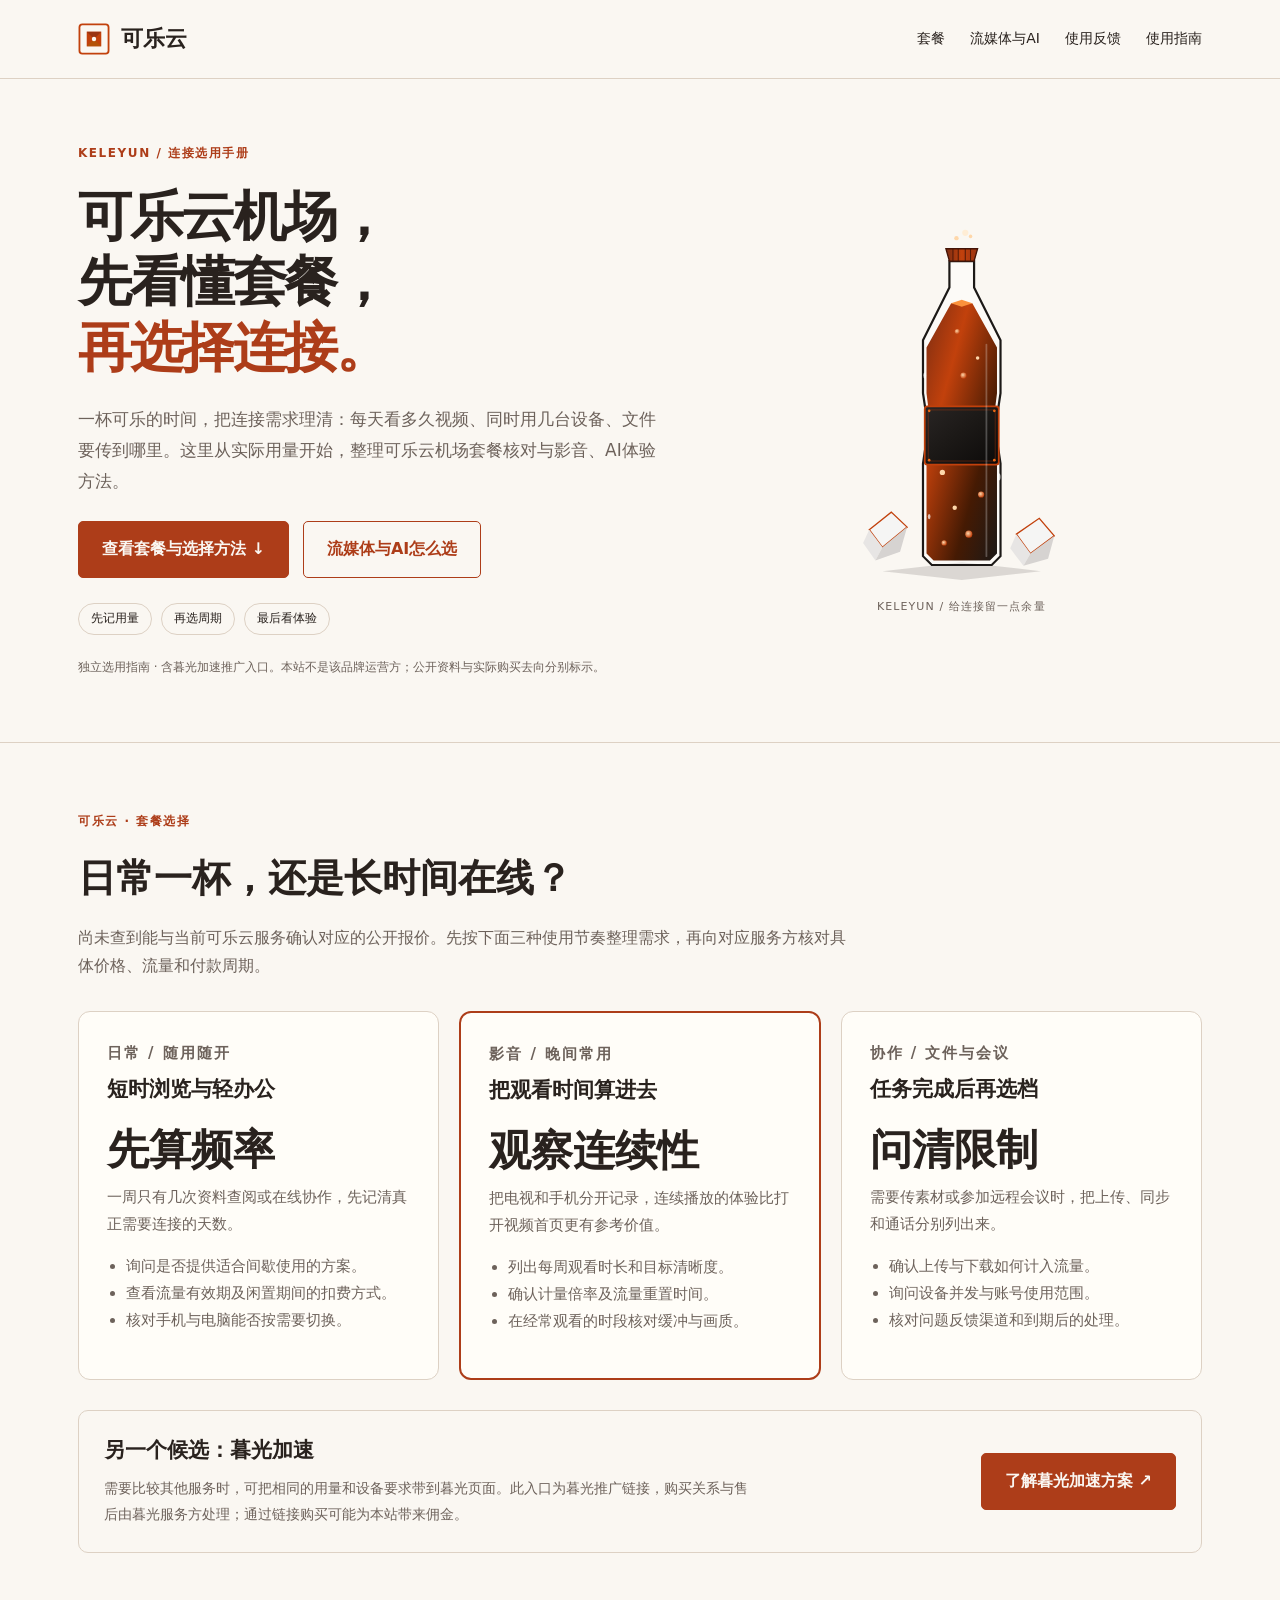
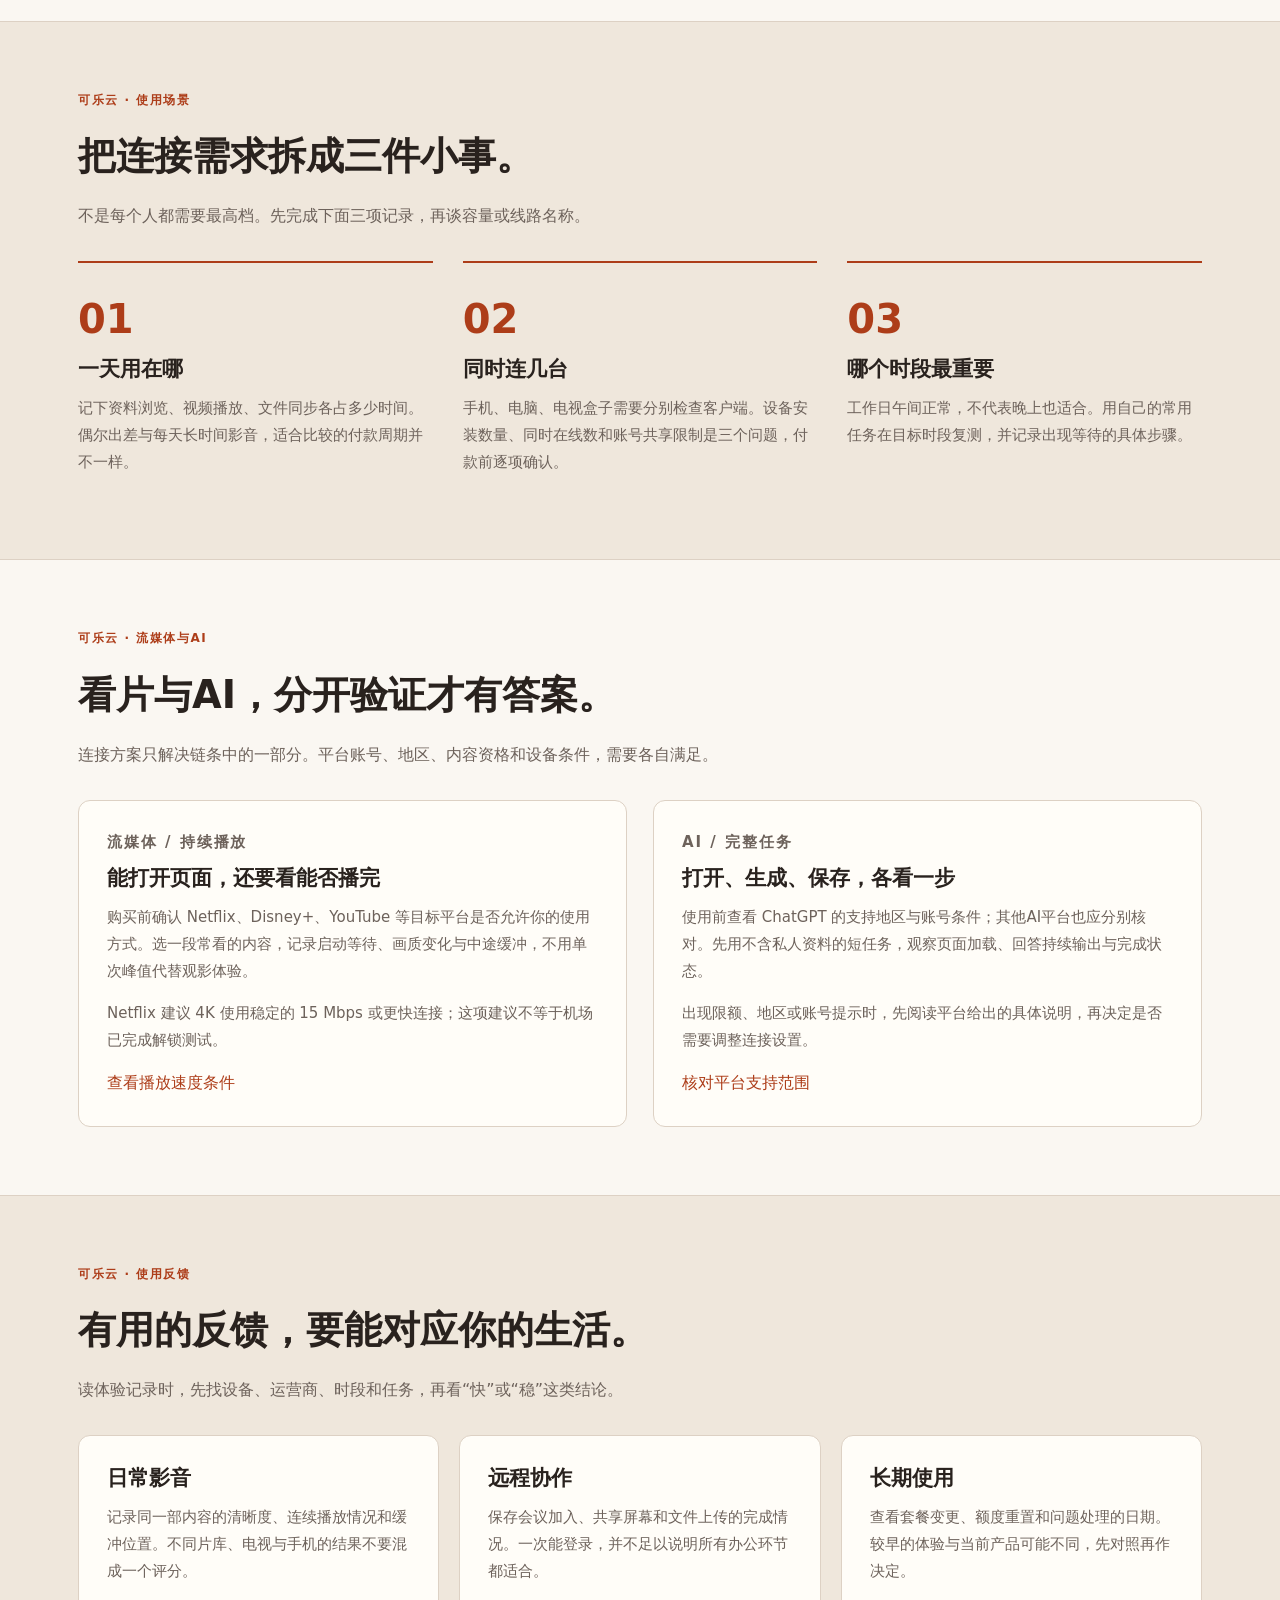
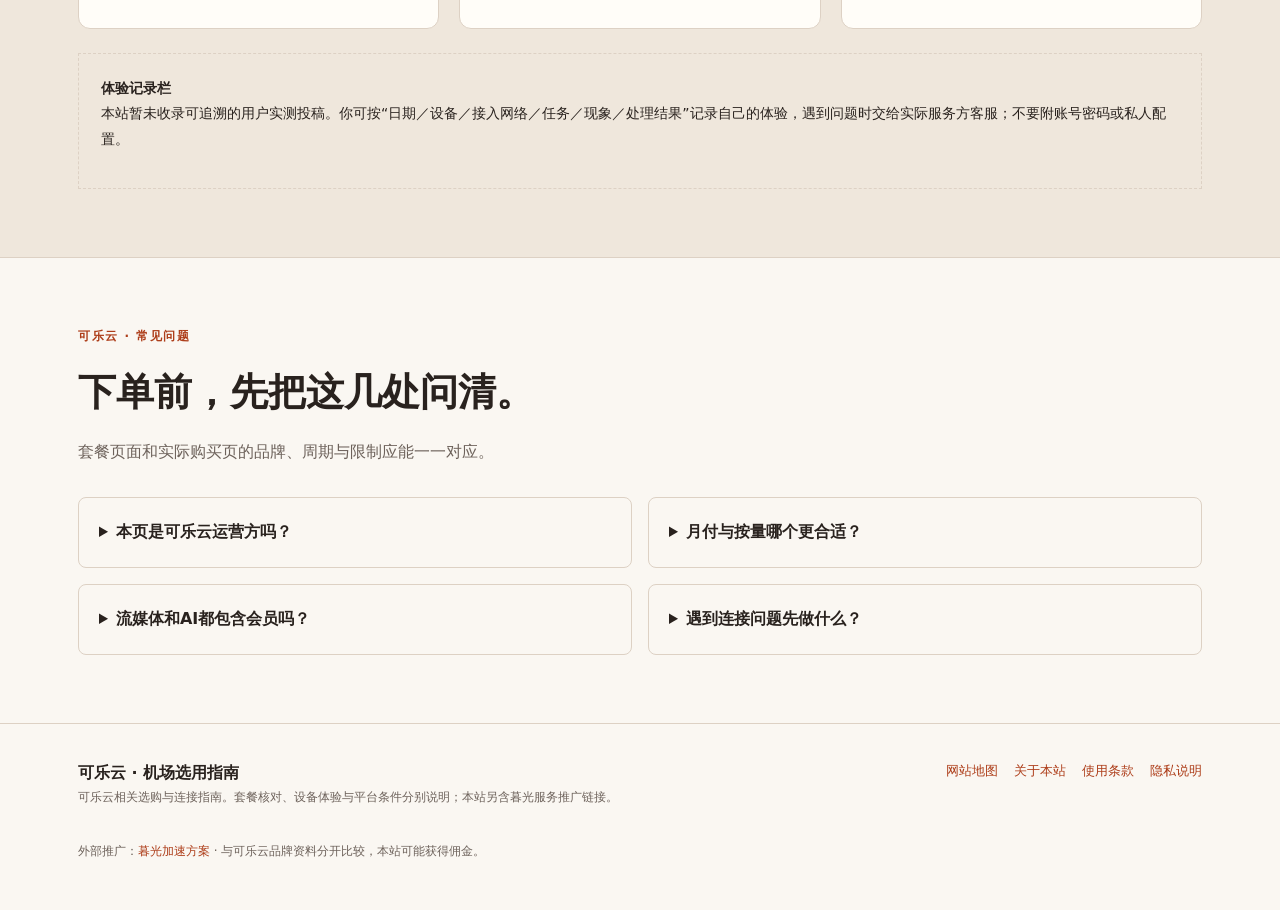
<file: index.html>
<!DOCTYPE html>

<html lang="zh-CN"><head>
<meta charset="utf-8"/>
<meta content="width=device-width, initial-scale=1.0" name="viewport"/>
<title>可乐云机场套餐怎么选｜价格对比、流媒体与AI使用指南</title>
<meta content="从日常影音到远程协作，把预算、设备与使用时段放在一起比较。这里整理可乐云同名品牌的识别方法、公开套餐资料和购买前的体验检查，帮你选得更明白。" name="description"/>
<!-- Open Graph 社交分享元数据 -->
<!-- Twitter Card 元数据 -->
<!-- JSON-LD 结构化数据 (Schema.org Product) -->
<link href="style.css" rel="stylesheet"/>
<link href="https://keleyun.ink/" rel="canonical"/><meta content="可乐云机场套餐怎么选｜价格对比、流媒体与AI使用指南" property="og:title"/><meta content="从日常影音到远程协作，把预算、设备与使用时段放在一起比较。这里整理可乐云同名品牌的识别方法、公开套餐资料和购买前的体验检查，帮你选得更明白。" property="og:description"/><meta content="https://keleyun.ink/" property="og:url"/><meta content="website" property="og:type"/><meta content="可乐云选用指南" property="og:site_name"/><meta content="summary" name="twitter:card"/><link href="editorial.css" rel="stylesheet"/><script type="application/ld+json">{"@context": "https://schema.org", "@type": "WebPage", "name": "可乐云机场套餐怎么选｜价格对比、流媒体与AI使用指南", "url": "https://keleyun.ink/", "inLanguage": "zh-CN", "description": "从日常影音到远程协作，把预算、设备与使用时段放在一起比较。这里整理可乐云同名品牌的识别方法、公开套餐资料和购买前的体验检查，帮你选得更明白。"}</script></head><body class="cola"><header class="site-nav"><div class="shell nav-inner"><a class="wordmark" href="index.html"><svg aria-hidden="true" fill="none" height="36" viewbox="0 0 44 44" width="36" xmlns="http://www.w3.org/2000/svg">
<rect fill="#faf7f2" height="40" rx="4" stroke="#c2410c" stroke-width="2.5" width="40" x="2" y="2"></rect>
<!-- 矿石金石切面与焦糖徽记 -->
<path d="M12 12H32V32H12Z" fill="#c2410c"></path>
<path d="M12 12L22 22L32 12" fill="#9a3412"></path>
<path d="M12 32L22 22L32 32" fill="#b45309"></path>
<circle cx="22" cy="22" fill="#faf7f2" r="3"></circle>
</svg><span>可乐云</span></a><nav aria-label="主导航" class="site-links"><a href="index.html#pricing">套餐</a><a href="index.html#enterprise-ai">流媒体与AI</a><a href="index.html#testimonials">使用反馈</a><a href="dispatch.html">使用指南</a></nav><details class="mobile-nav"><summary>导航</summary><nav aria-label="手机导航"><a href="index.html#pricing">套餐</a><a href="index.html#enterprise-ai">流媒体与AI</a><a href="index.html#testimonials">使用反馈</a><a href="dispatch.html">使用指南</a></nav></details></div></header><main><section class="hero-new" data-section="hero"><div class="shell hero-layout"><div><p class="eyebrow">KELEYUN / 连接选用手册</p><h1>可乐云机场，<br/>先看懂套餐，<br/><em>再选择连接。</em></h1><p class="hero-intro">一杯可乐的时间，把连接需求理清：每天看多久视频、同时用几台设备、文件要传到哪里。这里从实际用量开始，整理可乐云机场套餐核对与影音、AI体验方法。</p><div class="actions"><a class="button" data-package-cta="" href="#pricing">查看套餐与选择方法 ↓</a><a class="button secondary" href="#enterprise-ai">流媒体与AI怎么选</a></div><div class="hero-tags"><span>先记用量</span><span>再选周期</span><span>最后看体验</span></div><p class="disclosure">独立选用指南 · 含暮光加速推广入口。本站不是该品牌运营方；公开资料与实际购买去向分别标示。</p></div><figure class="hero-visual"><svg aria-label="可乐云品牌视觉示意" class="chisel-bottle-svg" fill="none" height="390" role="img" viewbox="0 0 280 420" width="260" xmlns="http://www.w3.org/2000/svg">
<defs>
<!-- 典藏可乐黑金焦糖色液体渐变 -->
<lineargradient id="chiselCokeFluid" x1="0" x2="1" y1="0" y2="1">
<stop offset="0%" stop-color="#7c2d12"></stop>
<stop offset="30%" stop-color="#c2410c"></stop>
<stop offset="70%" stop-color="#451a03"></stop>
<stop offset="100%" stop-color="#1c1917"></stop>
</lineargradient>
<!-- 矿石玻璃棱面反光渐变 -->
<lineargradient id="mineralGlassFacet" x1="0" x2="1" y1="0" y2="0">
<stop offset="0%" stop-color="rgba(255,255,255,0.7)"></stop>
<stop offset="20%" stop-color="rgba(255,255,255,0.08)"></stop>
<stop offset="80%" stop-color="rgba(194,65,12,0.18)"></stop>
<stop offset="100%" stop-color="rgba(255,255,255,0.45)"></stop>
</lineargradient>
<!-- 铜铸瓶盖渐变 -->
<lineargradient id="copperCapGrad" x1="0" x2="1" y1="0" y2="0">
<stop offset="0%" stop-color="#7c2d12"></stop>
<stop offset="50%" stop-color="#c2410c"></stop>
<stop offset="100%" stop-color="#9a3412"></stop>
</lineargradient>
<!-- 雕琢金属铜质铭牌渐变 -->
<lineargradient id="bronzePlateGrad" x1="0" x2="1" y1="0" y2="1">
<stop offset="0%" stop-color="#292524"></stop>
<stop offset="45%" stop-color="#1c1917"></stop>
<stop offset="100%" stop-color="#0c0a09"></stop>
</lineargradient>
<!-- 金色微气泡渐变 -->
<radialgradient cx="40%" cy="40%" id="goldBubbleGlow" r="60%">
<stop offset="0%" stop-color="#fed7aa"></stop>
<stop offset="100%" stop-color="#c2410c"></stop>
</radialgradient>
</defs>
<!-- 玄武岩石质基底展台阴影 -->
<polygon class="stone-pedestal-shadow" fill="rgba(28, 25, 23, 0.14)" points="50,402 140,412 230,402 140,392"></polygon>
<!-- 伴随切削岩石晶体 1 (左下) -->
<g class="chisel-rock-crystal rock-left">
<polygon fill="#f5f5f4" points="35,355 60,335 78,352 50,375" stroke="#c2410c" stroke-width="1.5"></polygon>
<polygon fill="#e7e5e4" points="35,355 50,375 42,390 28,370"></polygon>
<polygon fill="#d6d3d1" points="50,375 78,352 70,380 42,390"></polygon>
</g>
<!-- 伴随切削岩石晶体 2 (右下) -->
<g class="chisel-rock-crystal rock-right">
<polygon fill="#f5f5f4" points="202,360 228,342 245,362 218,382" stroke="#c2410c" stroke-width="1.5"></polygon>
<polygon fill="#e7e5e4" points="202,360 218,382 210,396 195,376"></polygon>
<polygon fill="#d6d3d1" points="218,382 245,362 238,388 210,396"></polygon>
</g>
<!-- 切削棱面矿石玻璃瓶外轮廓 -->
<path d="M126 50 L126 80 L96 140 L96 200 L102 240 L96 280 L96 385 L106 395 L174 395 L184 385 L184 280 L178 240 L184 200 L184 140 L154 80 L154 50 Z" fill="rgba(255, 255, 255, 0.35)" stroke="#1c1917" stroke-width="2.5"></path>
<!-- 瓶内典藏可乐液体 -->
<path class="chisel-coke-liquid" d="M128 98 L100 148 L100 200 L105 240 L100 280 L100 382 L108 390 L172 390 L180 382 L180 280 L175 240 L180 200 L180 148 L152 98 Z" fill="url(#chiselCokeFluid)"></path>
<!-- 瓶内波浪液面 -->
<polygon class="chisel-liquid-meniscus" fill="#fb923c" points="128,98 140,94 152,98 140,102"></polygon>
<!-- 瓶身中央金属铜质雕刻铭牌 -->
<g class="chisel-bottle-plaque">
<rect fill="url(#bronzePlateGrad)" height="66" rx="3" stroke="#c2410c" stroke-width="2" width="84" x="98" y="215"></rect>
<!-- 铭牌四角金石铆钉 -->
<circle cx="103" cy="220" fill="#f97316" r="1.5"></circle>
<circle cx="177" cy="220" fill="#f97316" r="1.5"></circle>
<circle cx="103" cy="276" fill="#f97316" r="1.5"></circle>
<circle cx="177" cy="276" fill="#f97316" r="1.5"></circle>
<!-- 铭牌压印文字 -->
<!-- 铭牌边框内凹金线 -->
<rect fill="none" height="58" rx="2" stroke="rgba(194,65,12,0.4)" stroke-width="1" width="76" x="102" y="219"></rect>
</g>
<!-- 玻璃切削棱柱高光线 -->
<line stroke="url(#mineralGlassFacet)" stroke-linecap="round" stroke-width="4" x1="112" x2="112" y1="145" y2="385"></line>
<line stroke="rgba(255,255,255,0.25)" stroke-linecap="round" stroke-width="2" x1="168" x2="168" y1="145" y2="385"></line>
<!-- 瓶内金石碳酸上升金气泡 -->
<g class="chisel-bubbles">
<circle class="cb-ink cb-ink-1" cx="120" cy="370" fill="url(#goldBubbleGlow)" r="3"></circle>
<circle class="cb-ink cb-ink-2" cx="148" cy="360" fill="url(#goldBubbleGlow)" r="4"></circle>
<circle class="cb-ink cb-ink-3" cx="132" cy="330" fill="#fed7aa" r="2.5"></circle>
<circle class="cb-ink cb-ink-4" cx="162" cy="315" fill="url(#goldBubbleGlow)" r="3.5"></circle>
<circle class="cb-ink cb-ink-5" cx="118" cy="290" fill="#fed7aa" r="3"></circle>
<circle class="cb-ink cb-ink-6" cx="142" cy="180" fill="url(#goldBubbleGlow)" r="3.5"></circle>
<circle class="cb-ink cb-ink-7" cx="158" cy="160" fill="#fed7aa" r="2"></circle>
<circle class="cb-ink cb-ink-8" cx="135" cy="130" fill="url(#goldBubbleGlow)" r="3"></circle>
</g>
<!-- 铜铸皇冠瓶盖 -->
<g class="chisel-crown-cap">
<polygon fill="url(#copperCapGrad)" points="122,36 158,36 154,50 126,50" stroke="#431407" stroke-width="1.5"></polygon>
<line stroke="#431407" stroke-width="1" x1="130" x2="130" y1="36" y2="50"></line>
<line stroke="#431407" stroke-width="1" x1="136" x2="136" y1="36" y2="50"></line>
<line stroke="#431407" stroke-width="1" x1="144" x2="144" y1="36" y2="50"></line>
<line stroke="#431407" stroke-width="1" x1="150" x2="150" y1="36" y2="50"></line>
</g>
<!-- 瓶口微量冷凝白气微粒 -->
<g class="chisel-mist-group">
<circle class="cm cm1" cx="134" cy="24" fill="#fed7aa" r="2.5"></circle>
<circle class="cm cm2" cx="144" cy="18" fill="#ffedd5" r="3.5"></circle>
<circle class="cm cm3" cx="150" cy="22" fill="#fed7aa" r="2"></circle>
</g>
<!-- 瓶身外部冷凝水滴 (切削石质风) -->
<ellipse class="stone-drop s1" cx="98" cy="180" fill="rgba(255,255,255,0.75)" rx="1.5" ry="3.5"></ellipse>
<ellipse class="stone-drop s2" cx="182" cy="295" fill="rgba(255,255,255,0.75)" rx="2" ry="4"></ellipse>
<ellipse class="stone-drop s3" cx="103" cy="340" fill="rgba(255,255,255,0.7)" rx="1.5" ry="3"></ellipse>
</svg><figcaption>KELEYUN / 给连接留一点余量</figcaption></figure></div></section><section class="editor-section" data-section="pricing" id="pricing"><div class="shell"><p class="eyebrow">可乐云 · 套餐选择</p><h2>日常一杯，还是长时间在线？</h2><p class="section-intro">尚未查到能与当前可乐云服务确认对应的公开报价。先按下面三种使用节奏整理需求，再向对应服务方核对具体价格、流量和付款周期。</p><div class="cards"><article class="card"><p class="eyebrow">日常 / 随用随开</p><h3>短时浏览与轻办公</h3><p class="price">先算频率</p><p class="plan-copy">一周只有几次资料查阅或在线协作，先记清真正需要连接的天数。</p><ul><li>询问是否提供适合间歇使用的方案。</li><li>查看流量有效期及闲置期间的扣费方式。</li><li>核对手机与电脑能否按需要切换。</li></ul></article><article class="card highlight"><p class="eyebrow">影音 / 晚间常用</p><h3>把观看时间算进去</h3><p class="price">观察连续性</p><p class="plan-copy">把电视和手机分开记录，连续播放的体验比打开视频首页更有参考价值。</p><ul><li>列出每周观看时长和目标清晰度。</li><li>确认计量倍率及流量重置时间。</li><li>在经常观看的时段核对缓冲与画质。</li></ul></article><article class="card"><p class="eyebrow">协作 / 文件与会议</p><h3>任务完成后再选档</h3><p class="price">问清限制</p><p class="plan-copy">需要传素材或参加远程会议时，把上传、同步和通话分别列出来。</p><ul><li>确认上传与下载如何计入流量。</li><li>询问设备并发与账号使用范围。</li><li>核对问题反馈渠道和到期后的处理。</li></ul></article></div><div class="partner"><div><h3>另一个候选：暮光加速</h3><p>需要比较其他服务时，可把相同的用量和设备要求带到暮光页面。此入口为暮光推广链接，购买关系与售后由暮光服务方处理；通过链接购买可能为本站带来佣金。</p></div><a class="button" href="https://ww012.twilightaff.com/#/?code=A56DH1Af" rel="noopener nofollow sponsored" target="_blank">了解暮光加速方案 ↗</a></div></div></section><section class="editor-section alt" data-section="features" id="stability"><div class="shell"><p class="eyebrow">可乐云 · 使用场景</p><h2>把连接需求拆成三件小事。</h2><p class="section-intro">不是每个人都需要最高档。先完成下面三项记录，再谈容量或线路名称。</p><div class="steps"><article><span class="number">01</span><h3>一天用在哪</h3><p>记下资料浏览、视频播放、文件同步各占多少时间。偶尔出差与每天长时间影音，适合比较的付款周期并不一样。</p></article><article><span class="number">02</span><h3>同时连几台</h3><p>手机、电脑、电视盒子需要分别检查客户端。设备安装数量、同时在线数和账号共享限制是三个问题，付款前逐项确认。</p></article><article><span class="number">03</span><h3>哪个时段最重要</h3><p>工作日午间正常，不代表晚上也适合。用自己的常用任务在目标时段复测，并记录出现等待的具体步骤。</p></article></div></div></section><section class="editor-section" data-section="streaming" id="enterprise-ai"><div class="shell"><p class="eyebrow">可乐云 · 流媒体与AI</p><h2>看片与AI，分开验证才有答案。</h2><p class="section-intro">连接方案只解决链条中的一部分。平台账号、地区、内容资格和设备条件，需要各自满足。</p><div class="two-col"><article class="card"><p class="eyebrow">流媒体 / 持续播放</p><h3>能打开页面，还要看能否播完</h3><p>购买前确认 Netflix、Disney+、YouTube 等目标平台是否允许你的使用方式。选一段常看的内容，记录启动等待、画质变化与中途缓冲，不用单次峰值代替观影体验。</p><p>Netflix 建议 4K 使用稳定的 15 Mbps 或更快连接；这项建议不等于机场已完成解锁测试。</p><a href="https://help.netflix.com/zh-cn/node/306">查看播放速度条件</a></article><article class="card"><p class="eyebrow">AI / 完整任务</p><h3>打开、生成、保存，各看一步</h3><p>使用前查看 ChatGPT 的支持地区与账号条件；其他AI平台也应分别核对。先用不含私人资料的短任务，观察页面加载、回答持续输出与完成状态。</p><p>出现限额、地区或账号提示时，先阅读平台给出的具体说明，再决定是否需要调整连接设置。</p><a href="https://help.openai.com/en/articles/7947663-chatgpt-supported-countries">核对平台支持范围</a></article></div></div></section><section class="editor-section alt" data-section="reviews" id="testimonials"><div class="shell"><p class="eyebrow">可乐云 · 使用反馈</p><h2>有用的反馈，要能对应你的生活。</h2><p class="section-intro">读体验记录时，先找设备、运营商、时段和任务，再看“快”或“稳”这类结论。</p><div class="cards"><article class="card"><h3>日常影音</h3><p>记录同一部内容的清晰度、连续播放情况和缓冲位置。不同片库、电视与手机的结果不要混成一个评分。</p></article><article class="card"><h3>远程协作</h3><p>保存会议加入、共享屏幕和文件上传的完成情况。一次能登录，并不足以说明所有办公环节都适合。</p></article><article class="card"><h3>长期使用</h3><p>查看套餐变更、额度重置和问题处理的日期。较早的体验与当前产品可能不同，先对照再作决定。</p></article></div><div class="feedback-note"><strong>体验记录栏</strong><p>本站暂未收录可追溯的用户实测投稿。你可按“日期／设备／接入网络／任务／现象／处理结果”记录自己的体验，遇到问题时交给实际服务方客服；不要附账号密码或私人配置。</p></div></div></section><section class="editor-section" data-section="faq" id="faq"><div class="shell"><p class="eyebrow">可乐云 · 常见问题</p><h2>下单前，先把这几处问清。</h2><p class="section-intro">套餐页面和实际购买页的品牌、周期与限制应能一一对应。</p><div class="faq-grid"><details><summary>本页是可乐云运营方吗？</summary><p>本站提供独立的选用信息，不运营可乐云节点。页面中的暮光入口是另一项服务的推广链接，请分别核对品牌、套餐和收款方。</p></details><details><summary>月付与按量哪个更合适？</summary><p>固定月用量可比较周期方案；间歇使用则检查按量产品的有效期、用尽行为与适用节点。不要只用宣传总流量计算使用期限。</p></details><details><summary>流媒体和AI都包含会员吗？</summary><p>机场连接费用通常不能代表平台会员权益。请分别确认平台账号、地区与付费内容条件，再核对服务方支持说明。</p></details><details><summary>遇到连接问题先做什么？</summary><p>先确认本地网络、账号有效期与当前客户端配置，再记录错误和发生时段。不要一次改动所有设置，以免丢掉有效线索。</p></details></div></div></section></main><footer class="site-footer"><div class="shell footer-inner"><div><strong>可乐云 · 机场选用指南</strong><p>可乐云相关选购与连接指南。套餐核对、设备体验与平台条件分别说明；本站另含暮光服务推广链接。</p></div><nav aria-label="页脚" class="footer-links"><a href="sitemap.html">网站地图</a><a href="about.html">关于本站</a><a href="terms.html">使用条款</a><a href="privacy.html">隐私说明</a></nav></div><div class="shell"><p class="source-line">外部推广：<a href="https://ww012.twilightaff.com/#/?code=A56DH1Af" rel="noopener nofollow sponsored" target="_blank">暮光加速方案</a> · 与可乐云品牌资料分开比较，本站可能获得佣金。</p></div></footer><script defer="" src="guide.js"></script></body></html>
</file>
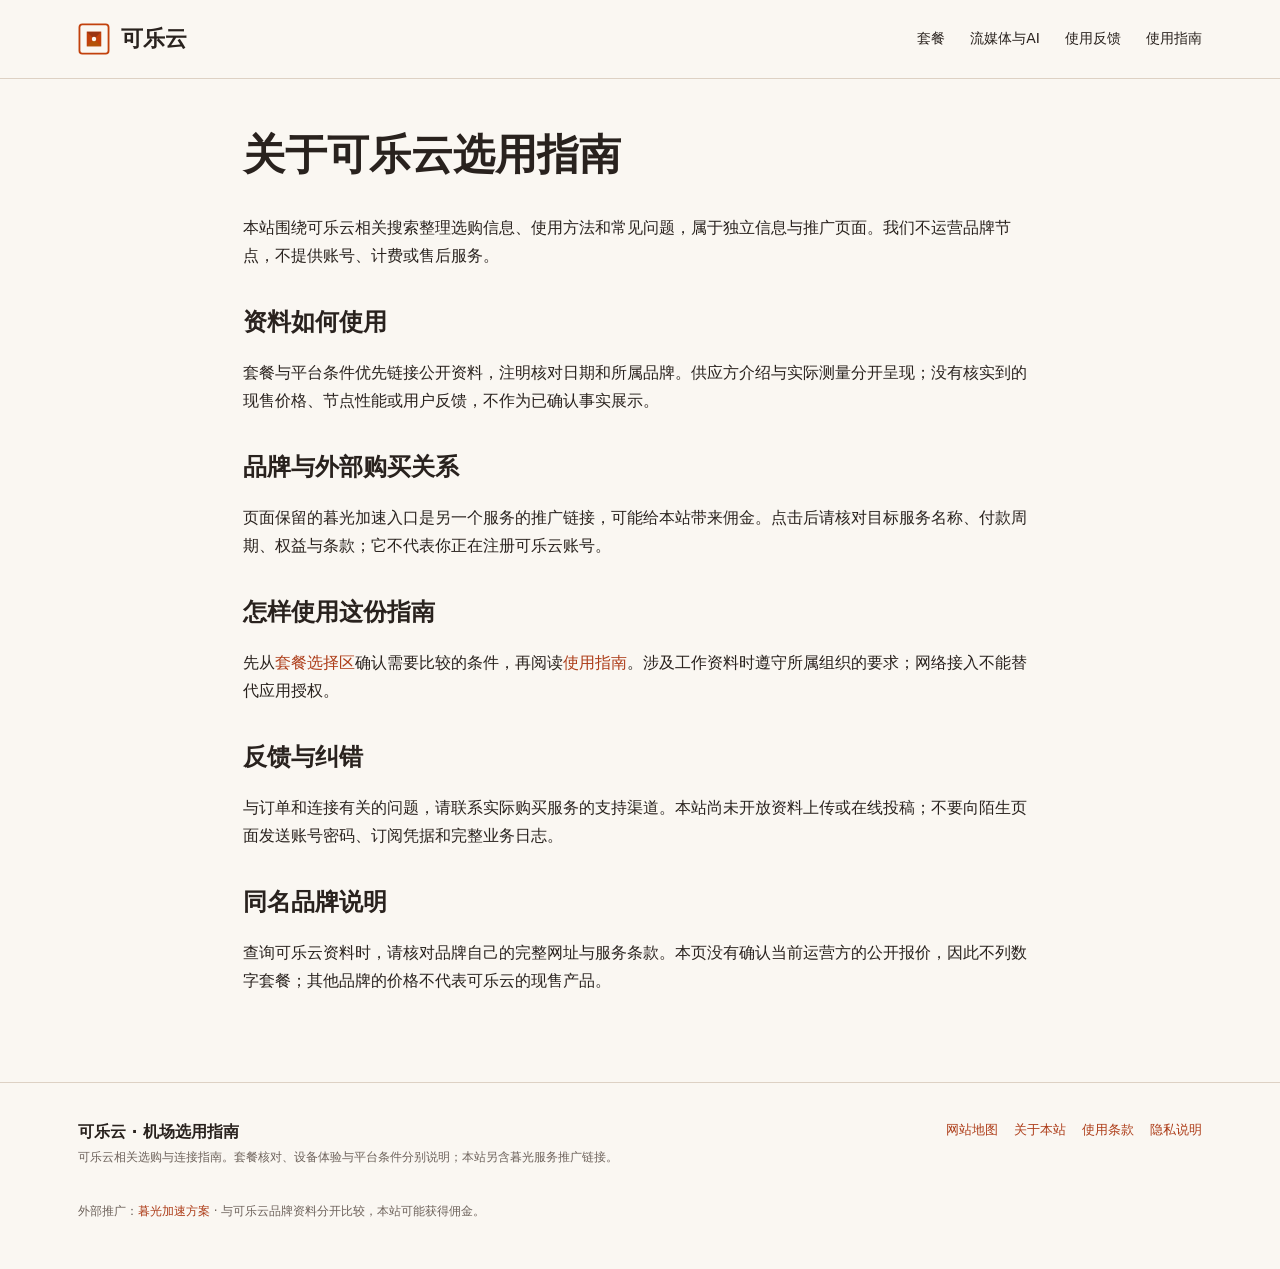
<file: about.html>
<!DOCTYPE html>

<html lang="zh-CN"><head><meta charset="utf-8"/><meta content="width=device-width,initial-scale=1" name="viewport"/><title>关于可乐云选用指南</title><link href="style.css" rel="stylesheet"/><meta content="了解本站资料来源、独立推广性质与外部购买关系。" name="description"/><link href="https://keleyun.ink/about.html" rel="canonical"/><meta content="关于可乐云选用指南" property="og:title"/><meta content="了解本站资料来源、独立推广性质与外部购买关系。" property="og:description"/><meta content="https://keleyun.ink/about.html" property="og:url"/><meta content="website" property="og:type"/><meta content="可乐云选用指南" property="og:site_name"/><meta content="summary" name="twitter:card"/><link href="editorial.css" rel="stylesheet"/><script type="application/ld+json">{"@context": "https://schema.org", "@type": "WebPage", "name": "关于可乐云选用指南", "url": "https://keleyun.ink/about.html", "inLanguage": "zh-CN", "description": "了解本站资料来源、独立推广性质与外部购买关系。"}</script></head><body class="cola"><header class="site-nav"><div class="shell nav-inner"><a class="wordmark" href="index.html"><svg aria-hidden="true" fill="none" height="36" viewbox="0 0 44 44" width="36" xmlns="http://www.w3.org/2000/svg">
<rect fill="#faf7f2" height="40" rx="4" stroke="#c2410c" stroke-width="2.5" width="40" x="2" y="2"></rect>
<!-- 矿石金石切面与焦糖徽记 -->
<path d="M12 12H32V32H12Z" fill="#c2410c"></path>
<path d="M12 12L22 22L32 12" fill="#9a3412"></path>
<path d="M12 32L22 22L32 32" fill="#b45309"></path>
<circle cx="22" cy="22" fill="#faf7f2" r="3"></circle>
</svg><span>可乐云</span></a><nav aria-label="主导航" class="site-links"><a href="index.html#pricing">套餐</a><a href="index.html#enterprise-ai">流媒体与AI</a><a href="index.html#testimonials">使用反馈</a><a href="dispatch.html">使用指南</a></nav><details class="mobile-nav"><summary>导航</summary><nav aria-label="手机导航"><a href="index.html#pricing">套餐</a><a href="index.html#enterprise-ai">流媒体与AI</a><a href="index.html#testimonials">使用反馈</a><a href="dispatch.html">使用指南</a></nav></details></div></header><main class="content-page"><h1>关于可乐云选用指南</h1><p>本站围绕可乐云相关搜索整理选购信息、使用方法和常见问题，属于独立信息与推广页面。我们不运营品牌节点，不提供账号、计费或售后服务。</p><h2>资料如何使用</h2><p>套餐与平台条件优先链接公开资料，注明核对日期和所属品牌。供应方介绍与实际测量分开呈现；没有核实到的现售价格、节点性能或用户反馈，不作为已确认事实展示。</p><h2>品牌与外部购买关系</h2><p>页面保留的暮光加速入口是另一个服务的推广链接，可能给本站带来佣金。点击后请核对目标服务名称、付款周期、权益与条款；它不代表你正在注册可乐云账号。</p><h2>怎样使用这份指南</h2><p>先从<a href="index.html#pricing">套餐选择区</a>确认需要比较的条件，再阅读<a href="dispatch.html">使用指南</a>。涉及工作资料时遵守所属组织的要求；网络接入不能替代应用授权。</p><h2>反馈与纠错</h2><p>与订单和连接有关的问题，请联系实际购买服务的支持渠道。本站尚未开放资料上传或在线投稿；不要向陌生页面发送账号密码、订阅凭据和完整业务日志。</p><h2>同名品牌说明</h2><p>查询可乐云资料时，请核对品牌自己的完整网址与服务条款。本页没有确认当前运营方的公开报价，因此不列数字套餐；其他品牌的价格不代表可乐云的现售产品。</p></main><footer class="site-footer"><div class="shell footer-inner"><div><strong>可乐云 · 机场选用指南</strong><p>可乐云相关选购与连接指南。套餐核对、设备体验与平台条件分别说明；本站另含暮光服务推广链接。</p></div><nav aria-label="页脚" class="footer-links"><a href="sitemap.html">网站地图</a><a href="about.html">关于本站</a><a href="terms.html">使用条款</a><a href="privacy.html">隐私说明</a></nav></div><div class="shell"><p class="source-line">外部推广：<a href="https://ww012.twilightaff.com/#/?code=A56DH1Af" rel="noopener nofollow sponsored" target="_blank">暮光加速方案</a> · 与可乐云品牌资料分开比较，本站可能获得佣金。</p></div></footer><script defer="" src="guide.js"></script></body></html>
</file>
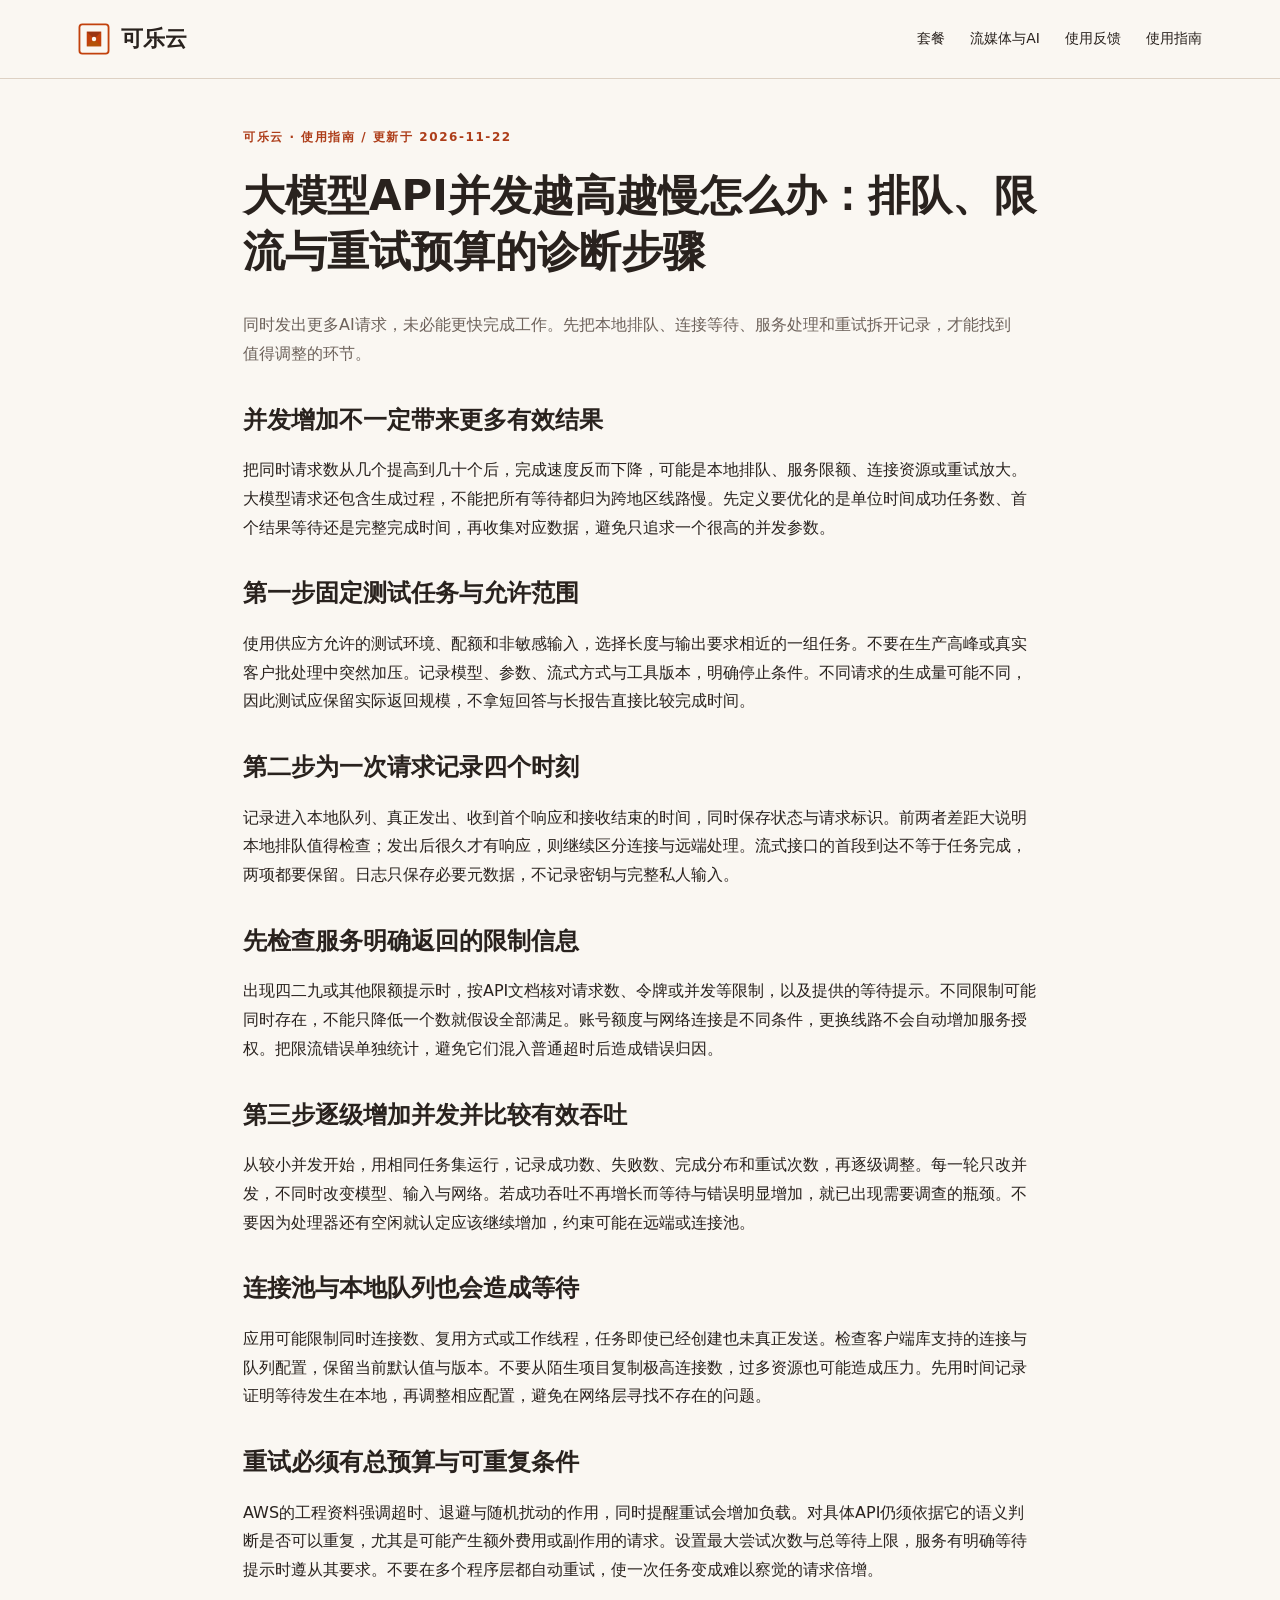
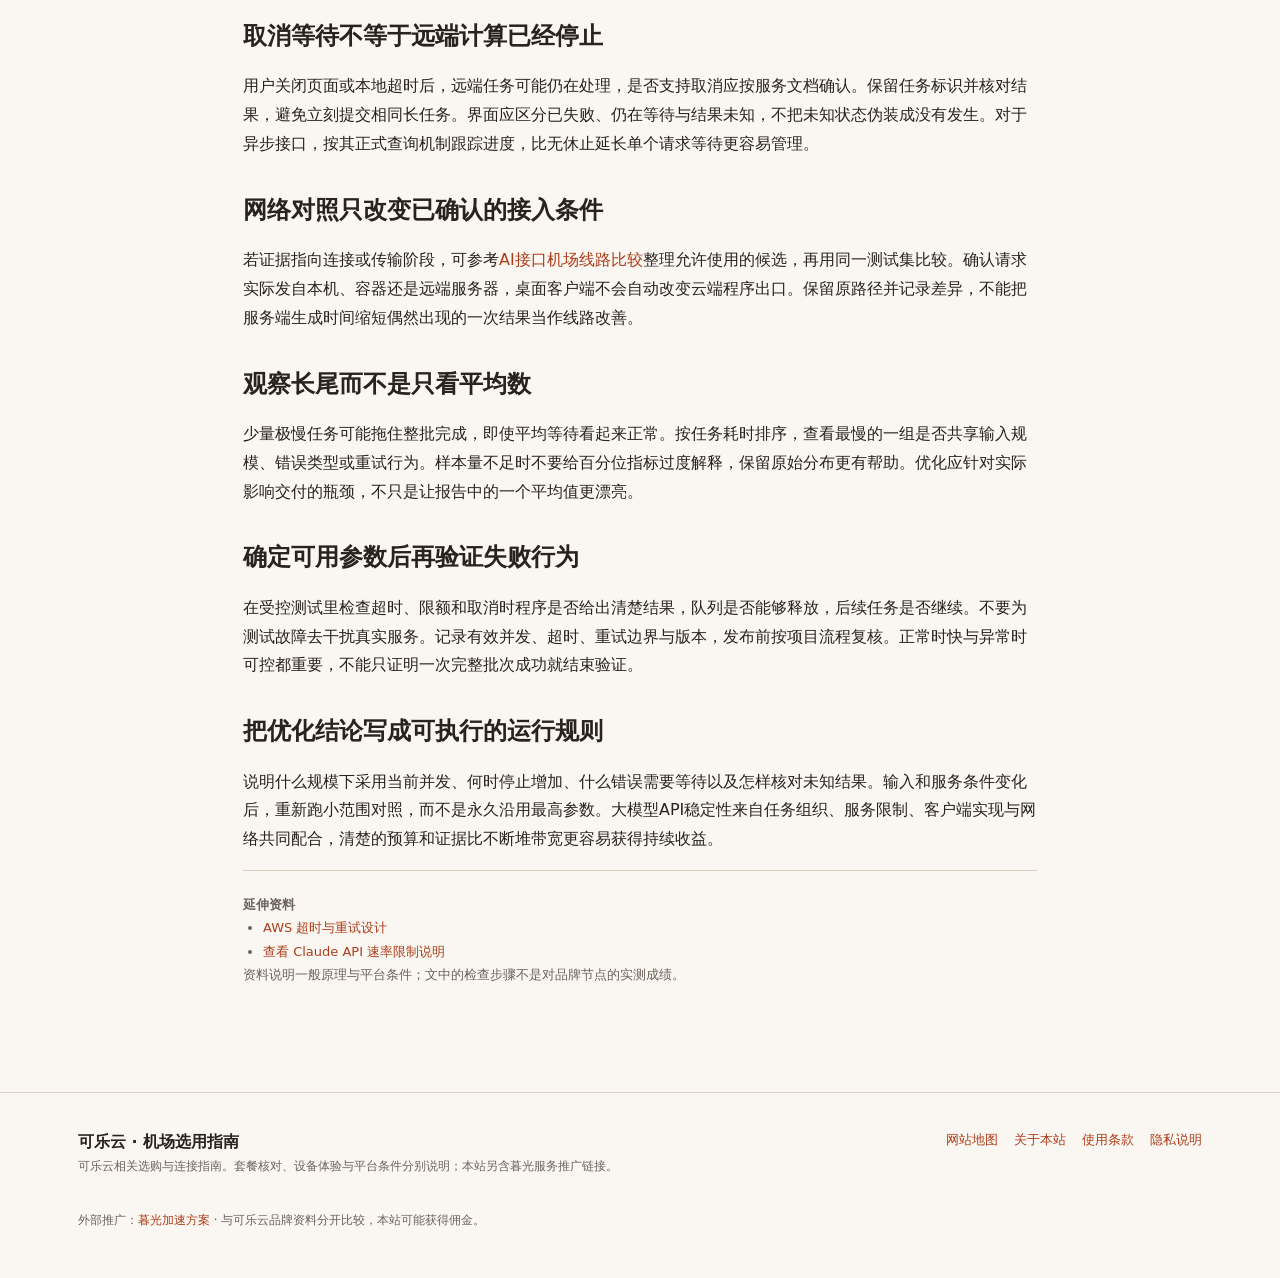
<file: ai-cluster-api-concurrency-stability.html>
<!DOCTYPE html>

<html lang="zh-CN"><head><meta charset="utf-8"/><meta content="width=device-width,initial-scale=1" name="viewport"/><title>大模型API并发越高越慢怎么办：排队、限流与重试预算的诊断步骤</title><link href="style.css" rel="stylesheet"/><meta content="同时发出更多AI请求，未必能更快完成工作。先把本地排队、连接等待、服务处理和重试拆开记录，才能找到值得调整的环节。" name="description"/><link href="https://keleyun.ink/ai-cluster-api-concurrency-stability.html" rel="canonical"/><meta content="大模型API并发越高越慢怎么办：排队、限流与重试预算的诊断步骤" property="og:title"/><meta content="同时发出更多AI请求，未必能更快完成工作。先把本地排队、连接等待、服务处理和重试拆开记录，才能找到值得调整的环节。" property="og:description"/><meta content="https://keleyun.ink/ai-cluster-api-concurrency-stability.html" property="og:url"/><meta content="website" property="og:type"/><meta content="可乐云选用指南" property="og:site_name"/><meta content="summary" name="twitter:card"/><link href="editorial.css" rel="stylesheet"/><script type="application/ld+json">{"@context": "https://schema.org", "@type": "WebPage", "name": "大模型API并发越高越慢怎么办：排队、限流与重试预算的诊断步骤", "url": "https://keleyun.ink/ai-cluster-api-concurrency-stability.html", "inLanguage": "zh-CN", "description": "同时发出更多AI请求，未必能更快完成工作。先把本地排队、连接等待、服务处理和重试拆开记录，才能找到值得调整的环节。"}</script></head><body class="cola"><header class="site-nav"><div class="shell nav-inner"><a class="wordmark" href="index.html"><svg aria-hidden="true" fill="none" height="36" viewbox="0 0 44 44" width="36" xmlns="http://www.w3.org/2000/svg">
<rect fill="#faf7f2" height="40" rx="4" stroke="#c2410c" stroke-width="2.5" width="40" x="2" y="2"></rect>
<!-- 矿石金石切面与焦糖徽记 -->
<path d="M12 12H32V32H12Z" fill="#c2410c"></path>
<path d="M12 12L22 22L32 12" fill="#9a3412"></path>
<path d="M12 32L22 22L32 32" fill="#b45309"></path>
<circle cx="22" cy="22" fill="#faf7f2" r="3"></circle>
</svg><span>可乐云</span></a><nav aria-label="主导航" class="site-links"><a href="index.html#pricing">套餐</a><a href="index.html#enterprise-ai">流媒体与AI</a><a href="index.html#testimonials">使用反馈</a><a href="dispatch.html">使用指南</a></nav><details class="mobile-nav"><summary>导航</summary><nav aria-label="手机导航"><a href="index.html#pricing">套餐</a><a href="index.html#enterprise-ai">流媒体与AI</a><a href="index.html#testimonials">使用反馈</a><a href="dispatch.html">使用指南</a></nav></details></div></header><main class="content-page"><p class="eyebrow">可乐云 · 使用指南 / 更新于 2026-11-22</p><h1>大模型API并发越高越慢怎么办：排队、限流与重试预算的诊断步骤</h1><p class="section-intro">同时发出更多AI请求，未必能更快完成工作。先把本地排队、连接等待、服务处理和重试拆开记录，才能找到值得调整的环节。</p><div data-content="article" data-swc-article-body="2026-11-16"><h2>并发增加不一定带来更多有效结果</h2><p>把同时请求数从几个提高到几十个后，完成速度反而下降，可能是本地排队、服务限额、连接资源或重试放大。大模型请求还包含生成过程，不能把所有等待都归为跨地区线路慢。先定义要优化的是单位时间成功任务数、首个结果等待还是完整完成时间，再收集对应数据，避免只追求一个很高的并发参数。</p><h2>第一步固定测试任务与允许范围</h2><p>使用供应方允许的测试环境、配额和非敏感输入，选择长度与输出要求相近的一组任务。不要在生产高峰或真实客户批处理中突然加压。记录模型、参数、流式方式与工具版本，明确停止条件。不同请求的生成量可能不同，因此测试应保留实际返回规模，不拿短回答与长报告直接比较完成时间。</p><h2>第二步为一次请求记录四个时刻</h2><p>记录进入本地队列、真正发出、收到首个响应和接收结束的时间，同时保存状态与请求标识。前两者差距大说明本地排队值得检查；发出后很久才有响应，则继续区分连接与远端处理。流式接口的首段到达不等于任务完成，两项都要保留。日志只保存必要元数据，不记录密钥与完整私人输入。</p><h2>先检查服务明确返回的限制信息</h2><p>出现四二九或其他限额提示时，按API文档核对请求数、令牌或并发等限制，以及提供的等待提示。不同限制可能同时存在，不能只降低一个数就假设全部满足。账号额度与网络连接是不同条件，更换线路不会自动增加服务授权。把限流错误单独统计，避免它们混入普通超时后造成错误归因。</p><h2>第三步逐级增加并发并比较有效吞吐</h2><p>从较小并发开始，用相同任务集运行，记录成功数、失败数、完成分布和重试次数，再逐级调整。每一轮只改并发，不同时改变模型、输入与网络。若成功吞吐不再增长而等待与错误明显增加，就已出现需要调查的瓶颈。不要因为处理器还有空闲就认定应该继续增加，约束可能在远端或连接池。</p><h2>连接池与本地队列也会造成等待</h2><p>应用可能限制同时连接数、复用方式或工作线程，任务即使已经创建也未真正发送。检查客户端库支持的连接与队列配置，保留当前默认值与版本。不要从陌生项目复制极高连接数，过多资源也可能造成压力。先用时间记录证明等待发生在本地，再调整相应配置，避免在网络层寻找不存在的问题。</p><h2>重试必须有总预算与可重复条件</h2><p>AWS的工程资料强调超时、退避与随机扰动的作用，同时提醒重试会增加负载。对具体API仍须依据它的语义判断是否可以重复，尤其是可能产生额外费用或副作用的请求。设置最大尝试次数与总等待上限，服务有明确等待提示时遵从其要求。不要在多个程序层都自动重试，使一次任务变成难以察觉的请求倍增。</p><h2>取消等待不等于远端计算已经停止</h2><p>用户关闭页面或本地超时后，远端任务可能仍在处理，是否支持取消应按服务文档确认。保留任务标识并核对结果，避免立刻提交相同长任务。界面应区分已失败、仍在等待与结果未知，不把未知状态伪装成没有发生。对于异步接口，按其正式查询机制跟踪进度，比无休止延长单个请求等待更容易管理。</p><h2>网络对照只改变已确认的接入条件</h2><p>若证据指向连接或传输阶段，可参考<a href="https://dajichang.mom/" rel="nofollow sponsored noopener">AI接口机场线路比较</a>整理允许使用的候选，再用同一测试集比较。确认请求实际发自本机、容器还是远端服务器，桌面客户端不会自动改变云端程序出口。保留原路径并记录差异，不能把服务端生成时间缩短偶然出现的一次结果当作线路改善。</p><h2>观察长尾而不是只看平均数</h2><p>少量极慢任务可能拖住整批完成，即使平均等待看起来正常。按任务耗时排序，查看最慢的一组是否共享输入规模、错误类型或重试行为。样本量不足时不要给百分位指标过度解释，保留原始分布更有帮助。优化应针对实际影响交付的瓶颈，不只是让报告中的一个平均值更漂亮。</p><h2>确定可用参数后再验证失败行为</h2><p>在受控测试里检查超时、限额和取消时程序是否给出清楚结果，队列是否能够释放，后续任务是否继续。不要为测试故障去干扰真实服务。记录有效并发、超时、重试边界与版本，发布前按项目流程复核。正常时快与异常时可控都重要，不能只证明一次完整批次成功就结束验证。</p><h2>把优化结论写成可执行的运行规则</h2><p>说明什么规模下采用当前并发、何时停止增加、什么错误需要等待以及怎样核对未知结果。输入和服务条件变化后，重新跑小范围对照，而不是永久沿用最高参数。大模型API稳定性来自任务组织、服务限制、客户端实现与网络共同配合，清楚的预算和证据比不断堆带宽更容易获得持续收益。</p></div><aside class="article-sources"><strong>延伸资料</strong><ul><li><a href="https://aws.amazon.com/builders-library/timeouts-retries-and-backoff-with-jitter/">AWS 超时与重试设计</a></li><li><a href="https://platform.claude.com/docs/en/api/rate-limits">查看 Claude API 速率限制说明</a></li></ul><p>资料说明一般原理与平台条件；文中的检查步骤不是对品牌节点的实测成绩。</p></aside></main><footer class="site-footer"><div class="shell footer-inner"><div><strong>可乐云 · 机场选用指南</strong><p>可乐云相关选购与连接指南。套餐核对、设备体验与平台条件分别说明；本站另含暮光服务推广链接。</p></div><nav aria-label="页脚" class="footer-links"><a href="sitemap.html">网站地图</a><a href="about.html">关于本站</a><a href="terms.html">使用条款</a><a href="privacy.html">隐私说明</a></nav></div><div class="shell"><p class="source-line">外部推广：<a href="https://ww012.twilightaff.com/#/?code=A56DH1Af" rel="noopener nofollow sponsored" target="_blank">暮光加速方案</a> · 与可乐云品牌资料分开比较，本站可能获得佣金。</p></div></footer><script defer="" src="guide.js"></script></body></html>
</file>
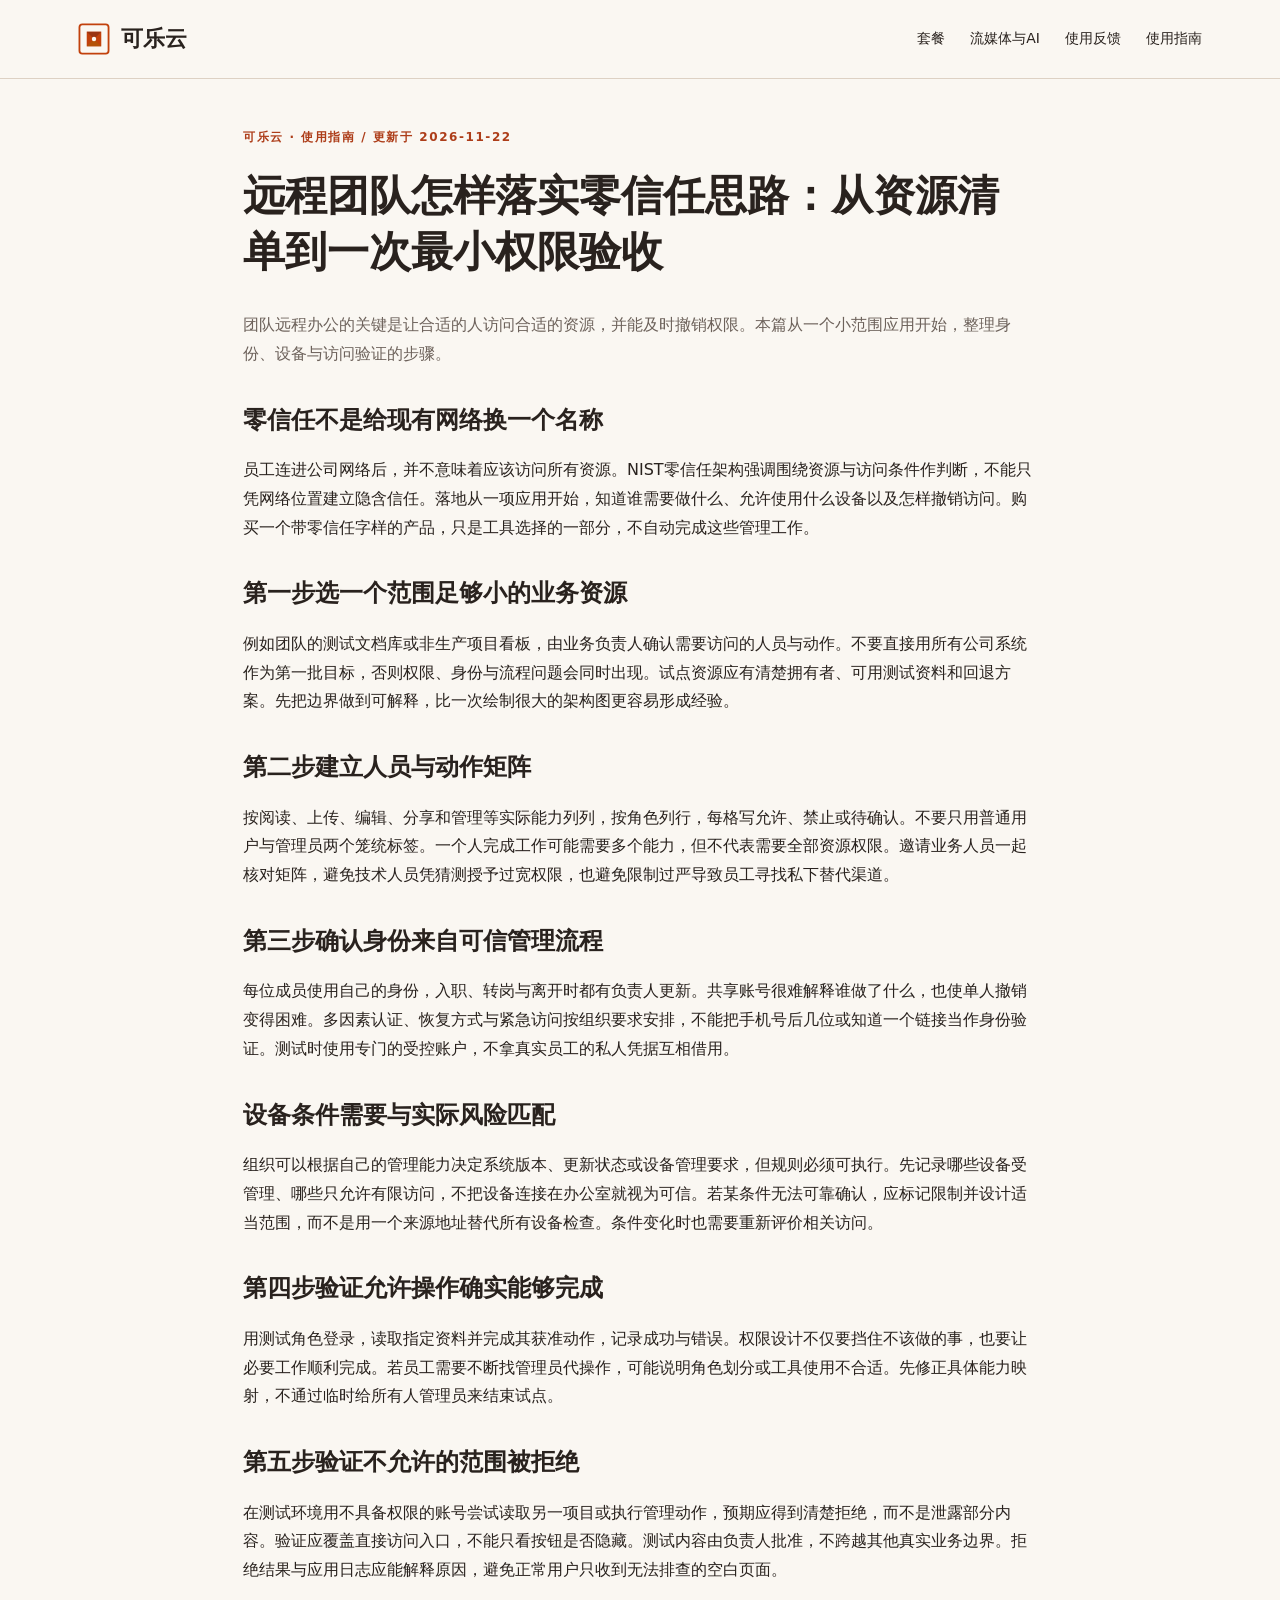
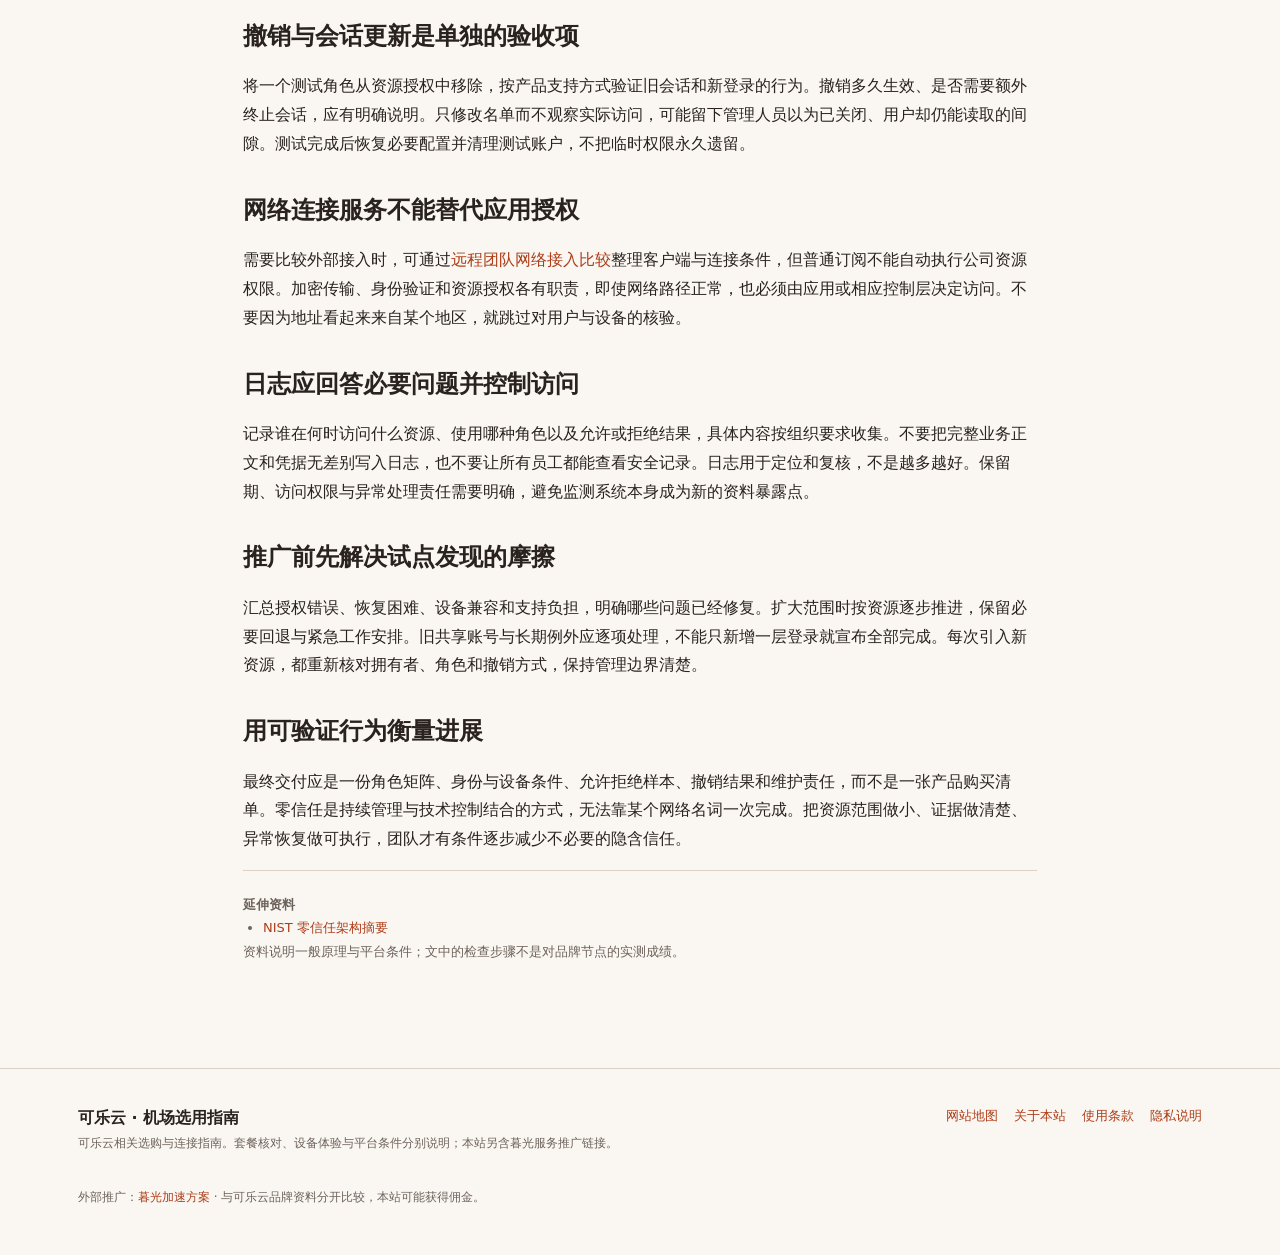
<file: corporate-zero-trust-network-defense.html>
<!DOCTYPE html>

<html lang="zh-CN"><head><meta charset="utf-8"/><meta content="width=device-width,initial-scale=1" name="viewport"/><title>远程团队怎样落实零信任思路：从资源清单到一次最小权限验收</title><link href="style.css" rel="stylesheet"/><meta content="团队远程办公的关键是让合适的人访问合适的资源，并能及时撤销权限。本篇从一个小范围应用开始，整理身份、设备与访问验证的步骤。" name="description"/><link href="https://keleyun.ink/corporate-zero-trust-network-defense.html" rel="canonical"/><meta content="远程团队怎样落实零信任思路：从资源清单到一次最小权限验收" property="og:title"/><meta content="团队远程办公的关键是让合适的人访问合适的资源，并能及时撤销权限。本篇从一个小范围应用开始，整理身份、设备与访问验证的步骤。" property="og:description"/><meta content="https://keleyun.ink/corporate-zero-trust-network-defense.html" property="og:url"/><meta content="website" property="og:type"/><meta content="可乐云选用指南" property="og:site_name"/><meta content="summary" name="twitter:card"/><link href="editorial.css" rel="stylesheet"/><script type="application/ld+json">{"@context": "https://schema.org", "@type": "WebPage", "name": "远程团队怎样落实零信任思路：从资源清单到一次最小权限验收", "url": "https://keleyun.ink/corporate-zero-trust-network-defense.html", "inLanguage": "zh-CN", "description": "团队远程办公的关键是让合适的人访问合适的资源，并能及时撤销权限。本篇从一个小范围应用开始，整理身份、设备与访问验证的步骤。"}</script></head><body class="cola"><header class="site-nav"><div class="shell nav-inner"><a class="wordmark" href="index.html"><svg aria-hidden="true" fill="none" height="36" viewbox="0 0 44 44" width="36" xmlns="http://www.w3.org/2000/svg">
<rect fill="#faf7f2" height="40" rx="4" stroke="#c2410c" stroke-width="2.5" width="40" x="2" y="2"></rect>
<!-- 矿石金石切面与焦糖徽记 -->
<path d="M12 12H32V32H12Z" fill="#c2410c"></path>
<path d="M12 12L22 22L32 12" fill="#9a3412"></path>
<path d="M12 32L22 22L32 32" fill="#b45309"></path>
<circle cx="22" cy="22" fill="#faf7f2" r="3"></circle>
</svg><span>可乐云</span></a><nav aria-label="主导航" class="site-links"><a href="index.html#pricing">套餐</a><a href="index.html#enterprise-ai">流媒体与AI</a><a href="index.html#testimonials">使用反馈</a><a href="dispatch.html">使用指南</a></nav><details class="mobile-nav"><summary>导航</summary><nav aria-label="手机导航"><a href="index.html#pricing">套餐</a><a href="index.html#enterprise-ai">流媒体与AI</a><a href="index.html#testimonials">使用反馈</a><a href="dispatch.html">使用指南</a></nav></details></div></header><main class="content-page"><p class="eyebrow">可乐云 · 使用指南 / 更新于 2026-11-22</p><h1>远程团队怎样落实零信任思路：从资源清单到一次最小权限验收</h1><p class="section-intro">团队远程办公的关键是让合适的人访问合适的资源，并能及时撤销权限。本篇从一个小范围应用开始，整理身份、设备与访问验证的步骤。</p><div data-content="article" data-swc-article-body="2026-11-16"><h2>零信任不是给现有网络换一个名称</h2><p>员工连进公司网络后，并不意味着应该访问所有资源。NIST零信任架构强调围绕资源与访问条件作判断，不能只凭网络位置建立隐含信任。落地从一项应用开始，知道谁需要做什么、允许使用什么设备以及怎样撤销访问。购买一个带零信任字样的产品，只是工具选择的一部分，不自动完成这些管理工作。</p><h2>第一步选一个范围足够小的业务资源</h2><p>例如团队的测试文档库或非生产项目看板，由业务负责人确认需要访问的人员与动作。不要直接用所有公司系统作为第一批目标，否则权限、身份与流程问题会同时出现。试点资源应有清楚拥有者、可用测试资料和回退方案。先把边界做到可解释，比一次绘制很大的架构图更容易形成经验。</p><h2>第二步建立人员与动作矩阵</h2><p>按阅读、上传、编辑、分享和管理等实际能力列列，按角色列行，每格写允许、禁止或待确认。不要只用普通用户与管理员两个笼统标签。一个人完成工作可能需要多个能力，但不代表需要全部资源权限。邀请业务人员一起核对矩阵，避免技术人员凭猜测授予过宽权限，也避免限制过严导致员工寻找私下替代渠道。</p><h2>第三步确认身份来自可信管理流程</h2><p>每位成员使用自己的身份，入职、转岗与离开时都有负责人更新。共享账号很难解释谁做了什么，也使单人撤销变得困难。多因素认证、恢复方式与紧急访问按组织要求安排，不能把手机号后几位或知道一个链接当作身份验证。测试时使用专门的受控账户，不拿真实员工的私人凭据互相借用。</p><h2>设备条件需要与实际风险匹配</h2><p>组织可以根据自己的管理能力决定系统版本、更新状态或设备管理要求，但规则必须可执行。先记录哪些设备受管理、哪些只允许有限访问，不把设备连接在办公室就视为可信。若某条件无法可靠确认，应标记限制并设计适当范围，而不是用一个来源地址替代所有设备检查。条件变化时也需要重新评价相关访问。</p><h2>第四步验证允许操作确实能够完成</h2><p>用测试角色登录，读取指定资料并完成其获准动作，记录成功与错误。权限设计不仅要挡住不该做的事，也要让必要工作顺利完成。若员工需要不断找管理员代操作，可能说明角色划分或工具使用不合适。先修正具体能力映射，不通过临时给所有人管理员来结束试点。</p><h2>第五步验证不允许的范围被拒绝</h2><p>在测试环境用不具备权限的账号尝试读取另一项目或执行管理动作，预期应得到清楚拒绝，而不是泄露部分内容。验证应覆盖直接访问入口，不能只看按钮是否隐藏。测试内容由负责人批准，不跨越其他真实业务边界。拒绝结果与应用日志应能解释原因，避免正常用户只收到无法排查的空白页面。</p><h2>撤销与会话更新是单独的验收项</h2><p>将一个测试角色从资源授权中移除，按产品支持方式验证旧会话和新登录的行为。撤销多久生效、是否需要额外终止会话，应有明确说明。只修改名单而不观察实际访问，可能留下管理人员以为已关闭、用户却仍能读取的间隙。测试完成后恢复必要配置并清理测试账户，不把临时权限永久遗留。</p><h2>网络连接服务不能替代应用授权</h2><p>需要比较外部接入时，可通过<a href="https://dajichang.mom/" rel="nofollow sponsored noopener">远程团队网络接入比较</a>整理客户端与连接条件，但普通订阅不能自动执行公司资源权限。加密传输、身份验证和资源授权各有职责，即使网络路径正常，也必须由应用或相应控制层决定访问。不要因为地址看起来来自某个地区，就跳过对用户与设备的核验。</p><h2>日志应回答必要问题并控制访问</h2><p>记录谁在何时访问什么资源、使用哪种角色以及允许或拒绝结果，具体内容按组织要求收集。不要把完整业务正文和凭据无差别写入日志，也不要让所有员工都能查看安全记录。日志用于定位和复核，不是越多越好。保留期、访问权限与异常处理责任需要明确，避免监测系统本身成为新的资料暴露点。</p><h2>推广前先解决试点发现的摩擦</h2><p>汇总授权错误、恢复困难、设备兼容和支持负担，明确哪些问题已经修复。扩大范围时按资源逐步推进，保留必要回退与紧急工作安排。旧共享账号与长期例外应逐项处理，不能只新增一层登录就宣布全部完成。每次引入新资源，都重新核对拥有者、角色和撤销方式，保持管理边界清楚。</p><h2>用可验证行为衡量进展</h2><p>最终交付应是一份角色矩阵、身份与设备条件、允许拒绝样本、撤销结果和维护责任，而不是一张产品购买清单。零信任是持续管理与技术控制结合的方式，无法靠某个网络名词一次完成。把资源范围做小、证据做清楚、异常恢复做可执行，团队才有条件逐步减少不必要的隐含信任。</p></div><aside class="article-sources"><strong>延伸资料</strong><ul><li><a href="https://csrc.nist.gov/pubs/sp/800/207/final">NIST 零信任架构摘要</a></li></ul><p>资料说明一般原理与平台条件；文中的检查步骤不是对品牌节点的实测成绩。</p></aside></main><footer class="site-footer"><div class="shell footer-inner"><div><strong>可乐云 · 机场选用指南</strong><p>可乐云相关选购与连接指南。套餐核对、设备体验与平台条件分别说明；本站另含暮光服务推广链接。</p></div><nav aria-label="页脚" class="footer-links"><a href="sitemap.html">网站地图</a><a href="about.html">关于本站</a><a href="terms.html">使用条款</a><a href="privacy.html">隐私说明</a></nav></div><div class="shell"><p class="source-line">外部推广：<a href="https://ww012.twilightaff.com/#/?code=A56DH1Af" rel="noopener nofollow sponsored" target="_blank">暮光加速方案</a> · 与可乐云品牌资料分开比较，本站可能获得佣金。</p></div></footer><script defer="" src="guide.js"></script></body></html>
</file>
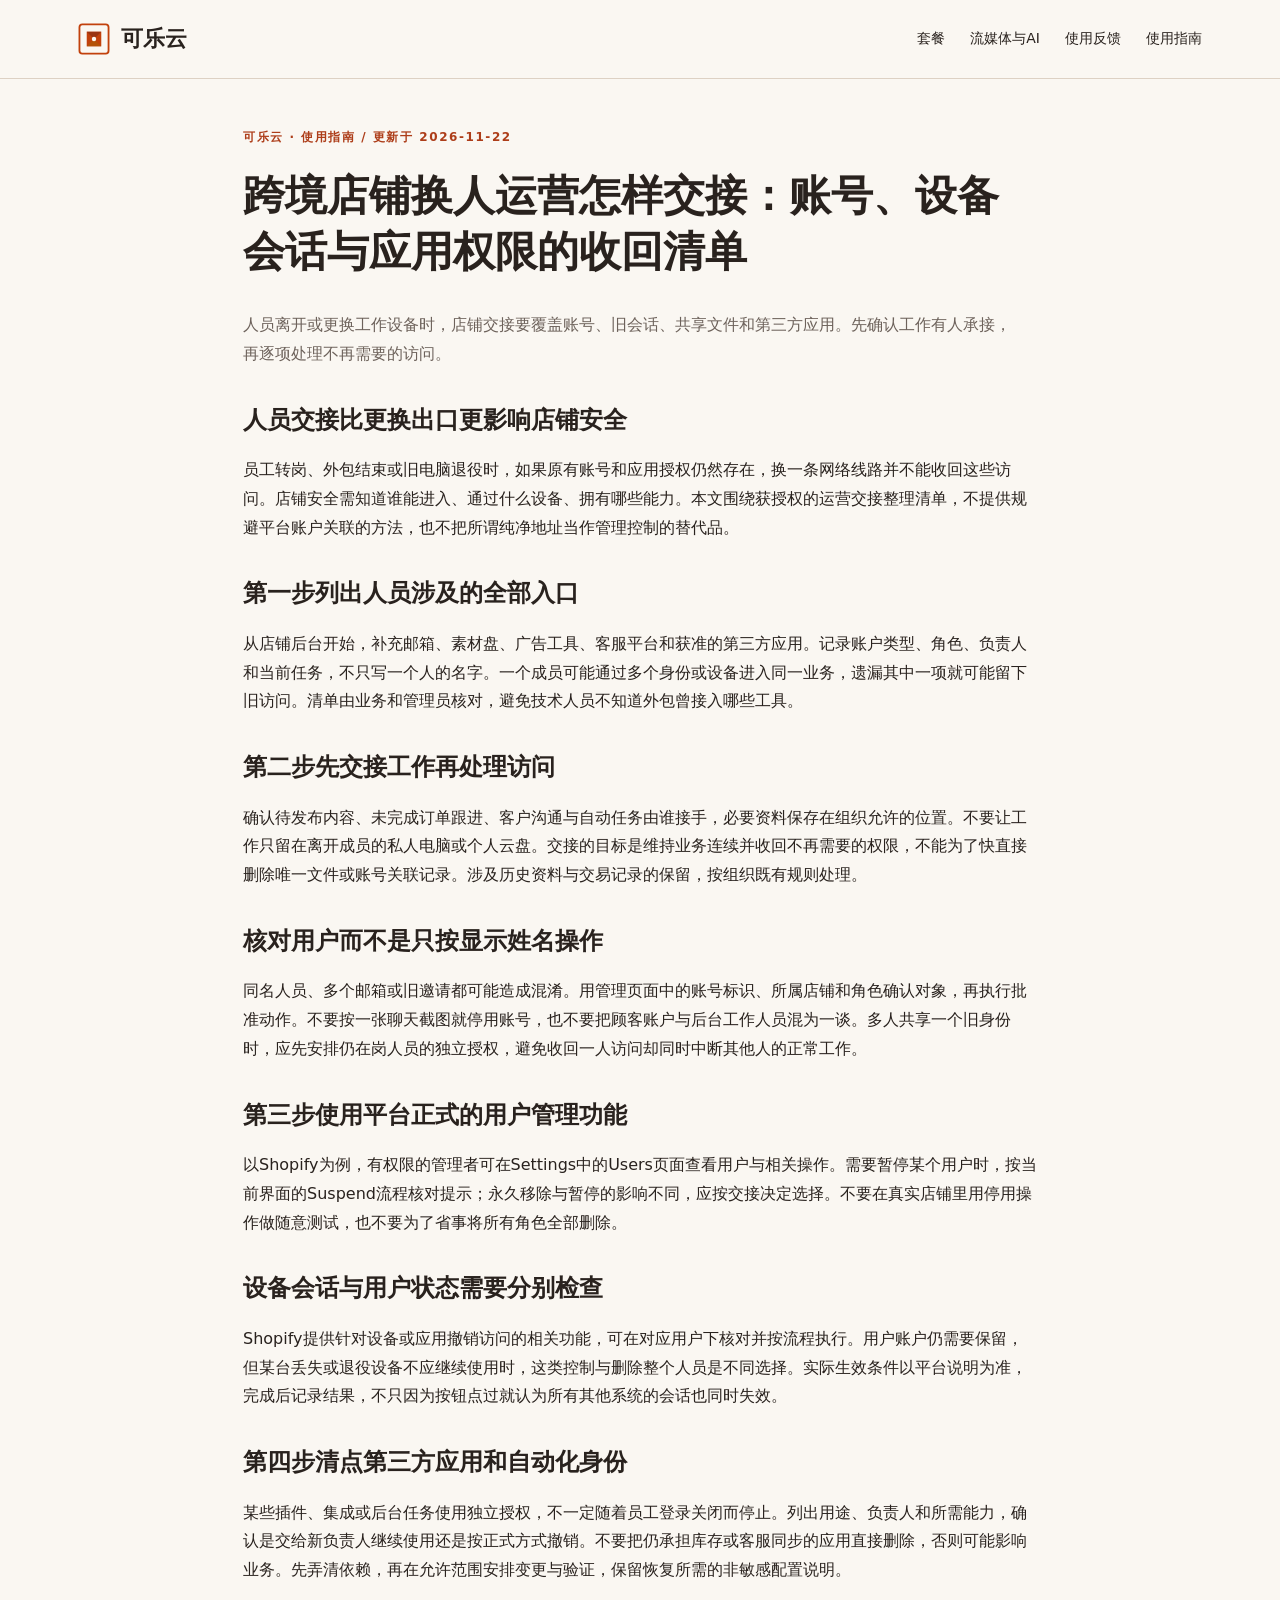
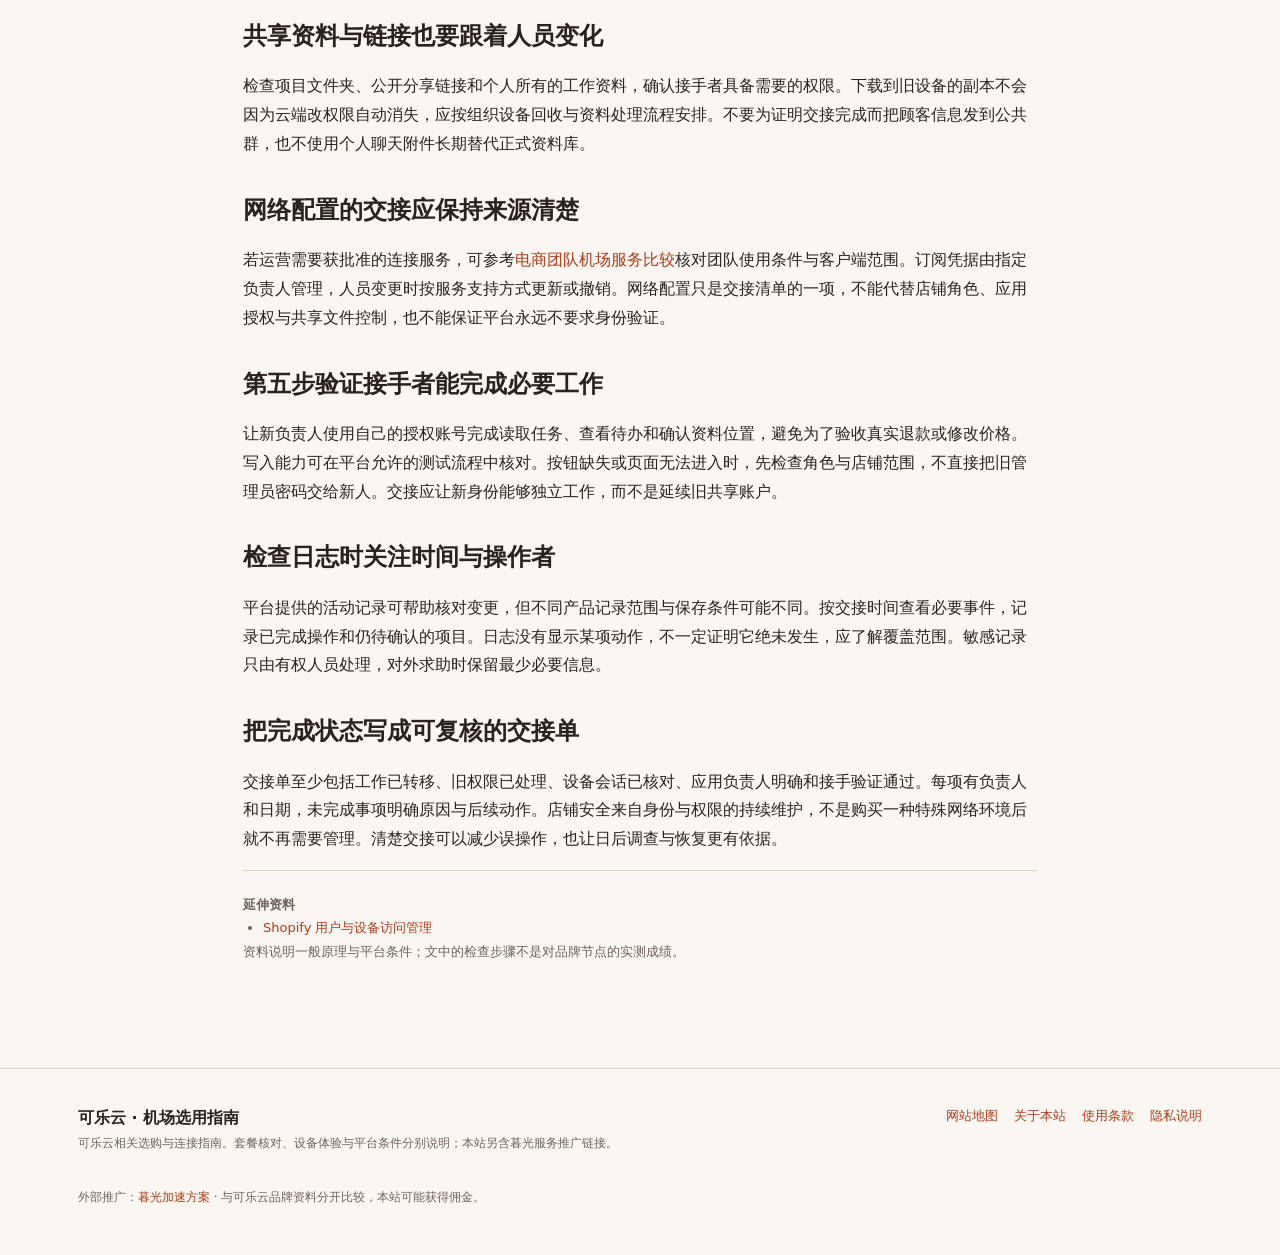
<file: cross-border-ecommerce-store-safety.html>
<!DOCTYPE html>

<html lang="zh-CN"><head><meta charset="utf-8"/><meta content="width=device-width,initial-scale=1" name="viewport"/><title>跨境店铺换人运营怎样交接：账号、设备会话与应用权限的收回清单</title><link href="style.css" rel="stylesheet"/><meta content="人员离开或更换工作设备时，店铺交接要覆盖账号、旧会话、共享文件和第三方应用。先确认工作有人承接，再逐项处理不再需要的访问。" name="description"/><link href="https://keleyun.ink/cross-border-ecommerce-store-safety.html" rel="canonical"/><meta content="跨境店铺换人运营怎样交接：账号、设备会话与应用权限的收回清单" property="og:title"/><meta content="人员离开或更换工作设备时，店铺交接要覆盖账号、旧会话、共享文件和第三方应用。先确认工作有人承接，再逐项处理不再需要的访问。" property="og:description"/><meta content="https://keleyun.ink/cross-border-ecommerce-store-safety.html" property="og:url"/><meta content="website" property="og:type"/><meta content="可乐云选用指南" property="og:site_name"/><meta content="summary" name="twitter:card"/><link href="editorial.css" rel="stylesheet"/><script type="application/ld+json">{"@context": "https://schema.org", "@type": "WebPage", "name": "跨境店铺换人运营怎样交接：账号、设备会话与应用权限的收回清单", "url": "https://keleyun.ink/cross-border-ecommerce-store-safety.html", "inLanguage": "zh-CN", "description": "人员离开或更换工作设备时，店铺交接要覆盖账号、旧会话、共享文件和第三方应用。先确认工作有人承接，再逐项处理不再需要的访问。"}</script></head><body class="cola"><header class="site-nav"><div class="shell nav-inner"><a class="wordmark" href="index.html"><svg aria-hidden="true" fill="none" height="36" viewbox="0 0 44 44" width="36" xmlns="http://www.w3.org/2000/svg">
<rect fill="#faf7f2" height="40" rx="4" stroke="#c2410c" stroke-width="2.5" width="40" x="2" y="2"></rect>
<!-- 矿石金石切面与焦糖徽记 -->
<path d="M12 12H32V32H12Z" fill="#c2410c"></path>
<path d="M12 12L22 22L32 12" fill="#9a3412"></path>
<path d="M12 32L22 22L32 32" fill="#b45309"></path>
<circle cx="22" cy="22" fill="#faf7f2" r="3"></circle>
</svg><span>可乐云</span></a><nav aria-label="主导航" class="site-links"><a href="index.html#pricing">套餐</a><a href="index.html#enterprise-ai">流媒体与AI</a><a href="index.html#testimonials">使用反馈</a><a href="dispatch.html">使用指南</a></nav><details class="mobile-nav"><summary>导航</summary><nav aria-label="手机导航"><a href="index.html#pricing">套餐</a><a href="index.html#enterprise-ai">流媒体与AI</a><a href="index.html#testimonials">使用反馈</a><a href="dispatch.html">使用指南</a></nav></details></div></header><main class="content-page"><p class="eyebrow">可乐云 · 使用指南 / 更新于 2026-11-22</p><h1>跨境店铺换人运营怎样交接：账号、设备会话与应用权限的收回清单</h1><p class="section-intro">人员离开或更换工作设备时，店铺交接要覆盖账号、旧会话、共享文件和第三方应用。先确认工作有人承接，再逐项处理不再需要的访问。</p><div data-content="article" data-swc-article-body="2026-11-16"><h2>人员交接比更换出口更影响店铺安全</h2><p>员工转岗、外包结束或旧电脑退役时，如果原有账号和应用授权仍然存在，换一条网络线路并不能收回这些访问。店铺安全需知道谁能进入、通过什么设备、拥有哪些能力。本文围绕获授权的运营交接整理清单，不提供规避平台账户关联的方法，也不把所谓纯净地址当作管理控制的替代品。</p><h2>第一步列出人员涉及的全部入口</h2><p>从店铺后台开始，补充邮箱、素材盘、广告工具、客服平台和获准的第三方应用。记录账户类型、角色、负责人和当前任务，不只写一个人的名字。一个成员可能通过多个身份或设备进入同一业务，遗漏其中一项就可能留下旧访问。清单由业务和管理员核对，避免技术人员不知道外包曾接入哪些工具。</p><h2>第二步先交接工作再处理访问</h2><p>确认待发布内容、未完成订单跟进、客户沟通与自动任务由谁接手，必要资料保存在组织允许的位置。不要让工作只留在离开成员的私人电脑或个人云盘。交接的目标是维持业务连续并收回不再需要的权限，不能为了快直接删除唯一文件或账号关联记录。涉及历史资料与交易记录的保留，按组织既有规则处理。</p><h2>核对用户而不是只按显示姓名操作</h2><p>同名人员、多个邮箱或旧邀请都可能造成混淆。用管理页面中的账号标识、所属店铺和角色确认对象，再执行批准动作。不要按一张聊天截图就停用账号，也不要把顾客账户与后台工作人员混为一谈。多人共享一个旧身份时，应先安排仍在岗人员的独立授权，避免收回一人访问却同时中断其他人的正常工作。</p><h2>第三步使用平台正式的用户管理功能</h2><p>以Shopify为例，有权限的管理者可在Settings中的Users页面查看用户与相关操作。需要暂停某个用户时，按当前界面的Suspend流程核对提示；永久移除与暂停的影响不同，应按交接决定选择。不要在真实店铺里用停用操作做随意测试，也不要为了省事将所有角色全部删除。</p><h2>设备会话与用户状态需要分别检查</h2><p>Shopify提供针对设备或应用撤销访问的相关功能，可在对应用户下核对并按流程执行。用户账户仍需要保留，但某台丢失或退役设备不应继续使用时，这类控制与删除整个人员是不同选择。实际生效条件以平台说明为准，完成后记录结果，不只因为按钮点过就认为所有其他系统的会话也同时失效。</p><h2>第四步清点第三方应用和自动化身份</h2><p>某些插件、集成或后台任务使用独立授权，不一定随着员工登录关闭而停止。列出用途、负责人和所需能力，确认是交给新负责人继续使用还是按正式方式撤销。不要把仍承担库存或客服同步的应用直接删除，否则可能影响业务。先弄清依赖，再在允许范围安排变更与验证，保留恢复所需的非敏感配置说明。</p><h2>共享资料与链接也要跟着人员变化</h2><p>检查项目文件夹、公开分享链接和个人所有的工作资料，确认接手者具备需要的权限。下载到旧设备的副本不会因为云端改权限自动消失，应按组织设备回收与资料处理流程安排。不要为证明交接完成而把顾客信息发到公共群，也不使用个人聊天附件长期替代正式资料库。</p><h2>网络配置的交接应保持来源清楚</h2><p>若运营需要获批准的连接服务，可参考<a href="https://dajichang.mom/" rel="nofollow sponsored noopener">电商团队机场服务比较</a>核对团队使用条件与客户端范围。订阅凭据由指定负责人管理，人员变更时按服务支持方式更新或撤销。网络配置只是交接清单的一项，不能代替店铺角色、应用授权与共享文件控制，也不能保证平台永远不要求身份验证。</p><h2>第五步验证接手者能完成必要工作</h2><p>让新负责人使用自己的授权账号完成读取任务、查看待办和确认资料位置，避免为了验收真实退款或修改价格。写入能力可在平台允许的测试流程中核对。按钮缺失或页面无法进入时，先检查角色与店铺范围，不直接把旧管理员密码交给新人。交接应让新身份能够独立工作，而不是延续旧共享账户。</p><h2>检查日志时关注时间与操作者</h2><p>平台提供的活动记录可帮助核对变更，但不同产品记录范围与保存条件可能不同。按交接时间查看必要事件，记录已完成操作和仍待确认的项目。日志没有显示某项动作，不一定证明它绝未发生，应了解覆盖范围。敏感记录只由有权人员处理，对外求助时保留最少必要信息。</p><h2>把完成状态写成可复核的交接单</h2><p>交接单至少包括工作已转移、旧权限已处理、设备会话已核对、应用负责人明确和接手验证通过。每项有负责人和日期，未完成事项明确原因与后续动作。店铺安全来自身份与权限的持续维护，不是购买一种特殊网络环境后就不再需要管理。清楚交接可以减少误操作，也让日后调查与恢复更有依据。</p></div><aside class="article-sources"><strong>延伸资料</strong><ul><li><a href="https://help.shopify.com/en/manual/your-account/users/manage-users">Shopify 用户与设备访问管理</a></li></ul><p>资料说明一般原理与平台条件；文中的检查步骤不是对品牌节点的实测成绩。</p></aside></main><footer class="site-footer"><div class="shell footer-inner"><div><strong>可乐云 · 机场选用指南</strong><p>可乐云相关选购与连接指南。套餐核对、设备体验与平台条件分别说明；本站另含暮光服务推广链接。</p></div><nav aria-label="页脚" class="footer-links"><a href="sitemap.html">网站地图</a><a href="about.html">关于本站</a><a href="terms.html">使用条款</a><a href="privacy.html">隐私说明</a></nav></div><div class="shell"><p class="source-line">外部推广：<a href="https://ww012.twilightaff.com/#/?code=A56DH1Af" rel="noopener nofollow sponsored" target="_blank">暮光加速方案</a> · 与可乐云品牌资料分开比较，本站可能获得佣金。</p></div></footer><script defer="" src="guide.js"></script></body></html>
</file>
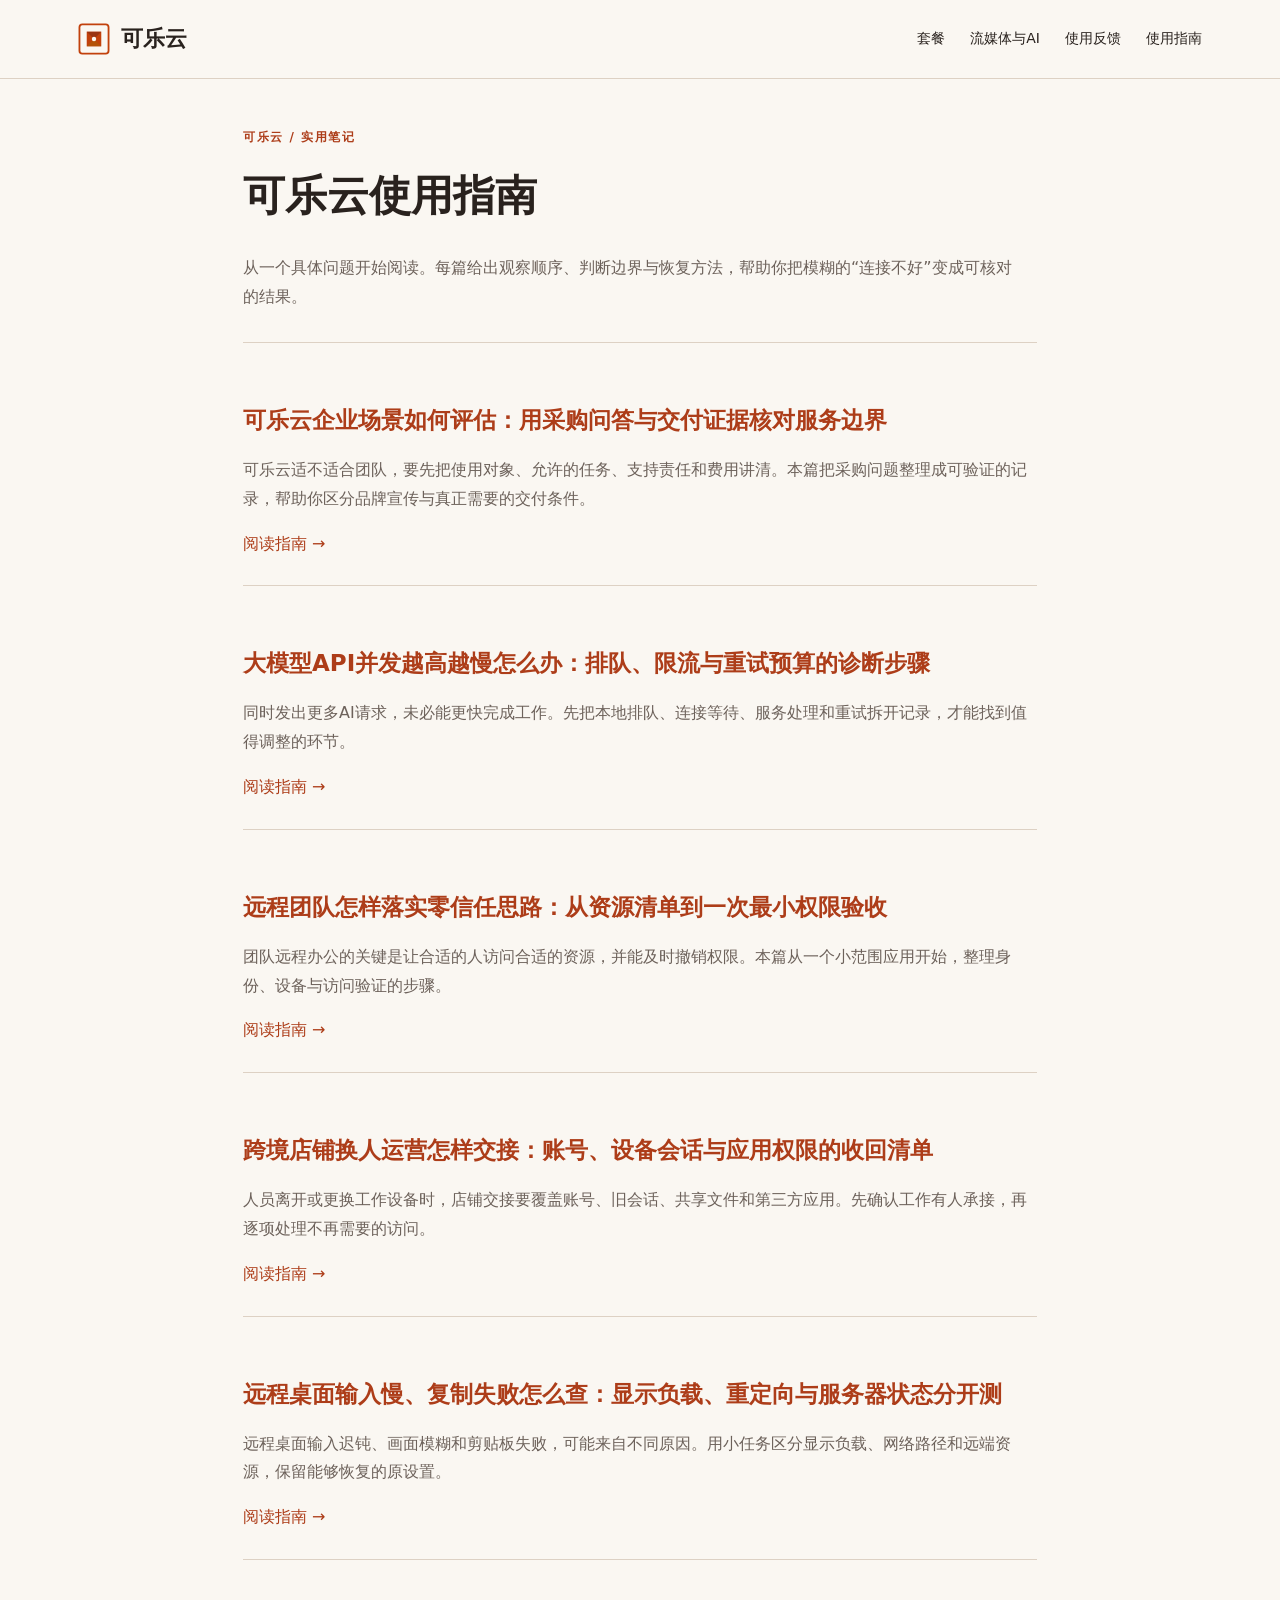
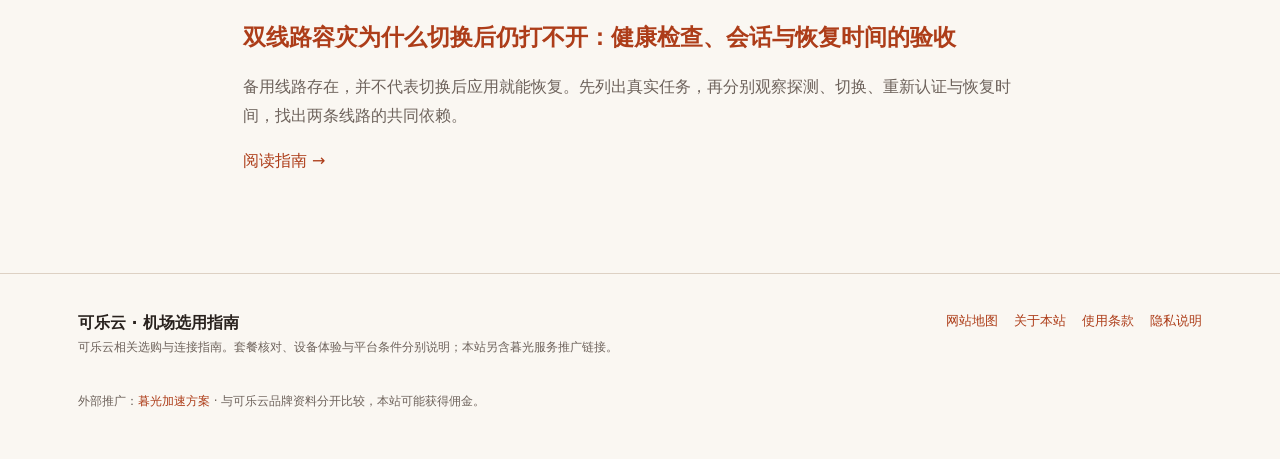
<file: dispatch.html>
<!DOCTYPE html>

<html lang="zh-CN"><head><meta charset="utf-8"/><meta content="width=device-width,initial-scale=1" name="viewport"/><title>可乐云使用指南｜设备、任务与连接排查</title><link href="style.css" rel="stylesheet"/><meta content="按问题查找可乐云的选用与连接排查笔记，区分配置、网络、平台条件和实际任务。" name="description"/><link href="https://keleyun.ink/dispatch.html" rel="canonical"/><meta content="可乐云使用指南｜设备、任务与连接排查" property="og:title"/><meta content="按问题查找可乐云的选用与连接排查笔记，区分配置、网络、平台条件和实际任务。" property="og:description"/><meta content="https://keleyun.ink/dispatch.html" property="og:url"/><meta content="website" property="og:type"/><meta content="可乐云选用指南" property="og:site_name"/><meta content="summary" name="twitter:card"/><link href="editorial.css" rel="stylesheet"/><script type="application/ld+json">{"@context": "https://schema.org", "@type": "WebPage", "name": "可乐云使用指南｜设备、任务与连接排查", "url": "https://keleyun.ink/dispatch.html", "inLanguage": "zh-CN", "description": "按问题查找可乐云的选用与连接排查笔记，区分配置、网络、平台条件和实际任务。"}</script></head><body class="cola"><header class="site-nav"><div class="shell nav-inner"><a class="wordmark" href="index.html"><svg aria-hidden="true" fill="none" height="36" viewbox="0 0 44 44" width="36" xmlns="http://www.w3.org/2000/svg">
<rect fill="#faf7f2" height="40" rx="4" stroke="#c2410c" stroke-width="2.5" width="40" x="2" y="2"></rect>
<!-- 矿石金石切面与焦糖徽记 -->
<path d="M12 12H32V32H12Z" fill="#c2410c"></path>
<path d="M12 12L22 22L32 12" fill="#9a3412"></path>
<path d="M12 32L22 22L32 32" fill="#b45309"></path>
<circle cx="22" cy="22" fill="#faf7f2" r="3"></circle>
</svg><span>可乐云</span></a><nav aria-label="主导航" class="site-links"><a href="index.html#pricing">套餐</a><a href="index.html#enterprise-ai">流媒体与AI</a><a href="index.html#testimonials">使用反馈</a><a href="dispatch.html">使用指南</a></nav><details class="mobile-nav"><summary>导航</summary><nav aria-label="手机导航"><a href="index.html#pricing">套餐</a><a href="index.html#enterprise-ai">流媒体与AI</a><a href="index.html#testimonials">使用反馈</a><a href="dispatch.html">使用指南</a></nav></details></div></header><main class="content-page"><p class="eyebrow">可乐云 / 实用笔记</p><h1>可乐云使用指南</h1><p class="section-intro">从一个具体问题开始阅读。每篇给出观察顺序、判断边界与恢复方法，帮助你把模糊的“连接不好”变成可核对的结果。</p><article class="guide-card"><h2><a href="enterprise-cloud-backbone-audit.html">可乐云企业场景如何评估：用采购问答与交付证据核对服务边界</a></h2><p>可乐云适不适合团队，要先把使用对象、允许的任务、支持责任和费用讲清。本篇把采购问题整理成可验证的记录，帮助你区分品牌宣传与真正需要的交付条件。</p><a href="enterprise-cloud-backbone-audit.html">阅读指南 →</a></article><article class="guide-card"><h2><a href="ai-cluster-api-concurrency-stability.html">大模型API并发越高越慢怎么办：排队、限流与重试预算的诊断步骤</a></h2><p>同时发出更多AI请求，未必能更快完成工作。先把本地排队、连接等待、服务处理和重试拆开记录，才能找到值得调整的环节。</p><a href="ai-cluster-api-concurrency-stability.html">阅读指南 →</a></article><article class="guide-card"><h2><a href="corporate-zero-trust-network-defense.html">远程团队怎样落实零信任思路：从资源清单到一次最小权限验收</a></h2><p>团队远程办公的关键是让合适的人访问合适的资源，并能及时撤销权限。本篇从一个小范围应用开始，整理身份、设备与访问验证的步骤。</p><a href="corporate-zero-trust-network-defense.html">阅读指南 →</a></article><article class="guide-card"><h2><a href="cross-border-ecommerce-store-safety.html">跨境店铺换人运营怎样交接：账号、设备会话与应用权限的收回清单</a></h2><p>人员离开或更换工作设备时，店铺交接要覆盖账号、旧会话、共享文件和第三方应用。先确认工作有人承接，再逐项处理不再需要的访问。</p><a href="cross-border-ecommerce-store-safety.html">阅读指南 →</a></article><article class="guide-card"><h2><a href="global-cloud-console-rdp-acceleration.html">远程桌面输入慢、复制失败怎么查：显示负载、重定向与服务器状态分开测</a></h2><p>远程桌面输入迟钝、画面模糊和剪贴板失败，可能来自不同原因。用小任务区分显示负载、网络路径和远端资源，保留能够恢复的原设置。</p><a href="global-cloud-console-rdp-acceleration.html">阅读指南 →</a></article><article class="guide-card"><h2><a href="hybrid-multi-carrier-peering-strategy.html">双线路容灾为什么切换后仍打不开：健康检查、会话与恢复时间的验收</a></h2><p>备用线路存在，并不代表切换后应用就能恢复。先列出真实任务，再分别观察探测、切换、重新认证与恢复时间，找出两条线路的共同依赖。</p><a href="hybrid-multi-carrier-peering-strategy.html">阅读指南 →</a></article></main><footer class="site-footer"><div class="shell footer-inner"><div><strong>可乐云 · 机场选用指南</strong><p>可乐云相关选购与连接指南。套餐核对、设备体验与平台条件分别说明；本站另含暮光服务推广链接。</p></div><nav aria-label="页脚" class="footer-links"><a href="sitemap.html">网站地图</a><a href="about.html">关于本站</a><a href="terms.html">使用条款</a><a href="privacy.html">隐私说明</a></nav></div><div class="shell"><p class="source-line">外部推广：<a href="https://ww012.twilightaff.com/#/?code=A56DH1Af" rel="noopener nofollow sponsored" target="_blank">暮光加速方案</a> · 与可乐云品牌资料分开比较，本站可能获得佣金。</p></div></footer><script defer="" src="guide.js"></script></body></html>
</file>
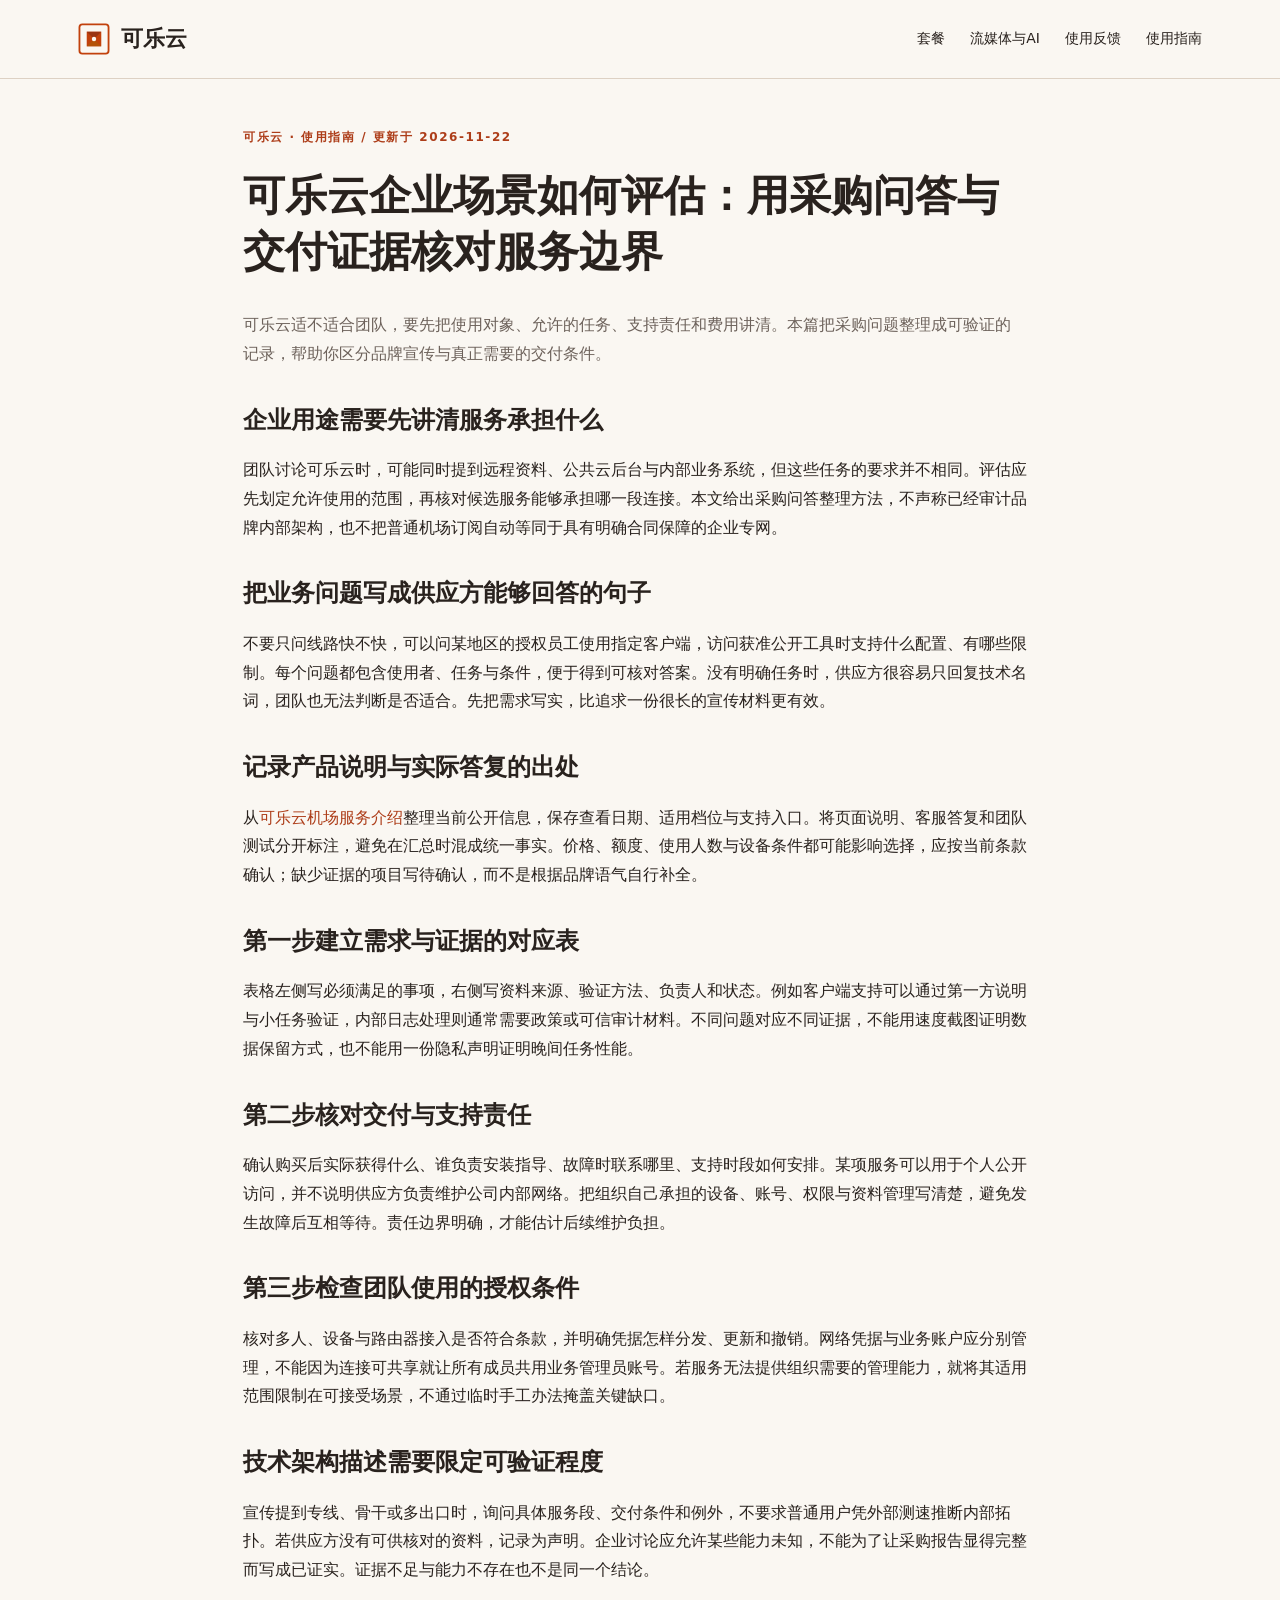
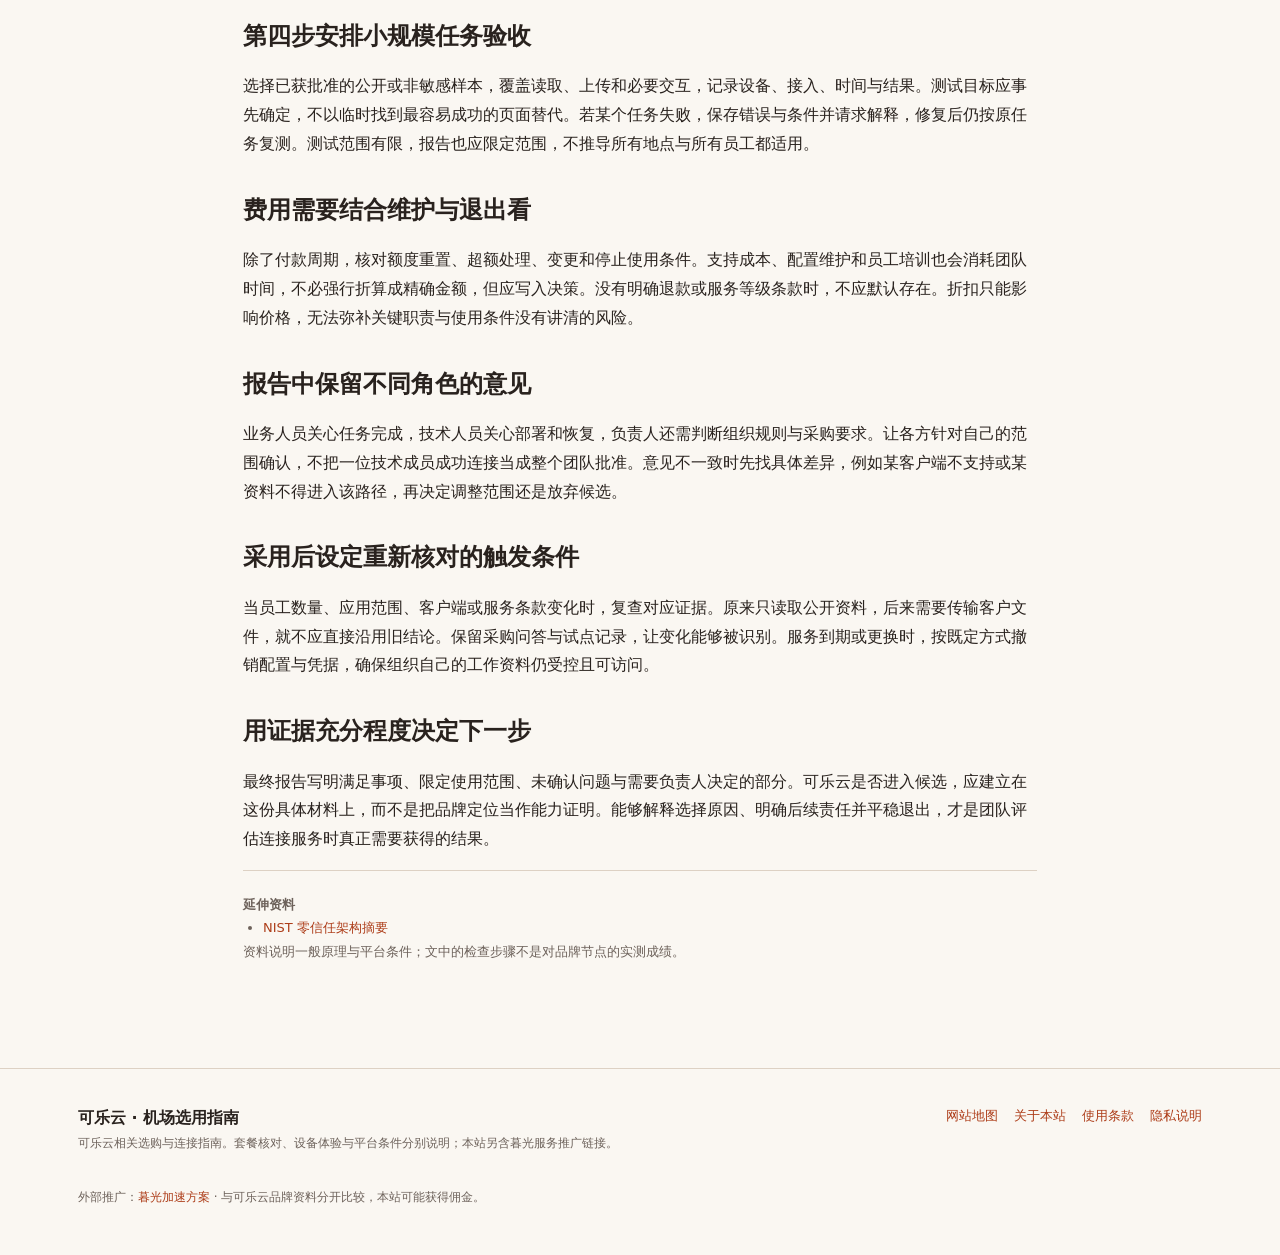
<file: enterprise-cloud-backbone-audit.html>
<!DOCTYPE html>

<html lang="zh-CN"><head><meta charset="utf-8"/><meta content="width=device-width,initial-scale=1" name="viewport"/><title>可乐云企业场景如何评估：用采购问答与交付证据核对服务边界</title><link href="style.css" rel="stylesheet"/><meta content="可乐云适不适合团队，要先把使用对象、允许的任务、支持责任和费用讲清。本篇把采购问题整理成可验证的记录，帮助你区分品牌宣传与真正需要的交付条件。" name="description"/><link href="https://keleyun.ink/enterprise-cloud-backbone-audit.html" rel="canonical"/><meta content="可乐云企业场景如何评估：用采购问答与交付证据核对服务边界" property="og:title"/><meta content="可乐云适不适合团队，要先把使用对象、允许的任务、支持责任和费用讲清。本篇把采购问题整理成可验证的记录，帮助你区分品牌宣传与真正需要的交付条件。" property="og:description"/><meta content="https://keleyun.ink/enterprise-cloud-backbone-audit.html" property="og:url"/><meta content="website" property="og:type"/><meta content="可乐云选用指南" property="og:site_name"/><meta content="summary" name="twitter:card"/><link href="editorial.css" rel="stylesheet"/><script type="application/ld+json">{"@context": "https://schema.org", "@type": "WebPage", "name": "可乐云企业场景如何评估：用采购问答与交付证据核对服务边界", "url": "https://keleyun.ink/enterprise-cloud-backbone-audit.html", "inLanguage": "zh-CN", "description": "可乐云适不适合团队，要先把使用对象、允许的任务、支持责任和费用讲清。本篇把采购问题整理成可验证的记录，帮助你区分品牌宣传与真正需要的交付条件。"}</script></head><body class="cola"><header class="site-nav"><div class="shell nav-inner"><a class="wordmark" href="index.html"><svg aria-hidden="true" fill="none" height="36" viewbox="0 0 44 44" width="36" xmlns="http://www.w3.org/2000/svg">
<rect fill="#faf7f2" height="40" rx="4" stroke="#c2410c" stroke-width="2.5" width="40" x="2" y="2"></rect>
<!-- 矿石金石切面与焦糖徽记 -->
<path d="M12 12H32V32H12Z" fill="#c2410c"></path>
<path d="M12 12L22 22L32 12" fill="#9a3412"></path>
<path d="M12 32L22 22L32 32" fill="#b45309"></path>
<circle cx="22" cy="22" fill="#faf7f2" r="3"></circle>
</svg><span>可乐云</span></a><nav aria-label="主导航" class="site-links"><a href="index.html#pricing">套餐</a><a href="index.html#enterprise-ai">流媒体与AI</a><a href="index.html#testimonials">使用反馈</a><a href="dispatch.html">使用指南</a></nav><details class="mobile-nav"><summary>导航</summary><nav aria-label="手机导航"><a href="index.html#pricing">套餐</a><a href="index.html#enterprise-ai">流媒体与AI</a><a href="index.html#testimonials">使用反馈</a><a href="dispatch.html">使用指南</a></nav></details></div></header><main class="content-page"><p class="eyebrow">可乐云 · 使用指南 / 更新于 2026-11-22</p><h1>可乐云企业场景如何评估：用采购问答与交付证据核对服务边界</h1><p class="section-intro">可乐云适不适合团队，要先把使用对象、允许的任务、支持责任和费用讲清。本篇把采购问题整理成可验证的记录，帮助你区分品牌宣传与真正需要的交付条件。</p><div data-content="article" data-swc-article-body="2026-11-16"><h2>企业用途需要先讲清服务承担什么</h2><p>团队讨论可乐云时，可能同时提到远程资料、公共云后台与内部业务系统，但这些任务的要求并不相同。评估应先划定允许使用的范围，再核对候选服务能够承担哪一段连接。本文给出采购问答整理方法，不声称已经审计品牌内部架构，也不把普通机场订阅自动等同于具有明确合同保障的企业专网。</p><h2>把业务问题写成供应方能够回答的句子</h2><p>不要只问线路快不快，可以问某地区的授权员工使用指定客户端，访问获准公开工具时支持什么配置、有哪些限制。每个问题都包含使用者、任务与条件，便于得到可核对答案。没有明确任务时，供应方很容易只回复技术名词，团队也无法判断是否适合。先把需求写实，比追求一份很长的宣传材料更有效。</p><h2>记录产品说明与实际答复的出处</h2><p>从<a href="https://keleyun.ink/">可乐云机场服务介绍</a>整理当前公开信息，保存查看日期、适用档位与支持入口。将页面说明、客服答复和团队测试分开标注，避免在汇总时混成统一事实。价格、额度、使用人数与设备条件都可能影响选择，应按当前条款确认；缺少证据的项目写待确认，而不是根据品牌语气自行补全。</p><h2>第一步建立需求与证据的对应表</h2><p>表格左侧写必须满足的事项，右侧写资料来源、验证方法、负责人和状态。例如客户端支持可以通过第一方说明与小任务验证，内部日志处理则通常需要政策或可信审计材料。不同问题对应不同证据，不能用速度截图证明数据保留方式，也不能用一份隐私声明证明晚间任务性能。</p><h2>第二步核对交付与支持责任</h2><p>确认购买后实际获得什么、谁负责安装指导、故障时联系哪里、支持时段如何安排。某项服务可以用于个人公开访问，并不说明供应方负责维护公司内部网络。把组织自己承担的设备、账号、权限与资料管理写清楚，避免发生故障后互相等待。责任边界明确，才能估计后续维护负担。</p><h2>第三步检查团队使用的授权条件</h2><p>核对多人、设备与路由器接入是否符合条款，并明确凭据怎样分发、更新和撤销。网络凭据与业务账户应分别管理，不能因为连接可共享就让所有成员共用业务管理员账号。若服务无法提供组织需要的管理能力，就将其适用范围限制在可接受场景，不通过临时手工办法掩盖关键缺口。</p><h2>技术架构描述需要限定可验证程度</h2><p>宣传提到专线、骨干或多出口时，询问具体服务段、交付条件和例外，不要求普通用户凭外部测速推断内部拓扑。若供应方没有可供核对的资料，记录为声明。企业讨论应允许某些能力未知，不能为了让采购报告显得完整而写成已证实。证据不足与能力不存在也不是同一个结论。</p><h2>第四步安排小规模任务验收</h2><p>选择已获批准的公开或非敏感样本，覆盖读取、上传和必要交互，记录设备、接入、时间与结果。测试目标应事先确定，不以临时找到最容易成功的页面替代。若某个任务失败，保存错误与条件并请求解释，修复后仍按原任务复测。测试范围有限，报告也应限定范围，不推导所有地点与所有员工都适用。</p><h2>费用需要结合维护与退出看</h2><p>除了付款周期，核对额度重置、超额处理、变更和停止使用条件。支持成本、配置维护和员工培训也会消耗团队时间，不必强行折算成精确金额，但应写入决策。没有明确退款或服务等级条款时，不应默认存在。折扣只能影响价格，无法弥补关键职责与使用条件没有讲清的风险。</p><h2>报告中保留不同角色的意见</h2><p>业务人员关心任务完成，技术人员关心部署和恢复，负责人还需判断组织规则与采购要求。让各方针对自己的范围确认，不把一位技术成员成功连接当成整个团队批准。意见不一致时先找具体差异，例如某客户端不支持或某资料不得进入该路径，再决定调整范围还是放弃候选。</p><h2>采用后设定重新核对的触发条件</h2><p>当员工数量、应用范围、客户端或服务条款变化时，复查对应证据。原来只读取公开资料，后来需要传输客户文件，就不应直接沿用旧结论。保留采购问答与试点记录，让变化能够被识别。服务到期或更换时，按既定方式撤销配置与凭据，确保组织自己的工作资料仍受控且可访问。</p><h2>用证据充分程度决定下一步</h2><p>最终报告写明满足事项、限定使用范围、未确认问题与需要负责人决定的部分。可乐云是否进入候选，应建立在这份具体材料上，而不是把品牌定位当作能力证明。能够解释选择原因、明确后续责任并平稳退出，才是团队评估连接服务时真正需要获得的结果。</p></div><aside class="article-sources"><strong>延伸资料</strong><ul><li><a href="https://csrc.nist.gov/pubs/sp/800/207/final">NIST 零信任架构摘要</a></li></ul><p>资料说明一般原理与平台条件；文中的检查步骤不是对品牌节点的实测成绩。</p></aside></main><footer class="site-footer"><div class="shell footer-inner"><div><strong>可乐云 · 机场选用指南</strong><p>可乐云相关选购与连接指南。套餐核对、设备体验与平台条件分别说明；本站另含暮光服务推广链接。</p></div><nav aria-label="页脚" class="footer-links"><a href="sitemap.html">网站地图</a><a href="about.html">关于本站</a><a href="terms.html">使用条款</a><a href="privacy.html">隐私说明</a></nav></div><div class="shell"><p class="source-line">外部推广：<a href="https://ww012.twilightaff.com/#/?code=A56DH1Af" rel="noopener nofollow sponsored" target="_blank">暮光加速方案</a> · 与可乐云品牌资料分开比较，本站可能获得佣金。</p></div></footer><script defer="" src="guide.js"></script></body></html>
</file>
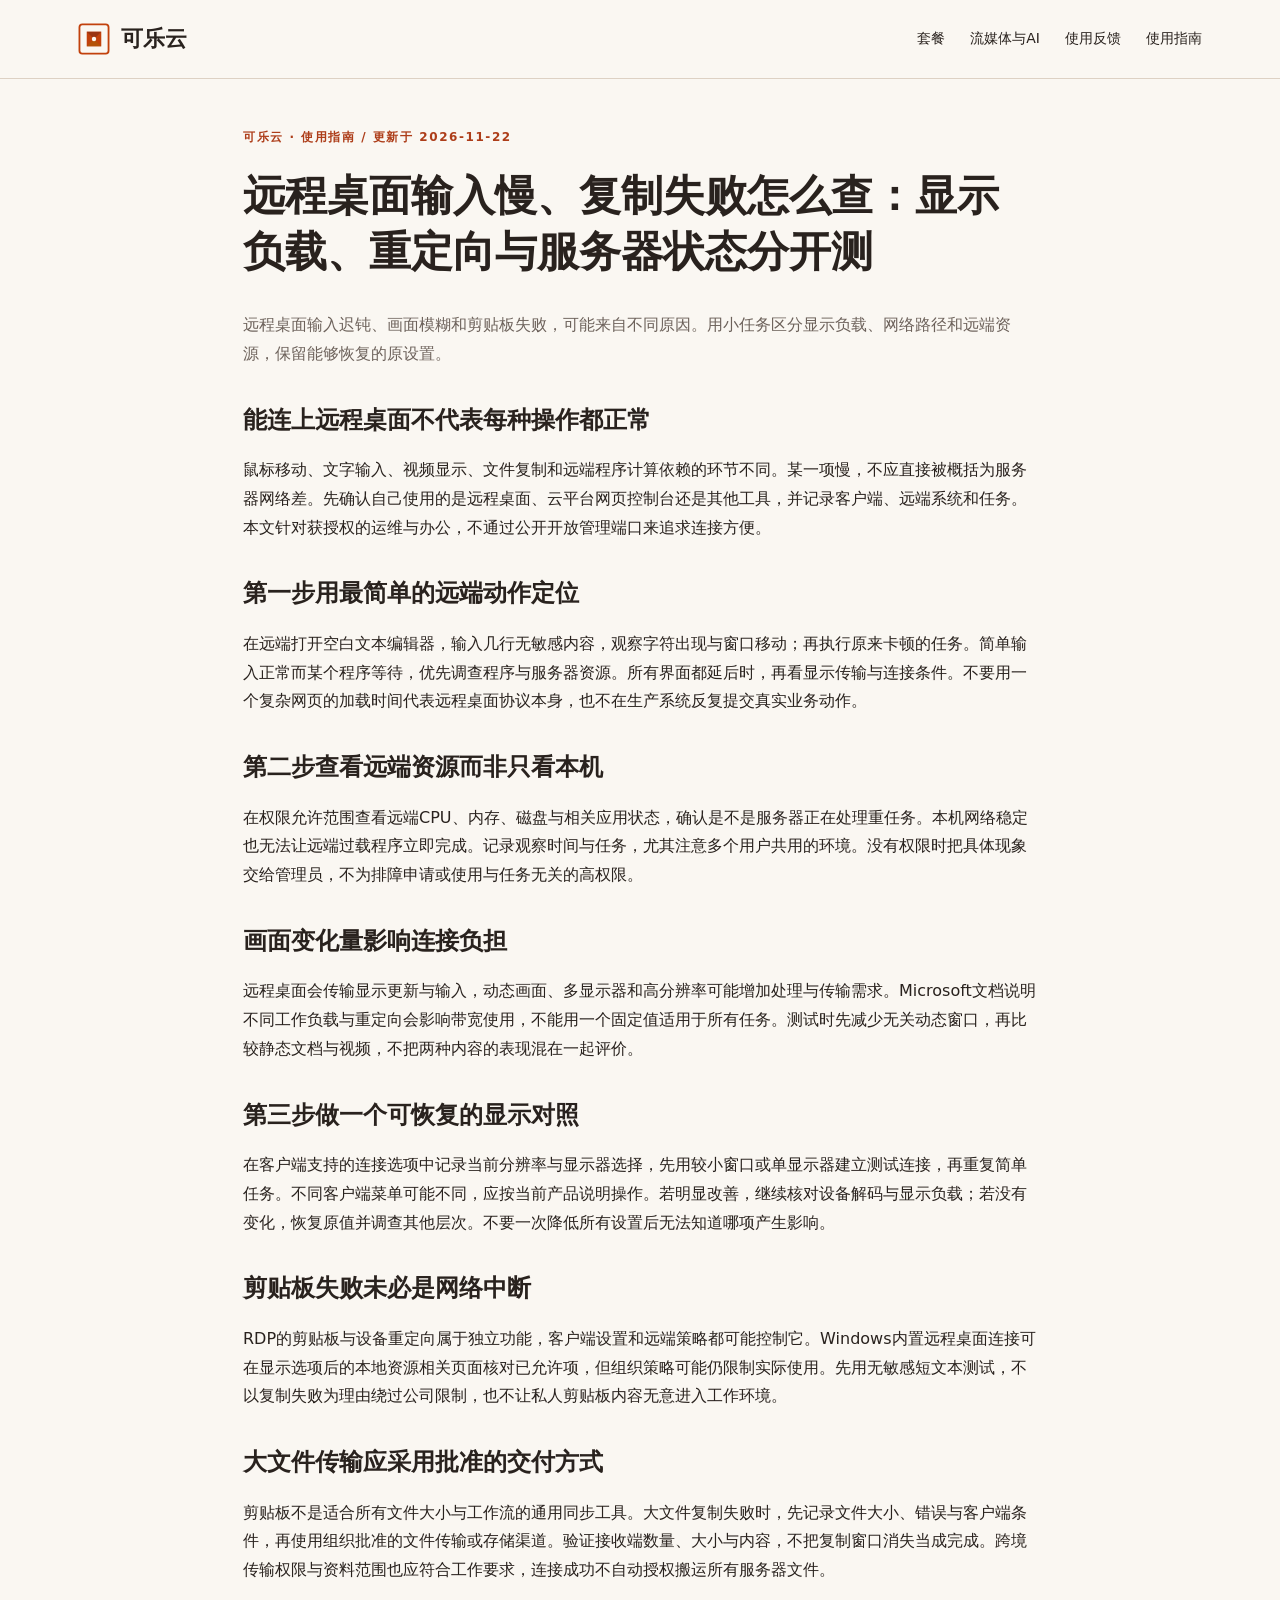
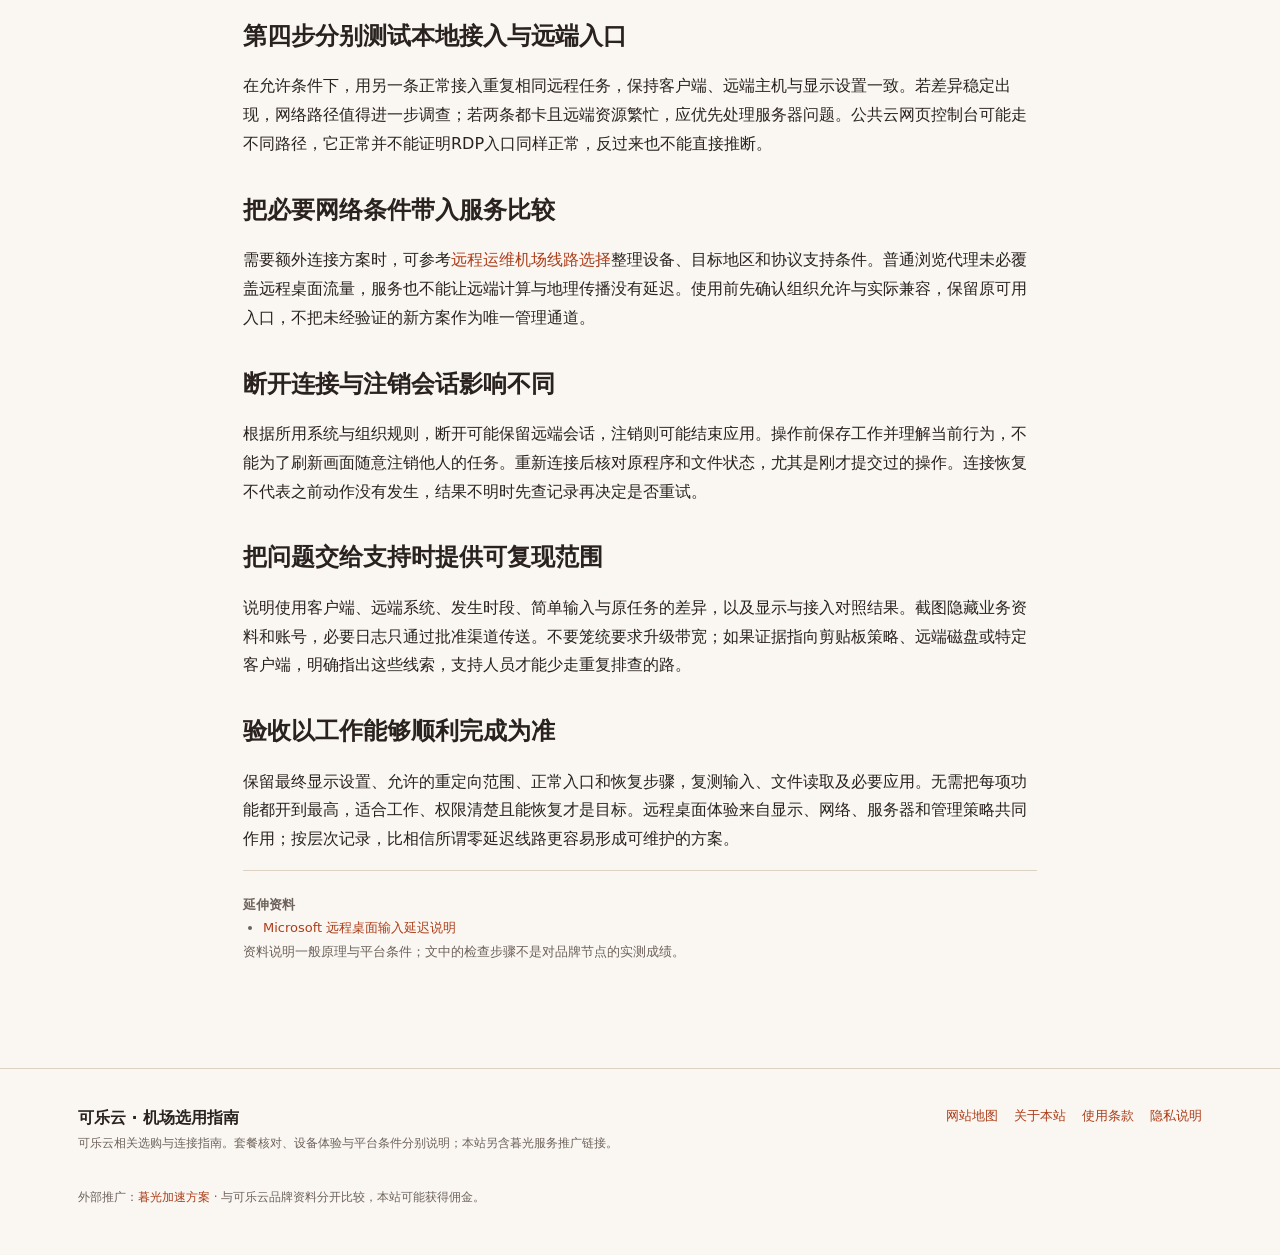
<file: global-cloud-console-rdp-acceleration.html>
<!DOCTYPE html>

<html lang="zh-CN"><head><meta charset="utf-8"/><meta content="width=device-width,initial-scale=1" name="viewport"/><title>远程桌面输入慢、复制失败怎么查：显示负载、重定向与服务器状态分开测</title><link href="style.css" rel="stylesheet"/><meta content="远程桌面输入迟钝、画面模糊和剪贴板失败，可能来自不同原因。用小任务区分显示负载、网络路径和远端资源，保留能够恢复的原设置。" name="description"/><link href="https://keleyun.ink/global-cloud-console-rdp-acceleration.html" rel="canonical"/><meta content="远程桌面输入慢、复制失败怎么查：显示负载、重定向与服务器状态分开测" property="og:title"/><meta content="远程桌面输入迟钝、画面模糊和剪贴板失败，可能来自不同原因。用小任务区分显示负载、网络路径和远端资源，保留能够恢复的原设置。" property="og:description"/><meta content="https://keleyun.ink/global-cloud-console-rdp-acceleration.html" property="og:url"/><meta content="website" property="og:type"/><meta content="可乐云选用指南" property="og:site_name"/><meta content="summary" name="twitter:card"/><link href="editorial.css" rel="stylesheet"/><script type="application/ld+json">{"@context": "https://schema.org", "@type": "WebPage", "name": "远程桌面输入慢、复制失败怎么查：显示负载、重定向与服务器状态分开测", "url": "https://keleyun.ink/global-cloud-console-rdp-acceleration.html", "inLanguage": "zh-CN", "description": "远程桌面输入迟钝、画面模糊和剪贴板失败，可能来自不同原因。用小任务区分显示负载、网络路径和远端资源，保留能够恢复的原设置。"}</script></head><body class="cola"><header class="site-nav"><div class="shell nav-inner"><a class="wordmark" href="index.html"><svg aria-hidden="true" fill="none" height="36" viewbox="0 0 44 44" width="36" xmlns="http://www.w3.org/2000/svg">
<rect fill="#faf7f2" height="40" rx="4" stroke="#c2410c" stroke-width="2.5" width="40" x="2" y="2"></rect>
<!-- 矿石金石切面与焦糖徽记 -->
<path d="M12 12H32V32H12Z" fill="#c2410c"></path>
<path d="M12 12L22 22L32 12" fill="#9a3412"></path>
<path d="M12 32L22 22L32 32" fill="#b45309"></path>
<circle cx="22" cy="22" fill="#faf7f2" r="3"></circle>
</svg><span>可乐云</span></a><nav aria-label="主导航" class="site-links"><a href="index.html#pricing">套餐</a><a href="index.html#enterprise-ai">流媒体与AI</a><a href="index.html#testimonials">使用反馈</a><a href="dispatch.html">使用指南</a></nav><details class="mobile-nav"><summary>导航</summary><nav aria-label="手机导航"><a href="index.html#pricing">套餐</a><a href="index.html#enterprise-ai">流媒体与AI</a><a href="index.html#testimonials">使用反馈</a><a href="dispatch.html">使用指南</a></nav></details></div></header><main class="content-page"><p class="eyebrow">可乐云 · 使用指南 / 更新于 2026-11-22</p><h1>远程桌面输入慢、复制失败怎么查：显示负载、重定向与服务器状态分开测</h1><p class="section-intro">远程桌面输入迟钝、画面模糊和剪贴板失败，可能来自不同原因。用小任务区分显示负载、网络路径和远端资源，保留能够恢复的原设置。</p><div data-content="article" data-swc-article-body="2026-11-16"><h2>能连上远程桌面不代表每种操作都正常</h2><p>鼠标移动、文字输入、视频显示、文件复制和远端程序计算依赖的环节不同。某一项慢，不应直接被概括为服务器网络差。先确认自己使用的是远程桌面、云平台网页控制台还是其他工具，并记录客户端、远端系统和任务。本文针对获授权的运维与办公，不通过公开开放管理端口来追求连接方便。</p><h2>第一步用最简单的远端动作定位</h2><p>在远端打开空白文本编辑器，输入几行无敏感内容，观察字符出现与窗口移动；再执行原来卡顿的任务。简单输入正常而某个程序等待，优先调查程序与服务器资源。所有界面都延后时，再看显示传输与连接条件。不要用一个复杂网页的加载时间代表远程桌面协议本身，也不在生产系统反复提交真实业务动作。</p><h2>第二步查看远端资源而非只看本机</h2><p>在权限允许范围查看远端CPU、内存、磁盘与相关应用状态，确认是不是服务器正在处理重任务。本机网络稳定也无法让远端过载程序立即完成。记录观察时间与任务，尤其注意多个用户共用的环境。没有权限时把具体现象交给管理员，不为排障申请或使用与任务无关的高权限。</p><h2>画面变化量影响连接负担</h2><p>远程桌面会传输显示更新与输入，动态画面、多显示器和高分辨率可能增加处理与传输需求。Microsoft文档说明不同工作负载与重定向会影响带宽使用，不能用一个固定值适用于所有任务。测试时先减少无关动态窗口，再比较静态文档与视频，不把两种内容的表现混在一起评价。</p><h2>第三步做一个可恢复的显示对照</h2><p>在客户端支持的连接选项中记录当前分辨率与显示器选择，先用较小窗口或单显示器建立测试连接，再重复简单任务。不同客户端菜单可能不同，应按当前产品说明操作。若明显改善，继续核对设备解码与显示负载；若没有变化，恢复原值并调查其他层次。不要一次降低所有设置后无法知道哪项产生影响。</p><h2>剪贴板失败未必是网络中断</h2><p>RDP的剪贴板与设备重定向属于独立功能，客户端设置和远端策略都可能控制它。Windows内置远程桌面连接可在显示选项后的本地资源相关页面核对已允许项，但组织策略可能仍限制实际使用。先用无敏感短文本测试，不以复制失败为理由绕过公司限制，也不让私人剪贴板内容无意进入工作环境。</p><h2>大文件传输应采用批准的交付方式</h2><p>剪贴板不是适合所有文件大小与工作流的通用同步工具。大文件复制失败时，先记录文件大小、错误与客户端条件，再使用组织批准的文件传输或存储渠道。验证接收端数量、大小与内容，不把复制窗口消失当成完成。跨境传输权限与资料范围也应符合工作要求，连接成功不自动授权搬运所有服务器文件。</p><h2>第四步分别测试本地接入与远端入口</h2><p>在允许条件下，用另一条正常接入重复相同远程任务，保持客户端、远端主机与显示设置一致。若差异稳定出现，网络路径值得进一步调查；若两条都卡且远端资源繁忙，应优先处理服务器问题。公共云网页控制台可能走不同路径，它正常并不能证明RDP入口同样正常，反过来也不能直接推断。</p><h2>把必要网络条件带入服务比较</h2><p>需要额外连接方案时，可参考<a href="https://dajichang.mom/" rel="nofollow sponsored noopener">远程运维机场线路选择</a>整理设备、目标地区和协议支持条件。普通浏览代理未必覆盖远程桌面流量，服务也不能让远端计算与地理传播没有延迟。使用前先确认组织允许与实际兼容，保留原可用入口，不把未经验证的新方案作为唯一管理通道。</p><h2>断开连接与注销会话影响不同</h2><p>根据所用系统与组织规则，断开可能保留远端会话，注销则可能结束应用。操作前保存工作并理解当前行为，不能为了刷新画面随意注销他人的任务。重新连接后核对原程序和文件状态，尤其是刚才提交过的操作。连接恢复不代表之前动作没有发生，结果不明时先查记录再决定是否重试。</p><h2>把问题交给支持时提供可复现范围</h2><p>说明使用客户端、远端系统、发生时段、简单输入与原任务的差异，以及显示与接入对照结果。截图隐藏业务资料和账号，必要日志只通过批准渠道传送。不要笼统要求升级带宽；如果证据指向剪贴板策略、远端磁盘或特定客户端，明确指出这些线索，支持人员才能少走重复排查的路。</p><h2>验收以工作能够顺利完成为准</h2><p>保留最终显示设置、允许的重定向范围、正常入口和恢复步骤，复测输入、文件读取及必要应用。无需把每项功能都开到最高，适合工作、权限清楚且能恢复才是目标。远程桌面体验来自显示、网络、服务器和管理策略共同作用；按层次记录，比相信所谓零延迟线路更容易形成可维护的方案。</p></div><aside class="article-sources"><strong>延伸资料</strong><ul><li><a href="https://learn.microsoft.com/en-us/windows-server/remote/remote-desktop-services/rds-rdsh-performance-counters">Microsoft 远程桌面输入延迟说明</a></li></ul><p>资料说明一般原理与平台条件；文中的检查步骤不是对品牌节点的实测成绩。</p></aside></main><footer class="site-footer"><div class="shell footer-inner"><div><strong>可乐云 · 机场选用指南</strong><p>可乐云相关选购与连接指南。套餐核对、设备体验与平台条件分别说明；本站另含暮光服务推广链接。</p></div><nav aria-label="页脚" class="footer-links"><a href="sitemap.html">网站地图</a><a href="about.html">关于本站</a><a href="terms.html">使用条款</a><a href="privacy.html">隐私说明</a></nav></div><div class="shell"><p class="source-line">外部推广：<a href="https://ww012.twilightaff.com/#/?code=A56DH1Af" rel="noopener nofollow sponsored" target="_blank">暮光加速方案</a> · 与可乐云品牌资料分开比较，本站可能获得佣金。</p></div></footer><script defer="" src="guide.js"></script></body></html>
</file>
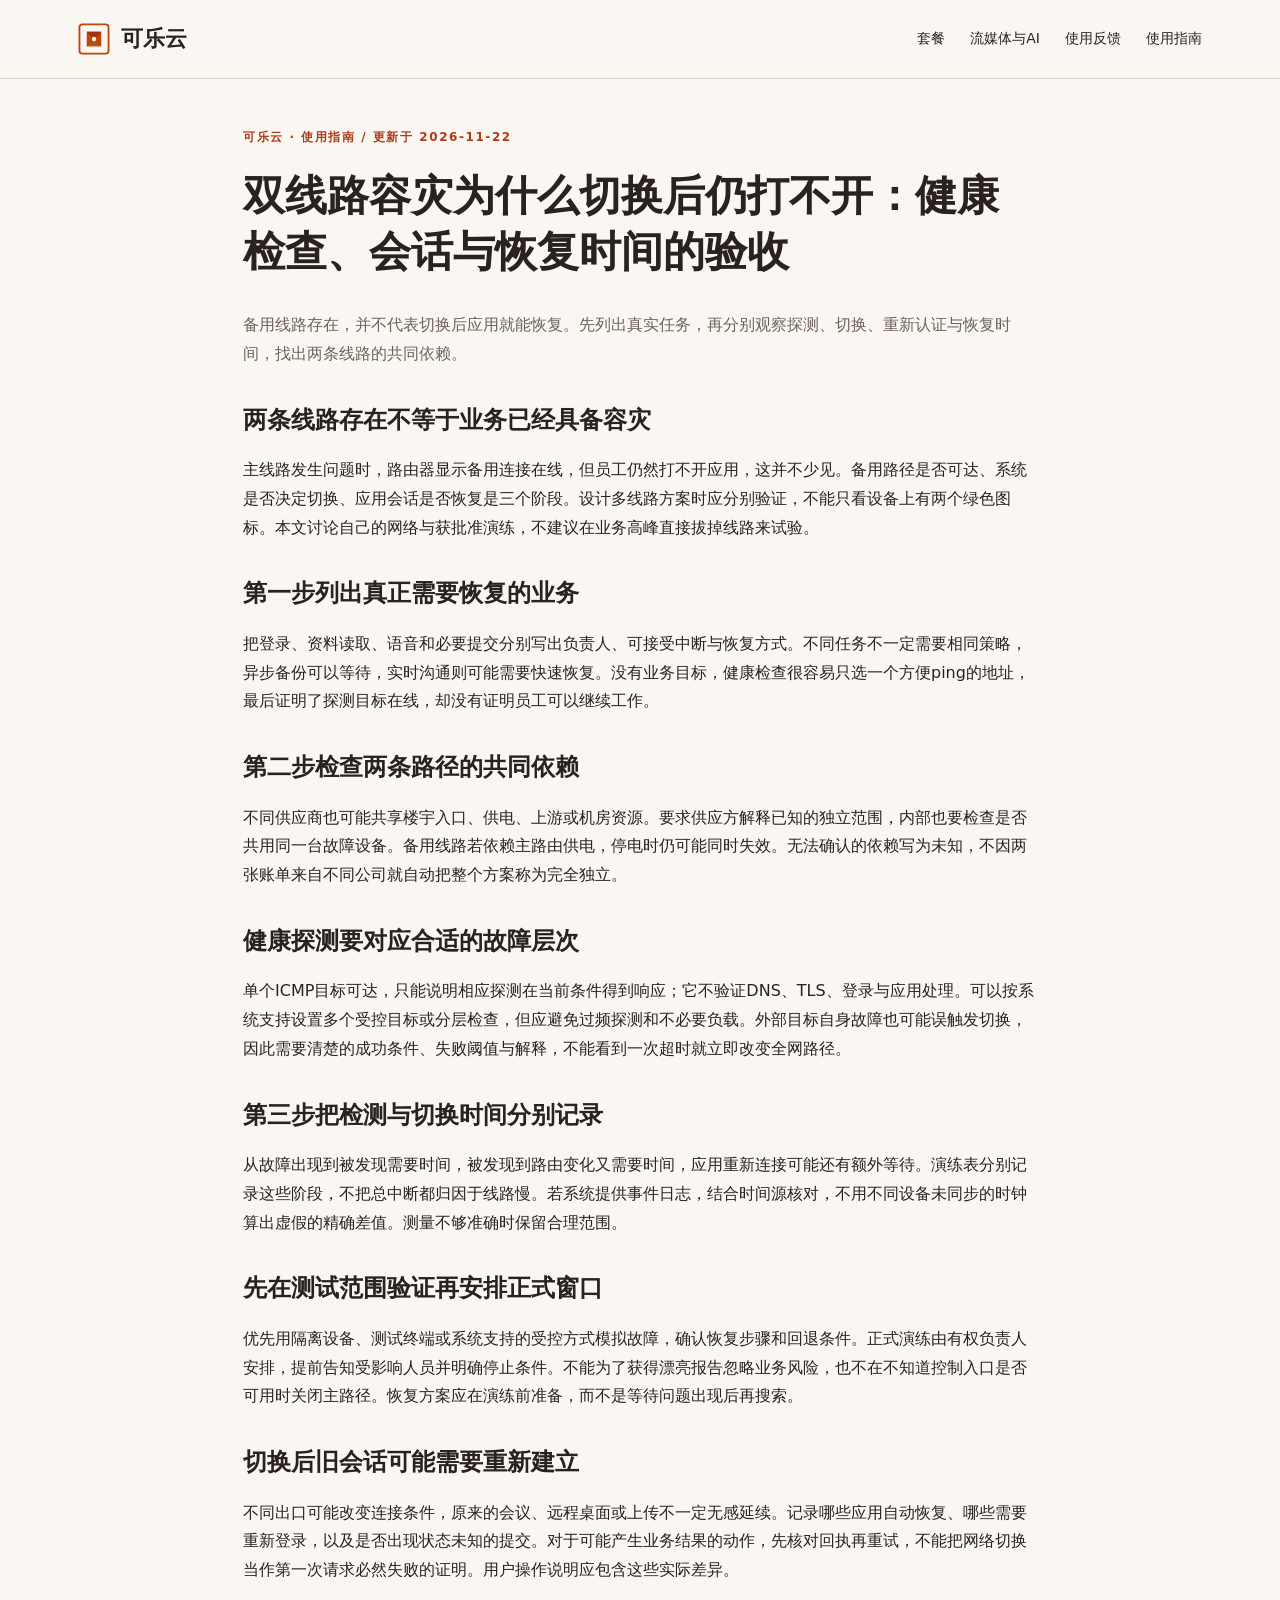
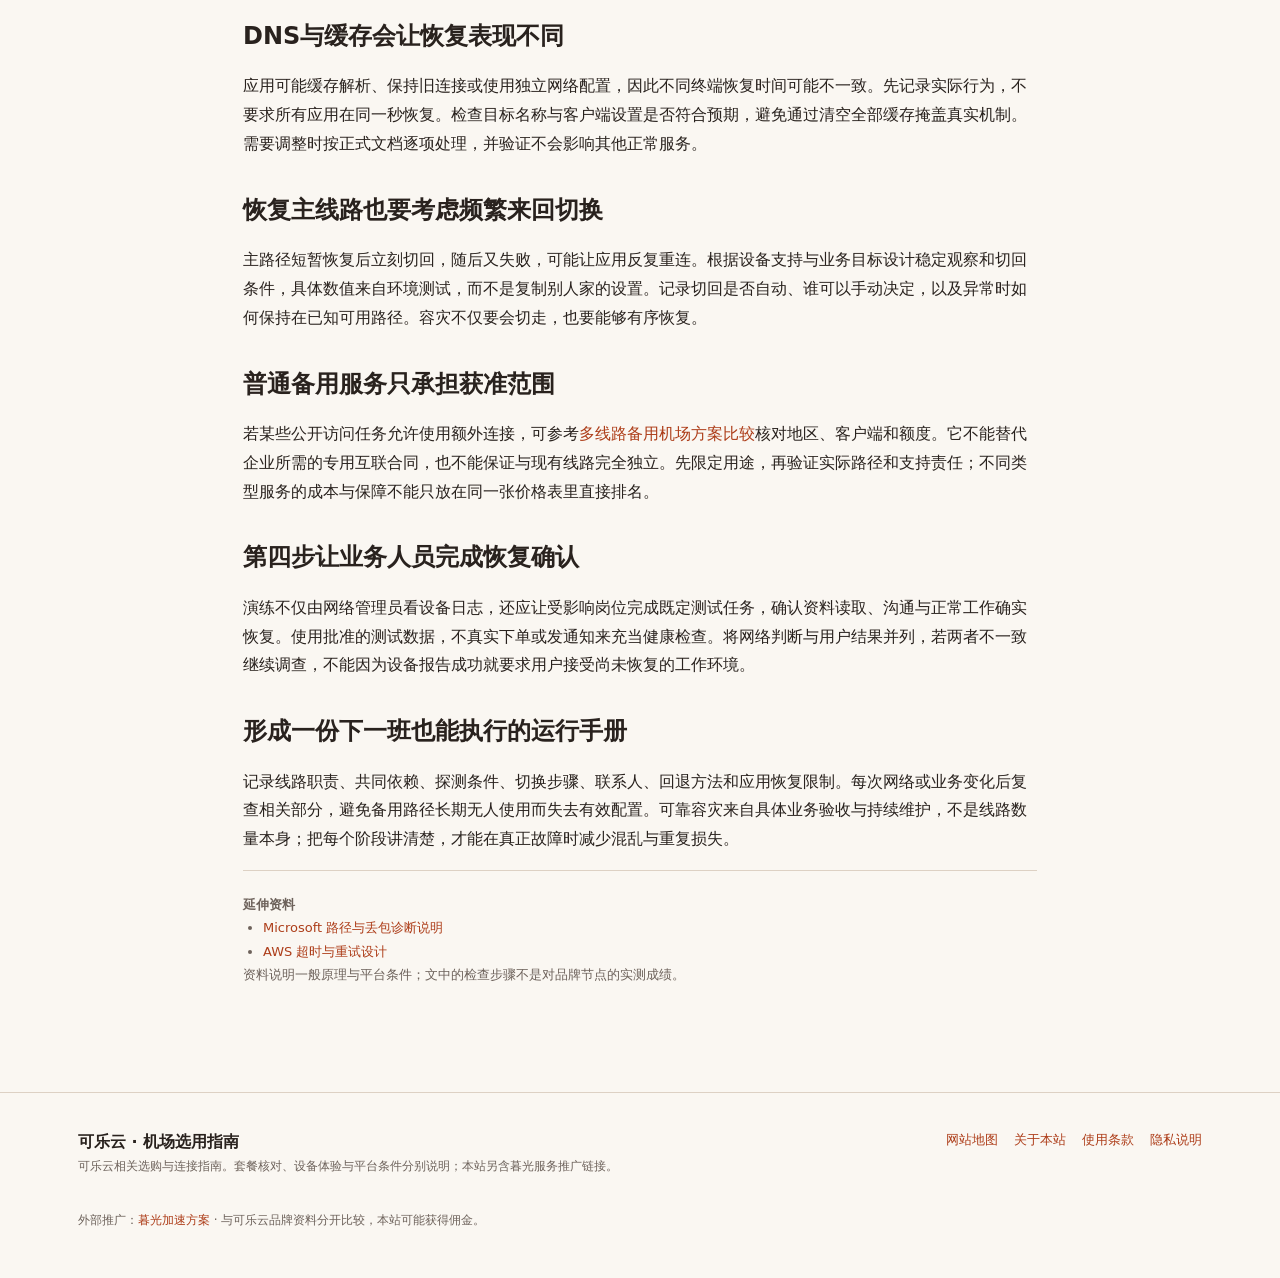
<file: hybrid-multi-carrier-peering-strategy.html>
<!DOCTYPE html>

<html lang="zh-CN"><head><meta charset="utf-8"/><meta content="width=device-width,initial-scale=1" name="viewport"/><title>双线路容灾为什么切换后仍打不开：健康检查、会话与恢复时间的验收</title><link href="style.css" rel="stylesheet"/><meta content="备用线路存在，并不代表切换后应用就能恢复。先列出真实任务，再分别观察探测、切换、重新认证与恢复时间，找出两条线路的共同依赖。" name="description"/><link href="https://keleyun.ink/hybrid-multi-carrier-peering-strategy.html" rel="canonical"/><meta content="双线路容灾为什么切换后仍打不开：健康检查、会话与恢复时间的验收" property="og:title"/><meta content="备用线路存在，并不代表切换后应用就能恢复。先列出真实任务，再分别观察探测、切换、重新认证与恢复时间，找出两条线路的共同依赖。" property="og:description"/><meta content="https://keleyun.ink/hybrid-multi-carrier-peering-strategy.html" property="og:url"/><meta content="website" property="og:type"/><meta content="可乐云选用指南" property="og:site_name"/><meta content="summary" name="twitter:card"/><link href="editorial.css" rel="stylesheet"/><script type="application/ld+json">{"@context": "https://schema.org", "@type": "WebPage", "name": "双线路容灾为什么切换后仍打不开：健康检查、会话与恢复时间的验收", "url": "https://keleyun.ink/hybrid-multi-carrier-peering-strategy.html", "inLanguage": "zh-CN", "description": "备用线路存在，并不代表切换后应用就能恢复。先列出真实任务，再分别观察探测、切换、重新认证与恢复时间，找出两条线路的共同依赖。"}</script></head><body class="cola"><header class="site-nav"><div class="shell nav-inner"><a class="wordmark" href="index.html"><svg aria-hidden="true" fill="none" height="36" viewbox="0 0 44 44" width="36" xmlns="http://www.w3.org/2000/svg">
<rect fill="#faf7f2" height="40" rx="4" stroke="#c2410c" stroke-width="2.5" width="40" x="2" y="2"></rect>
<!-- 矿石金石切面与焦糖徽记 -->
<path d="M12 12H32V32H12Z" fill="#c2410c"></path>
<path d="M12 12L22 22L32 12" fill="#9a3412"></path>
<path d="M12 32L22 22L32 32" fill="#b45309"></path>
<circle cx="22" cy="22" fill="#faf7f2" r="3"></circle>
</svg><span>可乐云</span></a><nav aria-label="主导航" class="site-links"><a href="index.html#pricing">套餐</a><a href="index.html#enterprise-ai">流媒体与AI</a><a href="index.html#testimonials">使用反馈</a><a href="dispatch.html">使用指南</a></nav><details class="mobile-nav"><summary>导航</summary><nav aria-label="手机导航"><a href="index.html#pricing">套餐</a><a href="index.html#enterprise-ai">流媒体与AI</a><a href="index.html#testimonials">使用反馈</a><a href="dispatch.html">使用指南</a></nav></details></div></header><main class="content-page"><p class="eyebrow">可乐云 · 使用指南 / 更新于 2026-11-22</p><h1>双线路容灾为什么切换后仍打不开：健康检查、会话与恢复时间的验收</h1><p class="section-intro">备用线路存在，并不代表切换后应用就能恢复。先列出真实任务，再分别观察探测、切换、重新认证与恢复时间，找出两条线路的共同依赖。</p><div data-content="article" data-swc-article-body="2026-11-16"><h2>两条线路存在不等于业务已经具备容灾</h2><p>主线路发生问题时，路由器显示备用连接在线，但员工仍然打不开应用，这并不少见。备用路径是否可达、系统是否决定切换、应用会话是否恢复是三个阶段。设计多线路方案时应分别验证，不能只看设备上有两个绿色图标。本文讨论自己的网络与获批准演练，不建议在业务高峰直接拔掉线路来试验。</p><h2>第一步列出真正需要恢复的业务</h2><p>把登录、资料读取、语音和必要提交分别写出负责人、可接受中断与恢复方式。不同任务不一定需要相同策略，异步备份可以等待，实时沟通则可能需要快速恢复。没有业务目标，健康检查很容易只选一个方便ping的地址，最后证明了探测目标在线，却没有证明员工可以继续工作。</p><h2>第二步检查两条路径的共同依赖</h2><p>不同供应商也可能共享楼宇入口、供电、上游或机房资源。要求供应方解释已知的独立范围，内部也要检查是否共用同一台故障设备。备用线路若依赖主路由供电，停电时仍可能同时失效。无法确认的依赖写为未知，不因两张账单来自不同公司就自动把整个方案称为完全独立。</p><h2>健康探测要对应合适的故障层次</h2><p>单个ICMP目标可达，只能说明相应探测在当前条件得到响应；它不验证DNS、TLS、登录与应用处理。可以按系统支持设置多个受控目标或分层检查，但应避免过频探测和不必要负载。外部目标自身故障也可能误触发切换，因此需要清楚的成功条件、失败阈值与解释，不能看到一次超时就立即改变全网路径。</p><h2>第三步把检测与切换时间分别记录</h2><p>从故障出现到被发现需要时间，被发现到路由变化又需要时间，应用重新连接可能还有额外等待。演练表分别记录这些阶段，不把总中断都归因于线路慢。若系统提供事件日志，结合时间源核对，不用不同设备未同步的时钟算出虚假的精确差值。测量不够准确时保留合理范围。</p><h2>先在测试范围验证再安排正式窗口</h2><p>优先用隔离设备、测试终端或系统支持的受控方式模拟故障，确认恢复步骤和回退条件。正式演练由有权负责人安排，提前告知受影响人员并明确停止条件。不能为了获得漂亮报告忽略业务风险，也不在不知道控制入口是否可用时关闭主路径。恢复方案应在演练前准备，而不是等待问题出现后再搜索。</p><h2>切换后旧会话可能需要重新建立</h2><p>不同出口可能改变连接条件，原来的会议、远程桌面或上传不一定无感延续。记录哪些应用自动恢复、哪些需要重新登录，以及是否出现状态未知的提交。对于可能产生业务结果的动作，先核对回执再重试，不能把网络切换当作第一次请求必然失败的证明。用户操作说明应包含这些实际差异。</p><h2>DNS与缓存会让恢复表现不同</h2><p>应用可能缓存解析、保持旧连接或使用独立网络配置，因此不同终端恢复时间可能不一致。先记录实际行为，不要求所有应用在同一秒恢复。检查目标名称与客户端设置是否符合预期，避免通过清空全部缓存掩盖真实机制。需要调整时按正式文档逐项处理，并验证不会影响其他正常服务。</p><h2>恢复主线路也要考虑频繁来回切换</h2><p>主路径短暂恢复后立刻切回，随后又失败，可能让应用反复重连。根据设备支持与业务目标设计稳定观察和切回条件，具体数值来自环境测试，而不是复制别人家的设置。记录切回是否自动、谁可以手动决定，以及异常时如何保持在已知可用路径。容灾不仅要会切走，也要能够有序恢复。</p><h2>普通备用服务只承担获准范围</h2><p>若某些公开访问任务允许使用额外连接，可参考<a href="https://dajichang.mom/" rel="nofollow sponsored noopener">多线路备用机场方案比较</a>核对地区、客户端和额度。它不能替代企业所需的专用互联合同，也不能保证与现有线路完全独立。先限定用途，再验证实际路径和支持责任；不同类型服务的成本与保障不能只放在同一张价格表里直接排名。</p><h2>第四步让业务人员完成恢复确认</h2><p>演练不仅由网络管理员看设备日志，还应让受影响岗位完成既定测试任务，确认资料读取、沟通与正常工作确实恢复。使用批准的测试数据，不真实下单或发通知来充当健康检查。将网络判断与用户结果并列，若两者不一致继续调查，不能因为设备报告成功就要求用户接受尚未恢复的工作环境。</p><h2>形成一份下一班也能执行的运行手册</h2><p>记录线路职责、共同依赖、探测条件、切换步骤、联系人、回退方法和应用恢复限制。每次网络或业务变化后复查相关部分，避免备用路径长期无人使用而失去有效配置。可靠容灾来自具体业务验收与持续维护，不是线路数量本身；把每个阶段讲清楚，才能在真正故障时减少混乱与重复损失。</p></div><aside class="article-sources"><strong>延伸资料</strong><ul><li><a href="https://learn.microsoft.com/windows-server/administration/windows-commands/pathping">Microsoft 路径与丢包诊断说明</a></li><li><a href="https://aws.amazon.com/builders-library/timeouts-retries-and-backoff-with-jitter/">AWS 超时与重试设计</a></li></ul><p>资料说明一般原理与平台条件；文中的检查步骤不是对品牌节点的实测成绩。</p></aside></main><footer class="site-footer"><div class="shell footer-inner"><div><strong>可乐云 · 机场选用指南</strong><p>可乐云相关选购与连接指南。套餐核对、设备体验与平台条件分别说明；本站另含暮光服务推广链接。</p></div><nav aria-label="页脚" class="footer-links"><a href="sitemap.html">网站地图</a><a href="about.html">关于本站</a><a href="terms.html">使用条款</a><a href="privacy.html">隐私说明</a></nav></div><div class="shell"><p class="source-line">外部推广：<a href="https://ww012.twilightaff.com/#/?code=A56DH1Af" rel="noopener nofollow sponsored" target="_blank">暮光加速方案</a> · 与可乐云品牌资料分开比较，本站可能获得佣金。</p></div></footer><script defer="" src="guide.js"></script></body></html>
</file>
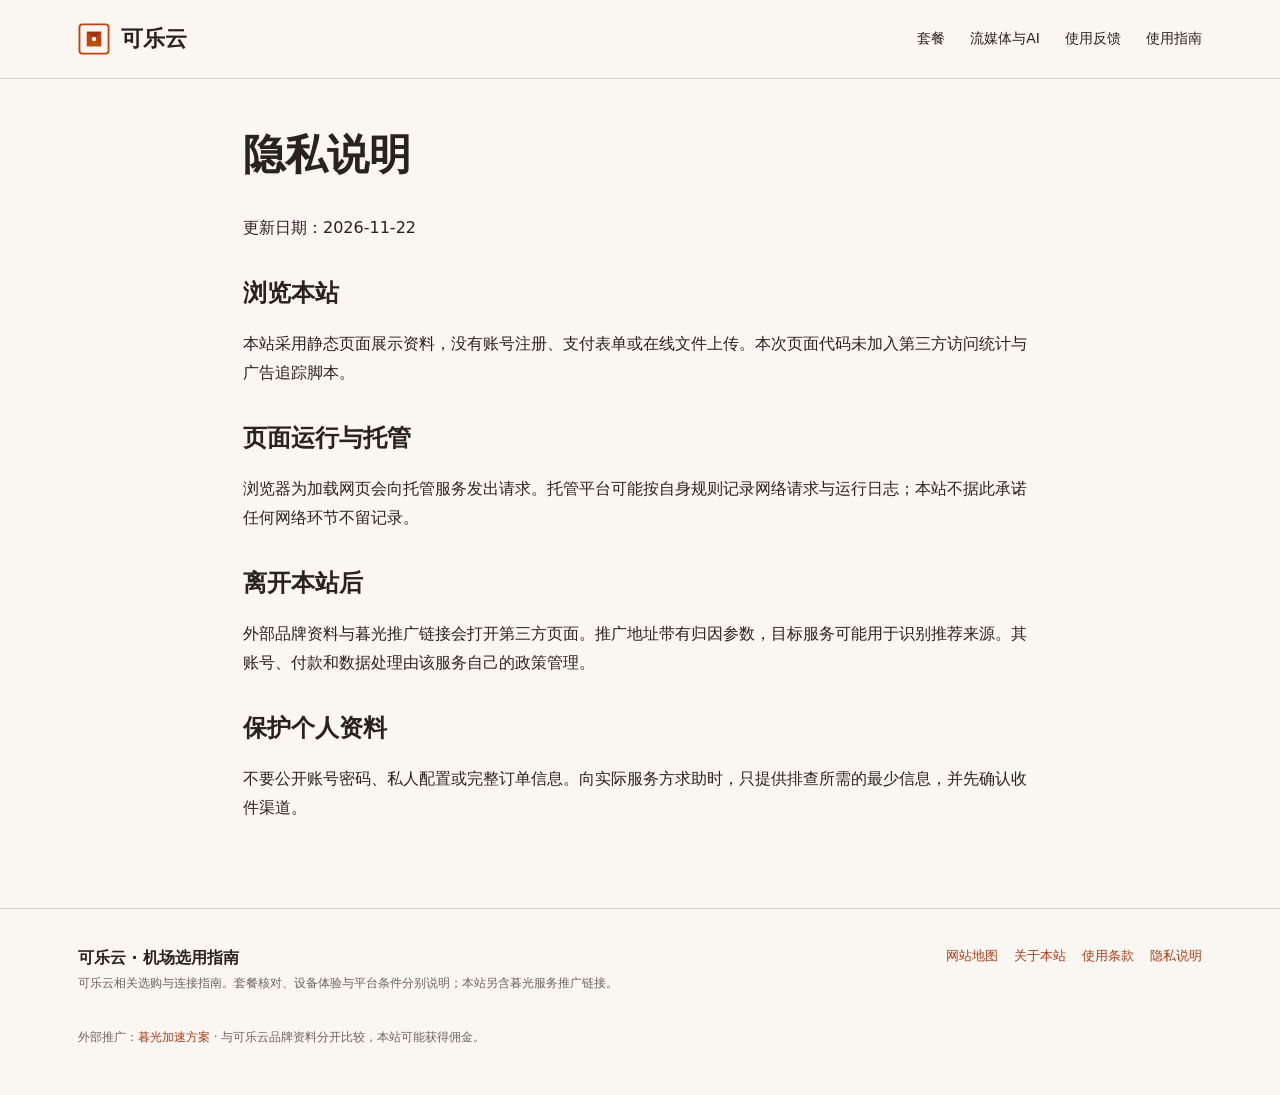
<file: privacy.html>
<!DOCTYPE html>

<html lang="zh-CN"><head><meta charset="utf-8"/><meta content="width=device-width,initial-scale=1" name="viewport"/><title>可乐云选用指南｜隐私说明</title><link href="style.css" rel="stylesheet"/><meta content="本静态页面的资料处理与外部链接说明。" name="description"/><link href="https://keleyun.ink/privacy.html" rel="canonical"/><meta content="可乐云选用指南｜隐私说明" property="og:title"/><meta content="本静态页面的资料处理与外部链接说明。" property="og:description"/><meta content="https://keleyun.ink/privacy.html" property="og:url"/><meta content="website" property="og:type"/><meta content="可乐云选用指南" property="og:site_name"/><meta content="summary" name="twitter:card"/><link href="editorial.css" rel="stylesheet"/><script type="application/ld+json">{"@context": "https://schema.org", "@type": "WebPage", "name": "可乐云选用指南｜隐私说明", "url": "https://keleyun.ink/privacy.html", "inLanguage": "zh-CN", "description": "本静态页面的资料处理与外部链接说明。"}</script></head><body class="cola"><header class="site-nav"><div class="shell nav-inner"><a class="wordmark" href="index.html"><svg aria-hidden="true" fill="none" height="36" viewbox="0 0 44 44" width="36" xmlns="http://www.w3.org/2000/svg">
<rect fill="#faf7f2" height="40" rx="4" stroke="#c2410c" stroke-width="2.5" width="40" x="2" y="2"></rect>
<!-- 矿石金石切面与焦糖徽记 -->
<path d="M12 12H32V32H12Z" fill="#c2410c"></path>
<path d="M12 12L22 22L32 12" fill="#9a3412"></path>
<path d="M12 32L22 22L32 32" fill="#b45309"></path>
<circle cx="22" cy="22" fill="#faf7f2" r="3"></circle>
</svg><span>可乐云</span></a><nav aria-label="主导航" class="site-links"><a href="index.html#pricing">套餐</a><a href="index.html#enterprise-ai">流媒体与AI</a><a href="index.html#testimonials">使用反馈</a><a href="dispatch.html">使用指南</a></nav><details class="mobile-nav"><summary>导航</summary><nav aria-label="手机导航"><a href="index.html#pricing">套餐</a><a href="index.html#enterprise-ai">流媒体与AI</a><a href="index.html#testimonials">使用反馈</a><a href="dispatch.html">使用指南</a></nav></details></div></header><main class="content-page"><h1>隐私说明</h1><p>更新日期：2026-11-22</p><h2>浏览本站</h2><p>本站采用静态页面展示资料，没有账号注册、支付表单或在线文件上传。本次页面代码未加入第三方访问统计与广告追踪脚本。</p><h2>页面运行与托管</h2><p>浏览器为加载网页会向托管服务发出请求。托管平台可能按自身规则记录网络请求与运行日志；本站不据此承诺任何网络环节不留记录。</p><h2>离开本站后</h2><p>外部品牌资料与暮光推广链接会打开第三方页面。推广地址带有归因参数，目标服务可能用于识别推荐来源。其账号、付款和数据处理由该服务自己的政策管理。</p><h2>保护个人资料</h2><p>不要公开账号密码、私人配置或完整订单信息。向实际服务方求助时，只提供排查所需的最少信息，并先确认收件渠道。</p></main><footer class="site-footer"><div class="shell footer-inner"><div><strong>可乐云 · 机场选用指南</strong><p>可乐云相关选购与连接指南。套餐核对、设备体验与平台条件分别说明；本站另含暮光服务推广链接。</p></div><nav aria-label="页脚" class="footer-links"><a href="sitemap.html">网站地图</a><a href="about.html">关于本站</a><a href="terms.html">使用条款</a><a href="privacy.html">隐私说明</a></nav></div><div class="shell"><p class="source-line">外部推广：<a href="https://ww012.twilightaff.com/#/?code=A56DH1Af" rel="noopener nofollow sponsored" target="_blank">暮光加速方案</a> · 与可乐云品牌资料分开比较，本站可能获得佣金。</p></div></footer><script defer="" src="guide.js"></script></body></html>
</file>
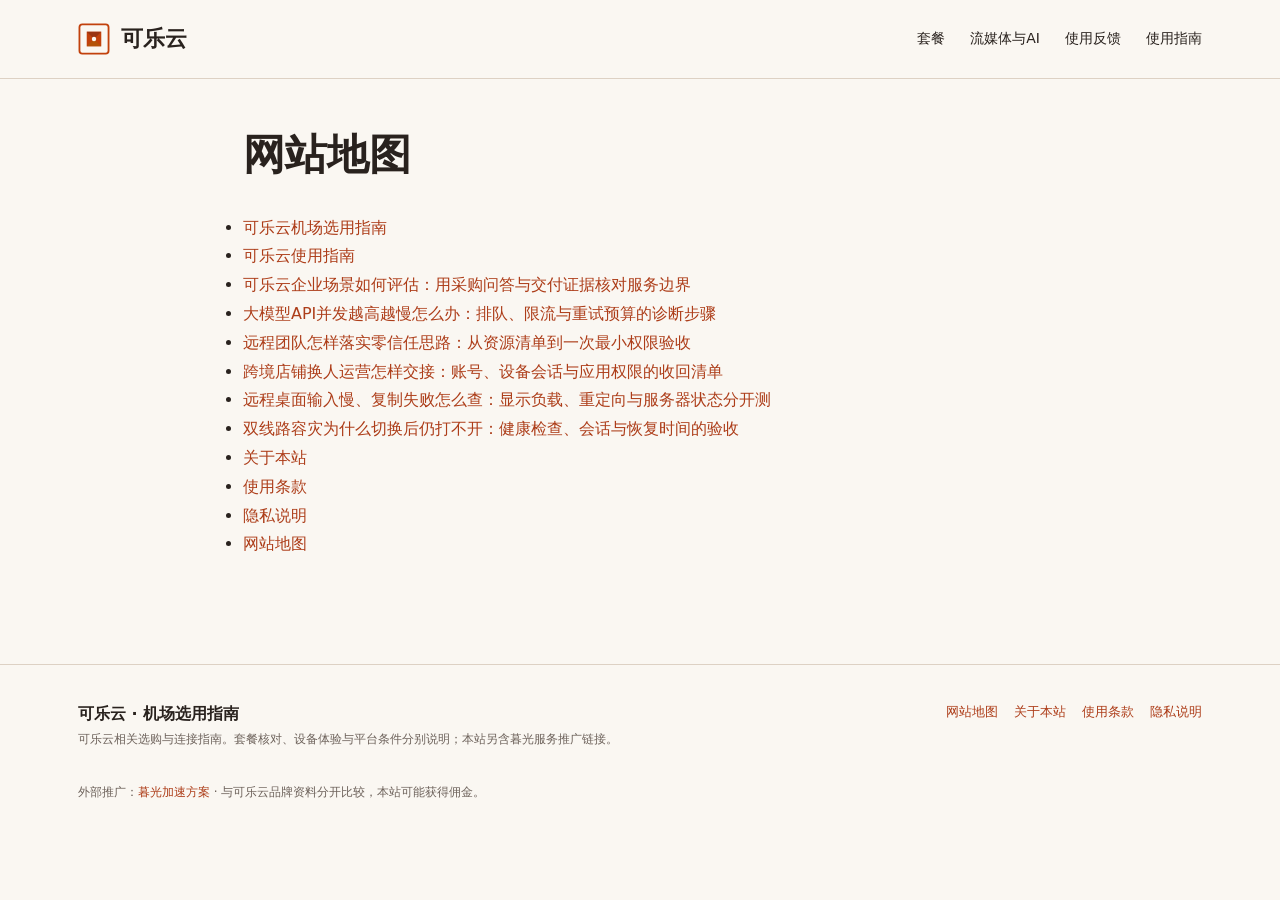
<file: sitemap.html>
<!DOCTYPE html>

<html lang="zh-CN"><head><meta charset="utf-8"/><meta content="width=device-width,initial-scale=1" name="viewport"/><title>可乐云网站地图</title><link href="style.css" rel="stylesheet"/><meta content="本站页面与六篇使用指南索引。" name="description"/><link href="https://keleyun.ink/sitemap.html" rel="canonical"/><meta content="可乐云网站地图" property="og:title"/><meta content="本站页面与六篇使用指南索引。" property="og:description"/><meta content="https://keleyun.ink/sitemap.html" property="og:url"/><meta content="website" property="og:type"/><meta content="可乐云选用指南" property="og:site_name"/><meta content="summary" name="twitter:card"/><link href="editorial.css" rel="stylesheet"/><script type="application/ld+json">{"@context": "https://schema.org", "@type": "WebPage", "name": "可乐云网站地图", "url": "https://keleyun.ink/sitemap.html", "inLanguage": "zh-CN", "description": "本站页面与六篇使用指南索引。"}</script></head><body class="cola"><header class="site-nav"><div class="shell nav-inner"><a class="wordmark" href="index.html"><svg aria-hidden="true" fill="none" height="36" viewbox="0 0 44 44" width="36" xmlns="http://www.w3.org/2000/svg">
<rect fill="#faf7f2" height="40" rx="4" stroke="#c2410c" stroke-width="2.5" width="40" x="2" y="2"></rect>
<!-- 矿石金石切面与焦糖徽记 -->
<path d="M12 12H32V32H12Z" fill="#c2410c"></path>
<path d="M12 12L22 22L32 12" fill="#9a3412"></path>
<path d="M12 32L22 22L32 32" fill="#b45309"></path>
<circle cx="22" cy="22" fill="#faf7f2" r="3"></circle>
</svg><span>可乐云</span></a><nav aria-label="主导航" class="site-links"><a href="index.html#pricing">套餐</a><a href="index.html#enterprise-ai">流媒体与AI</a><a href="index.html#testimonials">使用反馈</a><a href="dispatch.html">使用指南</a></nav><details class="mobile-nav"><summary>导航</summary><nav aria-label="手机导航"><a href="index.html#pricing">套餐</a><a href="index.html#enterprise-ai">流媒体与AI</a><a href="index.html#testimonials">使用反馈</a><a href="dispatch.html">使用指南</a></nav></details></div></header><main class="content-page"><h1>网站地图</h1><ul><li><a href="index.html">可乐云机场选用指南</a></li><li><a href="dispatch.html">可乐云使用指南</a></li><li><a href="enterprise-cloud-backbone-audit.html">可乐云企业场景如何评估：用采购问答与交付证据核对服务边界</a></li><li><a href="ai-cluster-api-concurrency-stability.html">大模型API并发越高越慢怎么办：排队、限流与重试预算的诊断步骤</a></li><li><a href="corporate-zero-trust-network-defense.html">远程团队怎样落实零信任思路：从资源清单到一次最小权限验收</a></li><li><a href="cross-border-ecommerce-store-safety.html">跨境店铺换人运营怎样交接：账号、设备会话与应用权限的收回清单</a></li><li><a href="global-cloud-console-rdp-acceleration.html">远程桌面输入慢、复制失败怎么查：显示负载、重定向与服务器状态分开测</a></li><li><a href="hybrid-multi-carrier-peering-strategy.html">双线路容灾为什么切换后仍打不开：健康检查、会话与恢复时间的验收</a></li><li><a href="about.html">关于本站</a></li><li><a href="terms.html">使用条款</a></li><li><a href="privacy.html">隐私说明</a></li><li><a href="sitemap.html">网站地图</a></li></ul></main><footer class="site-footer"><div class="shell footer-inner"><div><strong>可乐云 · 机场选用指南</strong><p>可乐云相关选购与连接指南。套餐核对、设备体验与平台条件分别说明；本站另含暮光服务推广链接。</p></div><nav aria-label="页脚" class="footer-links"><a href="sitemap.html">网站地图</a><a href="about.html">关于本站</a><a href="terms.html">使用条款</a><a href="privacy.html">隐私说明</a></nav></div><div class="shell"><p class="source-line">外部推广：<a href="https://ww012.twilightaff.com/#/?code=A56DH1Af" rel="noopener nofollow sponsored" target="_blank">暮光加速方案</a> · 与可乐云品牌资料分开比较，本站可能获得佣金。</p></div></footer><script defer="" src="guide.js"></script></body></html>
</file>
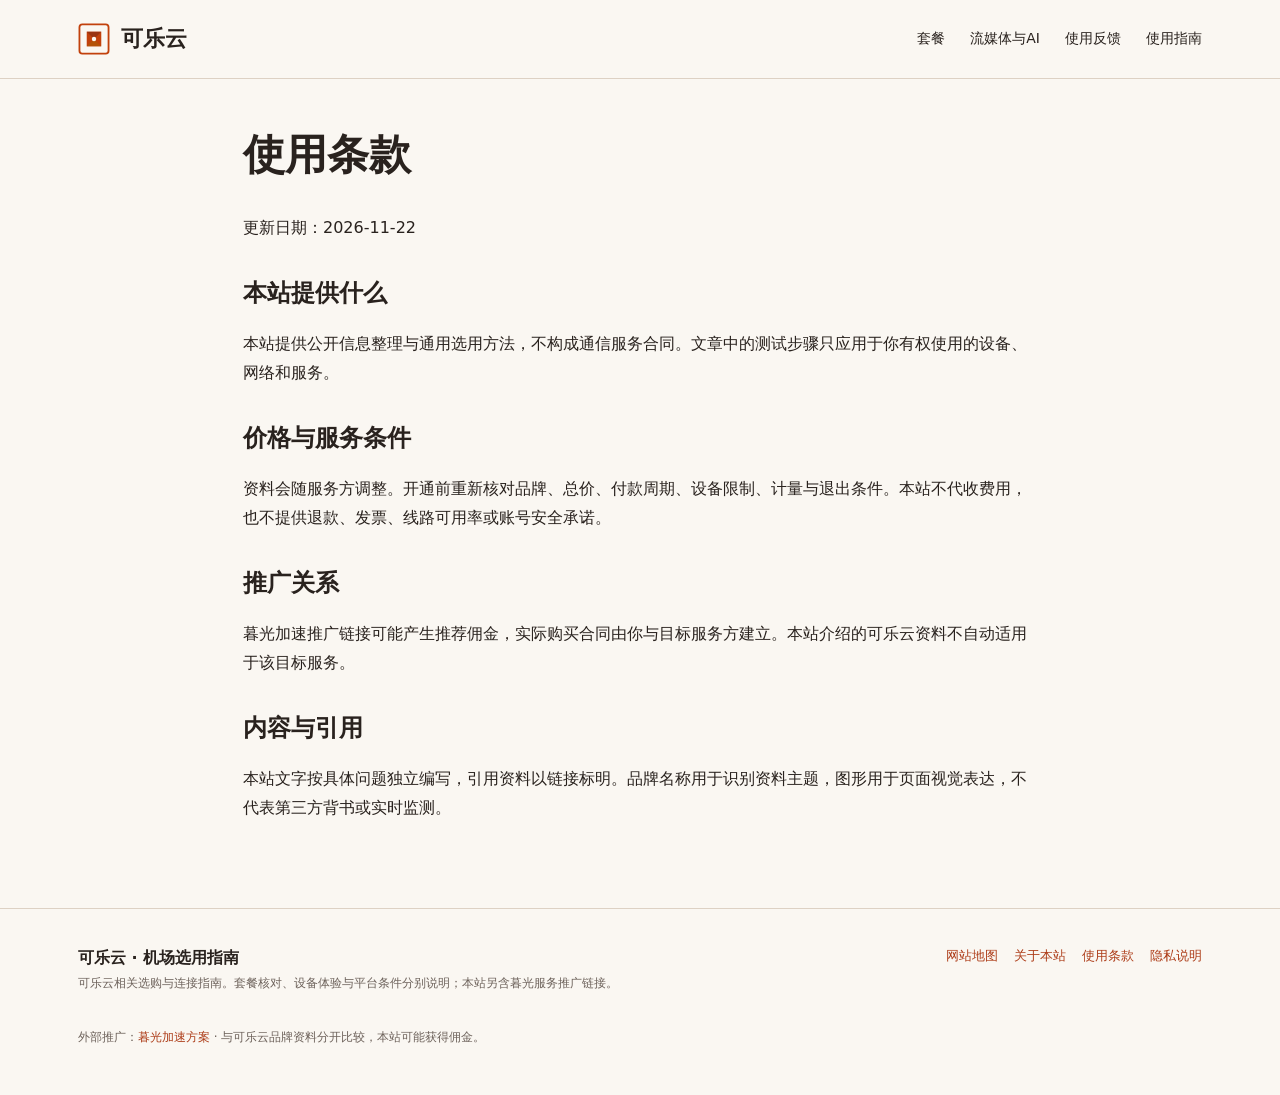
<file: terms.html>
<!DOCTYPE html>

<html lang="zh-CN"><head><meta charset="utf-8"/><meta content="width=device-width,initial-scale=1" name="viewport"/><title>可乐云选用指南｜使用条款</title><link href="style.css" rel="stylesheet"/><meta content="本站内容使用、来源时效与第三方购买条件说明。" name="description"/><link href="https://keleyun.ink/terms.html" rel="canonical"/><meta content="可乐云选用指南｜使用条款" property="og:title"/><meta content="本站内容使用、来源时效与第三方购买条件说明。" property="og:description"/><meta content="https://keleyun.ink/terms.html" property="og:url"/><meta content="website" property="og:type"/><meta content="可乐云选用指南" property="og:site_name"/><meta content="summary" name="twitter:card"/><link href="editorial.css" rel="stylesheet"/><script type="application/ld+json">{"@context": "https://schema.org", "@type": "WebPage", "name": "可乐云选用指南｜使用条款", "url": "https://keleyun.ink/terms.html", "inLanguage": "zh-CN", "description": "本站内容使用、来源时效与第三方购买条件说明。"}</script></head><body class="cola"><header class="site-nav"><div class="shell nav-inner"><a class="wordmark" href="index.html"><svg aria-hidden="true" fill="none" height="36" viewbox="0 0 44 44" width="36" xmlns="http://www.w3.org/2000/svg">
<rect fill="#faf7f2" height="40" rx="4" stroke="#c2410c" stroke-width="2.5" width="40" x="2" y="2"></rect>
<!-- 矿石金石切面与焦糖徽记 -->
<path d="M12 12H32V32H12Z" fill="#c2410c"></path>
<path d="M12 12L22 22L32 12" fill="#9a3412"></path>
<path d="M12 32L22 22L32 32" fill="#b45309"></path>
<circle cx="22" cy="22" fill="#faf7f2" r="3"></circle>
</svg><span>可乐云</span></a><nav aria-label="主导航" class="site-links"><a href="index.html#pricing">套餐</a><a href="index.html#enterprise-ai">流媒体与AI</a><a href="index.html#testimonials">使用反馈</a><a href="dispatch.html">使用指南</a></nav><details class="mobile-nav"><summary>导航</summary><nav aria-label="手机导航"><a href="index.html#pricing">套餐</a><a href="index.html#enterprise-ai">流媒体与AI</a><a href="index.html#testimonials">使用反馈</a><a href="dispatch.html">使用指南</a></nav></details></div></header><main class="content-page"><h1>使用条款</h1><p>更新日期：2026-11-22</p><h2>本站提供什么</h2><p>本站提供公开信息整理与通用选用方法，不构成通信服务合同。文章中的测试步骤只应用于你有权使用的设备、网络和服务。</p><h2>价格与服务条件</h2><p>资料会随服务方调整。开通前重新核对品牌、总价、付款周期、设备限制、计量与退出条件。本站不代收费用，也不提供退款、发票、线路可用率或账号安全承诺。</p><h2>推广关系</h2><p>暮光加速推广链接可能产生推荐佣金，实际购买合同由你与目标服务方建立。本站介绍的可乐云资料不自动适用于该目标服务。</p><h2>内容与引用</h2><p>本站文字按具体问题独立编写，引用资料以链接标明。品牌名称用于识别资料主题，图形用于页面视觉表达，不代表第三方背书或实时监测。</p></main><footer class="site-footer"><div class="shell footer-inner"><div><strong>可乐云 · 机场选用指南</strong><p>可乐云相关选购与连接指南。套餐核对、设备体验与平台条件分别说明；本站另含暮光服务推广链接。</p></div><nav aria-label="页脚" class="footer-links"><a href="sitemap.html">网站地图</a><a href="about.html">关于本站</a><a href="terms.html">使用条款</a><a href="privacy.html">隐私说明</a></nav></div><div class="shell"><p class="source-line">外部推广：<a href="https://ww012.twilightaff.com/#/?code=A56DH1Af" rel="noopener nofollow sponsored" target="_blank">暮光加速方案</a> · 与可乐云品牌资料分开比较，本站可能获得佣金。</p></div></footer><script defer="" src="guide.js"></script></body></html>
</file>
<file: style.css>
/* keleyun.ink - 晶石矿脉 / 熔砂岩彩风 (Mineral Quartz & Terracotta Stone) + 焦糖深韵与古法秘方金石 */
:root {
  --sand-base: #faf7f2;
  --sand-surface: #f4efea;
  --sand-card: #ffffff;
  --copper-terracotta: #c2410c;
  --copper-burnt: #9a3412;
  --mineral-amber: #b45309;
  --volcanic-stone: #1c1917;
  --slate-charcoal: #292524;
  --sand-drift: #78716c;
  --sand-line: #e7e0d6;
  --border-copper: rgba(194, 65, 12, 0.25);
  --border-subtle: rgba(120, 113, 108, 0.15);
  --radius-chisel: 4px;
  --font-stack: -apple-system, BlinkMacSystemFont, "Segoe UI", "PingFang SC", "Hiragino Sans GB", "Microsoft YaHei", sans-serif;
}

*, *::before, *::after {
  box-sizing: border-box;
  margin: 0;
  padding: 0;
}

body {
  font-family: var(--font-stack);
  background-color: var(--sand-base);
  color: var(--volcanic-stone);
  line-height: 1.65;
  overflow-x: hidden;
  -webkit-font-smoothing: antialiased;
}

/* 链接全局规范：常态与已访问状态统一保持为赤陶铜色，彻底杜绝浏览器默认紫蓝色 */
a, a:visited {
  color: var(--copper-terracotta);
  text-decoration: none;
  transition: color 0.2s ease;
}
a:hover {
  color: var(--copper-burnt);
}

/* 顶部公告条 */
.quarry-notice {
  background: var(--slate-charcoal);
  color: #f5f5f4;
  font-size: 0.82rem;
  padding: 8px 16px;
  text-align: center;
  border-bottom: 2px solid var(--copper-terracotta);
}
.quarry-notice strong {
  color: #fed7aa;
}

/* 导航栏：金石沉稳双层结构 */
.chisel-masthead {
  background: var(--sand-card);
  border-bottom: 1px solid var(--sand-line);
  position: sticky;
  top: 0;
  z-index: 100;
  box-shadow: 0 2px 10px rgba(28, 25, 23, 0.03);
}
.chisel-nav-inner {
  max-width: 1180px;
  margin: 0 auto;
  padding: 14px 20px;
  display: flex;
  justify-content: space-between;
  align-items: center;
}
.brand-stone {
  display: inline-flex;
  align-items: center;
  gap: 12px;
  text-decoration: none;
}
.brand-stone-text {
  font-size: 1.35rem;
  font-weight: 800;
  letter-spacing: -0.5px;
  color: var(--volcanic-stone);
}
.brand-stone-text span {
  color: var(--copper-terracotta);
}
html {
  scroll-behavior: smooth;
}
section {
  scroll-margin-top: 80px;
}
.chisel-nav-links {
  display: flex;
  align-items: center;
  gap: 20px;
}
.chisel-nav-actions {
  display: flex;
  align-items: center;
  gap: 18px;
}
.nav-stone-item {
  color: var(--sand-drift);
  font-size: 0.92rem;
  font-weight: 700;
  text-decoration: none;
  transition: color 0.2s ease;
  white-space: nowrap;
}
.nav-stone-item:hover {
  color: var(--copper-terracotta);
}
.nav-stone-item:visited {
  color: var(--sand-drift);
}
.nav-stone-item:hover:visited {
  color: var(--copper-terracotta);
}
.nav-stone-item.nav-stone-highlight {
  color: var(--copper-terracotta);
  font-weight: 800;
}
.nav-stone-item.nav-stone-highlight:visited {
  color: var(--copper-terracotta);
}
.btn-stone-nav,
.btn-stone-nav:visited {
  background: var(--slate-charcoal);
  color: #ffffff !important;
  border: 1px solid var(--border-copper);
  padding: 8px 18px;
  border-radius: var(--radius-chisel);
  text-decoration: none;
  font-size: 0.88rem;
  font-weight: 600;
  transition: all 0.2s ease;
}
.btn-stone-nav:hover {
  background: var(--copper-terracotta);
  color: #ffffff !important;
}

/* 主内容容器 */
.chisel-container {
  max-width: 1180px;
  margin: 0 auto;
  padding: 0 20px;
}

/* Hero 首屏：错落石柱排版 (5:3 黄金分割) */
.monolith-hero {
  padding: 64px 0 50px;
  display: grid;
  grid-template-columns: 1.2fr 0.8fr;
  gap: 40px;
  align-items: center;
  border-bottom: 1px solid var(--sand-line);
}
.chisel-badge {
  display: inline-flex;
  align-items: center;
  gap: 8px;
  background: var(--sand-surface);
  border: 1px solid var(--border-copper);
  color: var(--copper-terracotta);
  padding: 6px 14px;
  border-radius: var(--radius-chisel);
  font-size: 0.84rem;
  font-weight: 700;
  margin-bottom: 22px;
}
.hero-chisel-title {
  font-size: 2.85rem;
  font-weight: 900;
  line-height: 1.25;
  color: var(--volcanic-stone);
  margin-bottom: 20px;
}
.hero-chisel-title .caramel-accent {
  color: var(--copper-terracotta);
  border-bottom: 3px solid var(--copper-terracotta);
  padding-bottom: 2px;
}
.hero-chisel-desc {
  font-size: 1.1rem;
  color: var(--sand-drift);
  line-height: 1.7;
  margin-bottom: 34px;
}
.chisel-buttons {
  display: flex;
  flex-wrap: wrap;
  gap: 16px;
  align-items: center;
}

/* 按钮样式 */
.btn-chisel-primary,
.btn-chisel-primary:visited {
  display: inline-flex;
  align-items: center;
  justify-content: center;
  gap: 8px;
  background: var(--copper-terracotta);
  color: #ffffff !important;
  text-shadow: 0 1px 2px rgba(0, 0, 0, 0.3);
  padding: 14px 30px;
  border-radius: var(--radius-chisel);
  text-decoration: none;
  font-weight: 700;
  font-size: 1.05rem;
  box-shadow: 0 4px 14px rgba(194, 65, 12, 0.3);
  transition: all 0.2s ease;
}
.btn-chisel-primary:hover {
  background: var(--copper-burnt);
  color: #ffffff !important;
  transform: translateY(-1px);
}
.btn-chisel-dofollow,
.btn-chisel-dofollow:visited {
  display: inline-flex;
  align-items: center;
  justify-content: center;
  gap: 8px;
  background: var(--sand-surface);
  border: 1.5px solid var(--slate-charcoal);
  color: var(--slate-charcoal) !important;
  padding: 13px 26px;
  border-radius: var(--radius-chisel);
  text-decoration: none;
  font-weight: 700;
  font-size: 1.02rem;
  transition: all 0.2s ease;
}
.btn-chisel-dofollow:hover {
  background: var(--slate-charcoal);
  color: #ffffff !important;
}

/* Hero 右侧金石切削典藏可乐瓶展台 (Artisan Mineral Chiseled Cola Bottle Visual) */
.hero-chisel-cola-showcase {
  display: flex;
  justify-content: center;
  align-items: center;
  position: relative;
}
.stone-bottle-stage {
  position: relative;
  display: inline-flex;
  align-items: center;
  justify-content: center;
  padding: 20px;
}
.monolith-aura-halo {
  position: absolute;
  width: 320px;
  height: 320px;
  border-radius: 50%;
  background: radial-gradient(circle, rgba(194, 65, 12, 0.12) 0%, rgba(28, 25, 23, 0.06) 50%, transparent 70%);
  border: 1px dashed rgba(194, 65, 12, 0.25);
  animation: stoneHaloRotate 10s ease-in-out infinite alternate;
}
@keyframes stoneHaloRotate {
  0% { transform: scale(0.94) rotate(0deg); opacity: 0.7; }
  100% { transform: scale(1.05) rotate(180deg); opacity: 1; }
}

.chisel-bottle-container {
  position: relative;
  z-index: 2;
  filter: drop-shadow(0 16px 36px rgba(28, 25, 23, 0.15));
  animation: stoneBottleSway 5s ease-in-out infinite;
}
@keyframes stoneBottleSway {
  0%, 100% { transform: translateY(0); }
  50% { transform: translateY(-8px); }
}

.chisel-liquid-meniscus {
  animation: chiselMeniscus 2.8s ease-in-out infinite alternate;
}
@keyframes chiselMeniscus {
  0% { transform: scaleY(0.9); }
  100% { transform: scaleY(1.1); }
}

.chisel-bubbles .cb-ink {
  animation: chiselBubbleRise linear infinite;
}
.cb-ink-1 { animation-duration: 2.3s; animation-delay: 0s; }
.cb-ink-2 { animation-duration: 2.8s; animation-delay: -0.5s; }
.cb-ink-3 { animation-duration: 1.9s; animation-delay: -1s; }
.cb-ink-4 { animation-duration: 2.5s; animation-delay: -1.5s; }
.cb-ink-5 { animation-duration: 2.1s; animation-delay: -0.7s; }
.cb-ink-6 { animation-duration: 2.4s; animation-delay: -0.3s; }
.cb-ink-7 { animation-duration: 1.8s; animation-delay: -1.2s; }
.cb-ink-8 { animation-duration: 2.2s; animation-delay: -0.8s; }

@keyframes chiselBubbleRise {
  0% { transform: translateY(0); opacity: 0; }
  20% { opacity: 0.95; }
  85% { opacity: 0.95; }
  100% { transform: translateY(-130px); opacity: 0; }
}

.chisel-rock-crystal.rock-left {
  animation: crystalBobLeft 4.5s ease-in-out infinite alternate;
}
@keyframes crystalBobLeft {
  0% { transform: translate(0, 0) rotate(0deg); }
  100% { transform: translate(2px, -5px) rotate(3deg); }
}

.chisel-rock-crystal.rock-right {
  animation: crystalBobRight 5s ease-in-out infinite alternate;
}
@keyframes crystalBobRight {
  0% { transform: translate(0, 0) rotate(0deg); }
  100% { transform: translate(-3px, -4px) rotate(-3deg); }
}

.chisel-mist-group .cm {
  animation: chiselMistRise 2.2s ease-out infinite;
}
.cm1 { animation-delay: 0s; }
.cm2 { animation-delay: -0.7s; }
.cm3 { animation-delay: -1.4s; }
@keyframes chiselMistRise {
  0% { transform: translateY(0) scale(0.7); opacity: 0.85; }
  100% { transform: translateY(-16px) scale(1.3); opacity: 0; }
}

.stone-drop {
  animation: stoneDropSlide 6s ease-in infinite;
}
.s1 { animation-delay: 0s; }
.s2 { animation-delay: -2.5s; }
.s3 { animation-delay: -4.5s; }
@keyframes stoneDropSlide {
  0% { transform: translateY(0); opacity: 0.8; }
  80% { transform: translateY(14px); opacity: 0.8; }
  100% { transform: translateY(18px); opacity: 0; }
}

.chisel-seal-chip {
  position: absolute;
  z-index: 5;
  background: #ffffff;
  border: 1.5px solid var(--sand-line);
  box-shadow: 0 6px 20px rgba(28, 25, 23, 0.08);
  padding: 8px 16px;
  border-radius: var(--radius-chisel);
  font-size: 0.84rem;
  font-weight: 800;
  color: var(--volcanic-stone);
  display: inline-flex;
  align-items: center;
  gap: 8px;
  white-space: nowrap;
}
.chisel-seal-chip .seal-gem-dot {
  width: 8px;
  height: 8px;
  border-radius: 2px;
  background: var(--copper-terracotta);
  box-shadow: 0 0 6px var(--copper-burnt);
}
.chisel-seal-chip .seal-gem-dot.stone {
  background: var(--slate-charcoal);
  box-shadow: 0 0 6px var(--slate-charcoal);
}
.seal-top-left {
  top: 15%;
  left: -20px;
  animation: sealFloatA 4.8s ease-in-out infinite alternate;
}
.seal-bottom-right {
  bottom: 12%;
  right: -20px;
  animation: sealFloatB 4.2s ease-in-out infinite alternate;
}
@keyframes sealFloatA {
  0% { transform: translateY(0) translateX(0); }
  100% { transform: translateY(-7px) translateX(5px); }
}
@keyframes sealFloatB {
  0% { transform: translateY(0) translateX(0); }
  100% { transform: translateY(7px) translateX(-5px); }
}

/* 区块通用标题 */
.stone-masthead {
  text-align: center;
  margin-bottom: 48px;
}
.stone-tag {
  display: inline-block;
  font-size: 0.8rem;
  font-weight: 800;
  color: var(--copper-terracotta);
  letter-spacing: 1.5px;
  text-transform: uppercase;
  margin-bottom: 8px;
}
.stone-title {
  font-size: 2.2rem;
  font-weight: 900;
  color: var(--volcanic-stone);
}
.stone-subhead {
  font-size: 1rem;
  color: var(--sand-drift);
  margin-top: 10px;
}

/* 核心优势：磐石般的连接稳定性 (3项) */
.section-monolith-advantages {
  padding: 70px 0;
}
.monolith-grid {
  display: grid;
  grid-template-columns: repeat(3, 1fr);
  gap: 24px;
}
.monolith-card {
  background: var(--sand-card);
  border: 1px solid var(--sand-line);
  border-radius: var(--radius-chisel);
  padding: 34px 26px;
  position: relative;
  transition: all 0.25s ease;
}
.monolith-card:hover {
  border-color: var(--copper-terracotta);
  transform: translateY(-3px);
  box-shadow: 0 10px 24px rgba(194, 65, 12, 0.08);
}
.monolith-icon {
  width: 50px;
  height: 50px;
  border-radius: var(--radius-chisel);
  background: var(--sand-surface);
  border: 1px solid var(--sand-line);
  display: flex;
  align-items: center;
  justify-content: center;
  margin-bottom: 20px;
}
.monolith-name {
  font-size: 1.25rem;
  font-weight: 800;
  color: var(--volcanic-stone);
  margin-bottom: 12px;
}
.monolith-text {
  font-size: 0.92rem;
  color: var(--sand-drift);
  line-height: 1.65;
}

/* 流媒体与 AI 支持：高算力与全域科研生态直通 (4项) */
.section-enterprise-ai {
  padding: 60px 0;
  background: var(--sand-surface);
  border-top: 1px solid var(--sand-line);
  border-bottom: 1px solid var(--sand-line);
}
.enterprise-grid {
  display: grid;
  grid-template-columns: repeat(4, 1fr);
  gap: 20px;
}
.enterprise-card {
  background: var(--sand-card);
  border: 1px solid var(--sand-line);
  border-radius: var(--radius-chisel);
  padding: 24px 20px;
  transition: all 0.2s ease;
}
.enterprise-card:hover {
  border-color: var(--copper-terracotta);
}
.ent-header {
  display: flex;
  align-items: center;
  gap: 10px;
  margin-bottom: 12px;
}
.ent-tag {
  font-size: 0.72rem;
  font-weight: 800;
  padding: 3px 6px;
  background: #ffedd5;
  color: var(--copper-terracotta);
  border-radius: 2px;
  margin-left: auto;
}
.ent-title {
  font-size: 1.05rem;
  font-weight: 800;
}
.ent-desc {
  font-size: 0.88rem;
  color: var(--sand-drift);
  line-height: 1.6;
}

/* 价格对比表 (3个档位) */
.section-chisel-pricing {
  padding: 70px 0;
}
.chisel-pricing-grid {
  display: grid;
  grid-template-columns: repeat(3, 1fr);
  gap: 24px;
}
.chisel-plan {
  background: var(--sand-card);
  border: 1px solid var(--sand-line);
  border-radius: var(--radius-chisel);
  padding: 36px 28px;
  display: flex;
  flex-direction: column;
  justify-content: space-between;
  transition: all 0.25s ease;
}
.chisel-plan.prestige {
  border: 2px solid var(--copper-terracotta);
  box-shadow: 0 10px 30px rgba(194, 65, 12, 0.12);
  position: relative;
}
.prestige-seal {
  position: absolute;
  top: -12px;
  left: 24px;
  background: var(--copper-terracotta);
  color: #fff;
  font-size: 0.75rem;
  font-weight: 800;
  padding: 3px 12px;
  border-radius: 2px;
}
.plan-tier-name {
  font-size: 1.3rem;
  font-weight: 800;
  color: var(--volcanic-stone);
}
.plan-tier-note {
  font-size: 0.86rem;
  color: var(--sand-drift);
  margin-top: 4px;
}
.plan-cost-box {
  margin: 22px 0;
  padding-bottom: 18px;
  border-bottom: 1px solid var(--sand-line);
}
.plan-cost {
  font-size: 2.35rem;
  font-weight: 900;
  color: var(--volcanic-stone);
}
.plan-cost-unit {
  font-size: 0.9rem;
  color: var(--sand-drift);
}
.chisel-perks {
  list-style: none;
  margin-bottom: 28px;
  display: flex;
  flex-direction: column;
  gap: 12px;
}
.chisel-perks li {
  font-size: 0.9rem;
  color: var(--sand-drift);
  display: flex;
  align-items: center;
  gap: 10px;
}
.btn-plan-action,
.btn-plan-action:visited {
  display: block;
  text-align: center;
  padding: 12px 0;
  border-radius: var(--radius-chisel);
  font-weight: 700;
  font-size: 0.96rem;
  text-decoration: none;
  background: var(--sand-surface);
  color: var(--volcanic-stone) !important;
  border: 1px solid var(--sand-line);
  transition: all 0.2s ease;
}
.btn-plan-action:hover {
  background: var(--slate-charcoal);
  color: #ffffff !important;
}
.chisel-plan.prestige .btn-plan-action,
.chisel-plan.prestige .btn-plan-action:visited {
  background: var(--copper-terracotta);
  color: #ffffff !important;
  text-shadow: 0 1px 2px rgba(0, 0, 0, 0.25);
  border: none;
}
.chisel-plan.prestige .btn-plan-action:hover {
  background: var(--copper-burnt);
  color: #ffffff !important;
}

/* FAQ 模块 (4项) */
.section-stone-faq {
  padding: 60px 0;
  border-top: 1px solid var(--sand-line);
}
.stone-faq-grid {
  display: grid;
  grid-template-columns: repeat(2, 1fr);
  gap: 22px;
}
.stone-faq-box {
  background: var(--sand-card);
  border: 1px solid var(--sand-line);
  border-radius: var(--radius-chisel);
  padding: 24px;
}
.faq-stone-q {
  font-size: 1.05rem;
  font-weight: 800;
  color: var(--volcanic-stone);
  margin-bottom: 10px;
  display: flex;
  align-items: center;
  gap: 8px;
}
.faq-stone-a {
  font-size: 0.9rem;
  color: var(--sand-drift);
  line-height: 1.65;
}

/* 用户证言 (3项) */
.section-chisel-testimonials {
  padding: 60px 0 80px;
}
.chisel-test-grid {
  display: grid;
  grid-template-columns: repeat(3, 1fr);
  gap: 24px;
}
.test-slab-card {
  background: var(--sand-card);
  border: 1px solid var(--sand-line);
  border-radius: var(--radius-chisel);
  padding: 26px;
  display: flex;
  flex-direction: column;
  justify-content: space-between;
}
.test-quote {
  font-size: 0.92rem;
  color: var(--sand-drift);
  line-height: 1.7;
  margin-bottom: 20px;
}
.test-person {
  display: flex;
  align-items: center;
  gap: 12px;
  border-top: 1px solid var(--sand-line);
  padding-top: 14px;
}
.seal-avatar {
  width: 38px;
  height: 38px;
  background: var(--copper-terracotta);
  color: #ffffff;
  display: flex;
  align-items: center;
  justify-content: center;
  font-weight: 800;
  font-size: 0.85rem;
  border-radius: 2px;
}
.person-meta h4 {
  font-size: 0.95rem;
  font-weight: 800;
  color: var(--volcanic-stone);
}
.person-meta span {
  font-size: 0.76rem;
  color: var(--sand-drift);
}

/* 页脚：严格仅展示4个标题，且必须是独立页面链接 */
.chisel-footer {
  background: var(--slate-charcoal);
  border-top: 3px solid var(--copper-terracotta);
  padding: 42px 0 32px;
  text-align: center;
}
.chisel-footer-links {
  display: flex;
  justify-content: center;
  gap: 36px;
  margin-bottom: 18px;
}
.chisel-footer-links a {
  color: #d6d3d1;
  text-decoration: none;
  font-size: 0.95rem;
  font-weight: 600;
  transition: color 0.2s;
}
.chisel-footer-links a:hover {
  color: #fed7aa;
}
.chisel-footer-copy {
  font-size: 0.8rem;
  color: #a8a29e;
}

/* 响应式媒体查询：移动端单列极速适配 */
@media (max-width: 900px) {
  .quarry-notice {
    padding: 6px 12px;
    font-size: 0.74rem;
    line-height: 1.4;
  }
  .chisel-masthead {
    position: sticky;
    top: 0;
    z-index: 100;
  }
  .chisel-nav-inner {
    padding: 8px 12px !important;
    display: flex !important;
    flex-wrap: wrap !important;
    align-items: center !important;
    justify-content: space-between !important;
    row-gap: 8px !important;
    width: 100% !important;
    max-width: 100% !important;
  }
  .brand-stone {
    display: inline-flex;
    align-items: center;
    gap: 8px;
    flex-shrink: 0;
  }
  .brand-stone svg {
    width: 28px;
    height: 28px;
  }
  .brand-stone-text {
    font-size: 1.05rem;
    letter-spacing: -0.3px;
  }
  .chisel-nav-actions {
    margin-left: auto;
    flex-shrink: 0;
  }
  .btn-stone-nav,
  .btn-stone-nav:visited {
    padding: 6px 13px;
    font-size: 0.8rem;
    border-radius: 4px;
    white-space: nowrap;
  }
  .chisel-nav-links {
    order: 3;
    display: flex !important;
    width: 100% !important;
    min-width: 0 !important;
    overflow-x: auto !important;
    overflow-y: hidden;
    white-space: nowrap !important;
    flex-wrap: nowrap !important;
    -webkit-overflow-scrolling: touch;
    scrollbar-width: none;
    -ms-overflow-style: none;
    padding: 4px 2px 2px;
    gap: 8px;
    border-top: 1px solid var(--sand-line);
  }
  .chisel-nav-links::-webkit-scrollbar {
    display: none;
  }
  .nav-stone-item,
  .nav-stone-item:visited {
    flex-shrink: 0 !important;
    display: inline-flex;
    align-items: center;
    padding: 5px 12px;
    font-size: 0.82rem;
    font-weight: 700;
    color: #44403c !important;
    background: #f1ede4;
    border: 1px solid var(--sand-line);
    border-radius: 4px;
    text-decoration: none;
    line-height: 1.2;
    transition: all 0.2s ease;
  }
  .nav-stone-item:hover,
  .nav-stone-item:active {
    background: #e7e0d3;
    border-color: var(--copper-terracotta);
    color: var(--copper-terracotta) !important;
  }
  .nav-stone-item.nav-stone-highlight,
  .nav-stone-item.nav-stone-highlight:visited {
    background: rgba(194, 65, 12, 0.12);
    border-color: rgba(194, 65, 12, 0.35);
    color: var(--copper-terracotta) !important;
  }
  section {
    scroll-margin-top: 105px;
  }
  .monolith-hero {
    grid-template-columns: 1fr;
    padding: 40px 0 30px;
  }
  .hero-chisel-title {
    font-size: 2.1rem;
  }
  .monolith-grid {
    grid-template-columns: 1fr;
  }
  .enterprise-grid {
    grid-template-columns: repeat(2, 1fr);
  }
  .chisel-pricing-grid {
    grid-template-columns: 1fr;
  }
  .stone-faq-grid {
    grid-template-columns: 1fr;
  }
  .chisel-test-grid {
    grid-template-columns: 1fr;
  }
}

@media (max-width: 540px) {
  .chisel-nav-inner {
    padding: 6px 10px !important;
  }
  .brand-stone-text {
    font-size: 0.95rem;
  }
  .btn-stone-nav,
  .btn-stone-nav:visited {
    padding: 5px 10px;
    font-size: 0.76rem;
  }
  .hero-chisel-title {
    font-size: 1.8rem;
  }
  .enterprise-grid {
    grid-template-columns: 1fr;
  }
  .chisel-buttons {
    flex-direction: column;
  }
  .btn-chisel-primary, .btn-chisel-dofollow {
    width: 100%;
    text-align: center;
  }
  .chisel-footer-links {
    flex-direction: column;
    gap: 16px;
  }
}

/* 金石研报资讯列表与文章排版样式 (晶石岩彩专属) */
.chisel-hub-wrapper {
  max-width: 1100px;
  margin: 50px auto 80px;
  padding: 0 20px;
}
.chisel-hub-header {
  text-align: center;
  border-bottom: 2px solid var(--sand-line);
  padding-bottom: 24px;
  margin-bottom: 40px;
}
.chisel-hub-header h1 {
  font-size: 2.4rem;
  font-weight: 900;
  color: var(--volcanic-stone);
  margin-bottom: 12px;
}
.chisel-hub-header p {
  color: var(--sand-drift);
  font-size: 1.05rem;
}
.chisel-dispatch-grid {
  display: grid;
  grid-template-columns: repeat(2, 1fr);
  gap: 24px;
}
.dispatch-card {
  background: var(--sand-card);
  border: 1px solid var(--sand-line);
  border-left: 4px solid var(--copper-terracotta);
  border-radius: var(--radius-chisel);
  padding: 28px;
  display: flex;
  flex-direction: column;
  justify-content: space-between;
  box-shadow: 0 4px 18px rgba(28, 25, 23, 0.03);
  transition: all 0.25s ease;
}
.dispatch-card:hover {
  transform: translateY(-3px);
  border-color: var(--copper-terracotta);
  box-shadow: 0 8px 25px rgba(194, 65, 12, 0.08);
}
.dispatch-badge {
  font-size: 0.78rem;
  font-weight: 800;
  color: var(--copper-terracotta);
  margin-bottom: 10px;
  text-transform: uppercase;
  letter-spacing: 1px;
}
.dispatch-card-title {
  font-size: 1.25rem;
  font-weight: 900;
  color: var(--volcanic-stone);
  line-height: 1.45;
  margin-bottom: 12px;
}
.dispatch-card-desc {
  font-size: 0.92rem;
  color: var(--sand-drift);
  line-height: 1.7;
  margin-bottom: 20px;
}
.dispatch-read-link {
  display: inline-flex;
  align-items: center;
  gap: 6px;
  font-weight: 800;
  font-size: 0.92rem;
  color: var(--copper-terracotta);
}
.dispatch-read-link:hover {
  color: var(--copper-burnt);
}

/* 独立文章阅读器样式 (金石风骨) */
.chisel-reader-box {
  max-width: 860px;
  margin: 40px auto 80px;
  padding: 0 20px;
}
.chisel-post-head {
  border-bottom: 2px solid var(--sand-line);
  padding-bottom: 24px;
  margin-bottom: 34px;
}
.chisel-post-meta {
  display: flex;
  gap: 16px;
  font-size: 0.85rem;
  color: var(--copper-terracotta);
  font-weight: 800;
  margin-bottom: 12px;
}
.chisel-post-title {
  font-size: 2.2rem;
  font-weight: 900;
  line-height: 1.35;
  color: var(--volcanic-stone);
  margin-bottom: 14px;
}
.chisel-post-abstract {
  font-size: 1.05rem;
  color: var(--sand-drift);
  line-height: 1.7;
  background: var(--sand-surface);
  border-left: 4px solid var(--copper-terracotta);
  padding: 14px 20px;
  border-radius: 2px;
}
.chisel-post-content {
  font-size: 1.02rem;
  color: #292524;
  line-height: 1.85;
}
.chisel-post-content h2 {
  font-size: 1.45rem;
  font-weight: 900;
  color: var(--volcanic-stone);
  margin: 38px 0 16px;
  padding-bottom: 8px;
  border-bottom: 1px solid var(--sand-line);
}
.chisel-post-content h3 {
  font-size: 1.2rem;
  font-weight: 800;
  color: var(--copper-terracotta);
  margin: 24px 0 12px;
}
.chisel-post-content p {
  margin-bottom: 18px;
  color: #292524;
}
.chisel-post-content ul, .chisel-post-content ol {
  margin-bottom: 22px;
  padding-left: 24px;
  color: #292524;
}
.chisel-post-content li {
  margin-bottom: 8px;
}

/* 正文链接专属高亮样式（保持赤陶铜/熔岩色，绝非默认紫蓝） */
.chisel-post-content a,
.chisel-post-content a:visited {
  color: var(--copper-terracotta) !important;
  font-weight: 800;
  text-decoration: underline;
  text-underline-offset: 3px;
  text-decoration-color: rgba(194, 65, 12, 0.4);
  transition: all 0.2s ease;
}
.chisel-post-content a:hover {
  color: var(--copper-burnt) !important;
  text-decoration-color: var(--copper-burnt);
}

/* 首页工程快讯与深度技术文摘精选 (3篇精选预览) */
.section-dispatch-preview {
  padding: 60px 0 70px;
  border-top: 1px solid var(--sand-line);
}
.dispatch-preview-grid {
  display: grid;
  grid-template-columns: repeat(3, 1fr);
  gap: 24px;
  margin-top: 36px;
}
.dispatch-preview-card {
  background: var(--sand-card);
  border: 1px solid var(--sand-line);
  border-top: 3px solid var(--copper-terracotta);
  border-radius: var(--radius-chisel);
  padding: 26px;
  display: flex;
  flex-direction: column;
  justify-content: space-between;
  box-shadow: 0 4px 18px rgba(28, 25, 23, 0.03);
  transition: all 0.25s ease;
}
.dispatch-preview-card:hover {
  transform: translateY(-3px);
  border-color: var(--copper-terracotta);
  box-shadow: 0 10px 25px rgba(194, 65, 12, 0.1);
}
.dispatch-preview-tag {
  display: inline-block;
  font-size: 0.78rem;
  font-weight: 700;
  color: var(--copper-terracotta);
  background: #ffedd5;
  padding: 3px 10px;
  border-radius: var(--radius-chisel);
  margin-bottom: 14px;
  width: fit-content;
}
.dispatch-preview-title {
  font-size: 1.15rem;
  font-weight: 800;
  color: var(--volcanic-stone);
  line-height: 1.45;
  margin-bottom: 12px;
}
.dispatch-preview-excerpt {
  font-size: 0.88rem;
  color: var(--sand-drift);
  line-height: 1.65;
  margin-bottom: 20px;
  flex-grow: 1;
}
.dispatch-preview-link,
.dispatch-preview-link:visited {
  display: inline-flex;
  align-items: center;
  gap: 6px;
  font-weight: 700;
  font-size: 0.9rem;
  color: var(--copper-terracotta) !important;
}
.dispatch-preview-link:hover {
  color: var(--copper-burnt) !important;
}
.dispatch-more-row {
  text-align: center;
  margin-top: 36px;
}
.btn-more-dispatch,
.btn-more-dispatch:visited {
  display: inline-flex;
  align-items: center;
  gap: 8px;
  background: var(--sand-card);
  border: 1.5px solid var(--slate-charcoal);
  color: var(--slate-charcoal) !important;
  padding: 10px 24px;
  border-radius: var(--radius-chisel);
  font-weight: 700;
  font-size: 0.95rem;
  transition: all 0.2s ease;
}
.btn-more-dispatch:hover {
  background: var(--slate-charcoal);
  color: #ffffff !important;
  transform: translateY(-1px);
}

@media (max-width: 768px) {
  .chisel-dispatch-grid {
    grid-template-columns: 1fr;
  }
  .dispatch-preview-grid {
    grid-template-columns: 1fr;
  }
  .chisel-post-title {
    font-size: 1.8rem;
  }
}
</file>
<file: editorial.css>
/* Original six-site editorial redesign, 2026-11-22. */
:root{--paper:#faf7f2;--ink:#29221e;--muted:#6d625b;--accent:#ad3d19;--line:#ddd1c4;--card:#fffdf8;--soft:#efe7dc}
*{box-sizing:border-box}html{scroll-behavior:smooth}body{margin:0;padding:0;font:16px/1.8 "Microsoft YaHei","PingFang SC",system-ui,sans-serif;color:var(--ink);background:var(--paper);overflow-x:visible}
body.mountain{--paper:#fff;--ink:#101820;--muted:#515d68;--accent:#8b6500;--line:#dfe3e6;--card:#fff;--soft:#f3f5f6}
body.racing{--paper:#15151c;--ink:#f8f5f2;--muted:#b9bbc7;--accent:#ffac76;--line:#42404d;--card:#20212b;--soft:#1b1a23}
a,a:visited{color:var(--accent)}a:focus-visible,button:focus-visible,summary:focus-visible,input:focus-visible,textarea:focus-visible{outline:3px solid var(--accent);outline-offset:4px}
p{margin:0 0 1em}h1,h2,h3{line-height:1.35}h2{font-size:clamp(27px,3vw,40px);margin:0 0 20px}h3{font-size:21px;margin:0 0 12px}
.shell{max-width:1180px;margin:auto;padding-inline:28px}.site-nav{position:sticky;top:0;z-index:20;background:var(--paper);border-bottom:1px solid var(--line)}
.nav-inner{display:flex;align-items:center;justify-content:space-between;gap:24px;min-height:78px}.wordmark{display:flex;align-items:center;gap:11px;text-decoration:none!important;color:var(--ink)!important;font-size:22px;font-weight:800;white-space:nowrap}.wordmark svg{width:32px;height:32px;flex:none}.site-links{display:flex;align-items:center;gap:25px}.site-links a{font-size:14px;color:var(--ink);text-decoration:none}.nav-plan{border:1px solid var(--line);padding:6px 15px;border-radius:6px}.mobile-nav{display:none}
.hero-new{padding:64px 0 52px}.hero-layout{display:grid;grid-template-columns:1.1fr .9fr;gap:54px;align-items:center}.eyebrow{font-size:12px;letter-spacing:.13em;font-weight:700;color:var(--accent);margin-bottom:19px}.hero-new h1{font-size:clamp(36px,4.2vw,60px);letter-spacing:-.045em;margin:0 0 24px;line-height:1.22}.hero-new h1 em{font-style:normal;color:var(--accent)}.hero-intro{font-size:17px;max-width:590px;color:var(--muted)}.actions{display:flex;gap:14px;flex-wrap:wrap;margin-top:25px}.button,.button:visited{display:inline-flex;align-items:center;justify-content:center;padding:13px 23px;border:1px solid var(--accent);background:var(--accent);color:var(--paper);text-decoration:none;font-weight:700;min-height:48px;border-radius:5px}.button.secondary{background:transparent;color:var(--accent)}.disclosure{font-size:12px;color:var(--muted);margin-top:22px;max-width:600px}.hero-visual{margin:0;text-align:center;min-width:0}.hero-visual svg{max-height:370px;width:100%;height:auto}.hero-visual figcaption{font-size:11px;letter-spacing:.1em;color:var(--muted)}.hero-tags{display:flex;flex-wrap:wrap;gap:9px;margin-top:25px}.hero-tags span{font-size:12px;border:1px solid var(--line);padding:4px 12px;border-radius:24px}.editor-section{padding:68px 0;border-top:1px solid var(--line);scroll-margin-top:94px}.editor-section.alt{background:var(--soft)}.section-intro{max-width:780px;color:var(--muted);margin-bottom:30px}.cards{display:grid;grid-template-columns:repeat(3,minmax(0,1fr));gap:20px}.card{background:var(--card);border:1px solid var(--line);padding:28px;min-width:0;border-radius:12px}.card p,.card li{color:var(--muted);font-size:15px}.card ul{padding-left:19px;margin:15px 0}.card .price{font-size:42px;font-weight:800;color:var(--ink);line-height:1.25;margin:20px 0 8px}.price small{font-size:14px;font-weight:400}.card .eyebrow{margin-bottom:8px}.card.highlight{border:2px solid var(--accent)}.card .bottom-link{display:inline-block;margin-top:15px}.note{padding:18px 22px;border-left:3px solid var(--accent);background:var(--soft);font-size:14px;margin:25px 0}.source-line{font-size:12px;color:var(--muted);margin-top:20px}.partner{margin-top:30px;display:flex;justify-content:space-between;gap:25px;align-items:center;padding:25px;border:1px solid var(--line);border-radius:10px}.partner p{margin:0;color:var(--muted);font-size:14px;max-width:650px}.partner .button{flex:none}.two-col{display:grid;grid-template-columns:1fr 1fr;gap:26px}.number{font-size:40px;color:var(--accent);font-weight:800}.steps{display:grid;grid-template-columns:repeat(3,minmax(0,1fr));gap:30px}.steps article{border-top:2px solid var(--accent);padding-top:20px}.steps p{font-size:15px;color:var(--muted)}.matrix{width:100%;border-collapse:collapse;font-size:14px}.matrix th,.matrix td{text-align:left;vertical-align:top;border-bottom:1px solid var(--line);padding:16px 12px}.matrix th{color:var(--ink)}.table-wrap{overflow-x:auto}.checklist{padding-left:22px}.checklist li{margin:12px 0}.faq-grid{display:grid;grid-template-columns:1fr 1fr;gap:16px}.faq-grid details{border:1px solid var(--line);padding:20px;border-radius:8px;min-width:0}.faq-grid summary{cursor:pointer;font-weight:700}.faq-grid p{color:var(--muted);font-size:15px;margin:16px 0 0}.feedback-note{border:1px dashed var(--line);padding:22px;margin-top:24px;font-size:14px}.site-footer{border-top:1px solid var(--line);padding:35px 0}.footer-inner{display:flex;justify-content:space-between;gap:30px;align-items:flex-start}.footer-inner p{font-size:12px;color:var(--muted);max-width:560px}.footer-links{display:flex;flex-wrap:wrap;gap:16px;font-size:13px}.content-page{max-width:850px;margin:auto;padding:48px 28px 70px;min-height:65vh}.content-page h1{font-size:clamp(28px,4vw,42px);margin-bottom:30px}.content-page h2{font-size:24px;margin-top:35px}.content-page p,.content-page li{overflow-wrap:anywhere}.guide-card{padding:27px 0;border-top:1px solid var(--line)}.guide-card h2{font-size:23px}.guide-card p{color:var(--muted)}.article-sources{font-size:13px;padding:22px 0;border-top:1px solid var(--line);color:var(--muted)}.article-sources ul{padding-left:20px}
.mountain .hero-layout{grid-template-columns:1fr 1fr}.mountain .hero-new{background:linear-gradient(100deg,#fff 55%,#faf6e6 55%)}.mountain .card{border-radius:0}.mountain .hero-new h1{font-size:clamp(36px,4.5vw,66px)}.mountain .button{background:#111827;border-color:#111827;color:white;border-radius:0}.mountain .button.secondary{background:transparent;color:#111827}.mountain .steps article{border-color:#d8a600}.racing .hero-new{background:radial-gradient(ellipse at 80% 30%,#502332 0%,transparent 58%)}.racing .hero-layout{grid-template-columns:1.15fr .85fr}.racing .button{background:#b93235;border-color:#ff8665;color:white;border-radius:2px}.racing .button.secondary{background:transparent;color:#ffac76}.racing .card{border-radius:3px;border-top:3px solid #e95853}.racing .hero-tags span{border-radius:2px}.racing .partner{border-radius:3px}.racing .number{font-style:italic}
.path-draw{stroke-dasharray:600;stroke-dashoffset:600;animation:routeFlow 7s linear infinite}.cola .hero-visual svg{animation:gentleFloat 6s ease-in-out infinite}.racing .hero-visual svg{animation:gentleFloat 8s ease-in-out infinite}@keyframes routeFlow{to{stroke-dashoffset:0}}@keyframes gentleFloat{50%{transform:translateY(-10px)}}
@media(max-width:900px){.site-links{gap:12px}.site-links a{font-size:13px}.hero-layout,.mountain .hero-layout,.racing .hero-layout{gap:25px}.cards{gap:12px}.card{padding:20px}.partner{align-items:flex-start;flex-direction:column}}
@media(max-width:700px){.shell{padding-inline:20px}.nav-inner{min-height:64px;gap:12px}.wordmark{font-size:19px}.site-links{display:none}.mobile-nav{display:block;position:relative}.mobile-nav summary{cursor:pointer;font-size:14px;border:1px solid var(--line);padding:5px 12px;border-radius:4px}.mobile-nav[open] nav{position:absolute;right:0;top:44px;min-width:190px;display:grid;background:var(--paper);border:1px solid var(--line);padding:15px;box-shadow:0 10px 25px #0002}.mobile-nav a{padding:9px;color:var(--ink)}.hero-new{padding:34px 0 34px}.hero-layout,.mountain .hero-layout,.racing .hero-layout{display:flex;flex-direction:column;align-items:stretch;gap:25px}.hero-new h1,.mountain .hero-new h1{font-size:36px;letter-spacing:-.04em;line-height:1.24}.hero-intro{font-size:15px}.hero-visual{display:none}.eyebrow{font-size:11px;margin-bottom:15px}.actions{margin-top:20px;gap:10px}.button{padding:11px 17px;font-size:14px}.disclosure{font-size:11px;margin-top:17px}.hero-tags{margin-top:18px;gap:5px}.hero-tags span{padding:3px 8px;font-size:11px}.cards,.two-col,.steps,.faq-grid{grid-template-columns:1fr}.editor-section{padding:42px 0;scroll-margin-top:78px}.section-intro{font-size:15px}.card{padding:23px}.steps{gap:24px}.mountain .hero-new{background:#fff}.partner{padding:20px;gap:20px}.footer-inner{flex-direction:column;gap:14px}.content-page{padding:32px 20px 55px}.matrix th,.matrix td{padding:12px 8px;font-size:13px}.article-body,.chisel-reader-box,.subpage-wrap{padding-top:35px!important}.article-body h1{font-size:30px!important}.article-shell{padding:24px 18px!important}.chisel-post-title{font-size:30px!important}.chisel-post-content,.article-content{overflow-wrap:anywhere}.content-page h1{font-size:30px}}
@media(prefers-reduced-motion:reduce){html{scroll-behavior:auto}*,*:before,*:after{animation:none!important;transition:none!important}}
</file>
